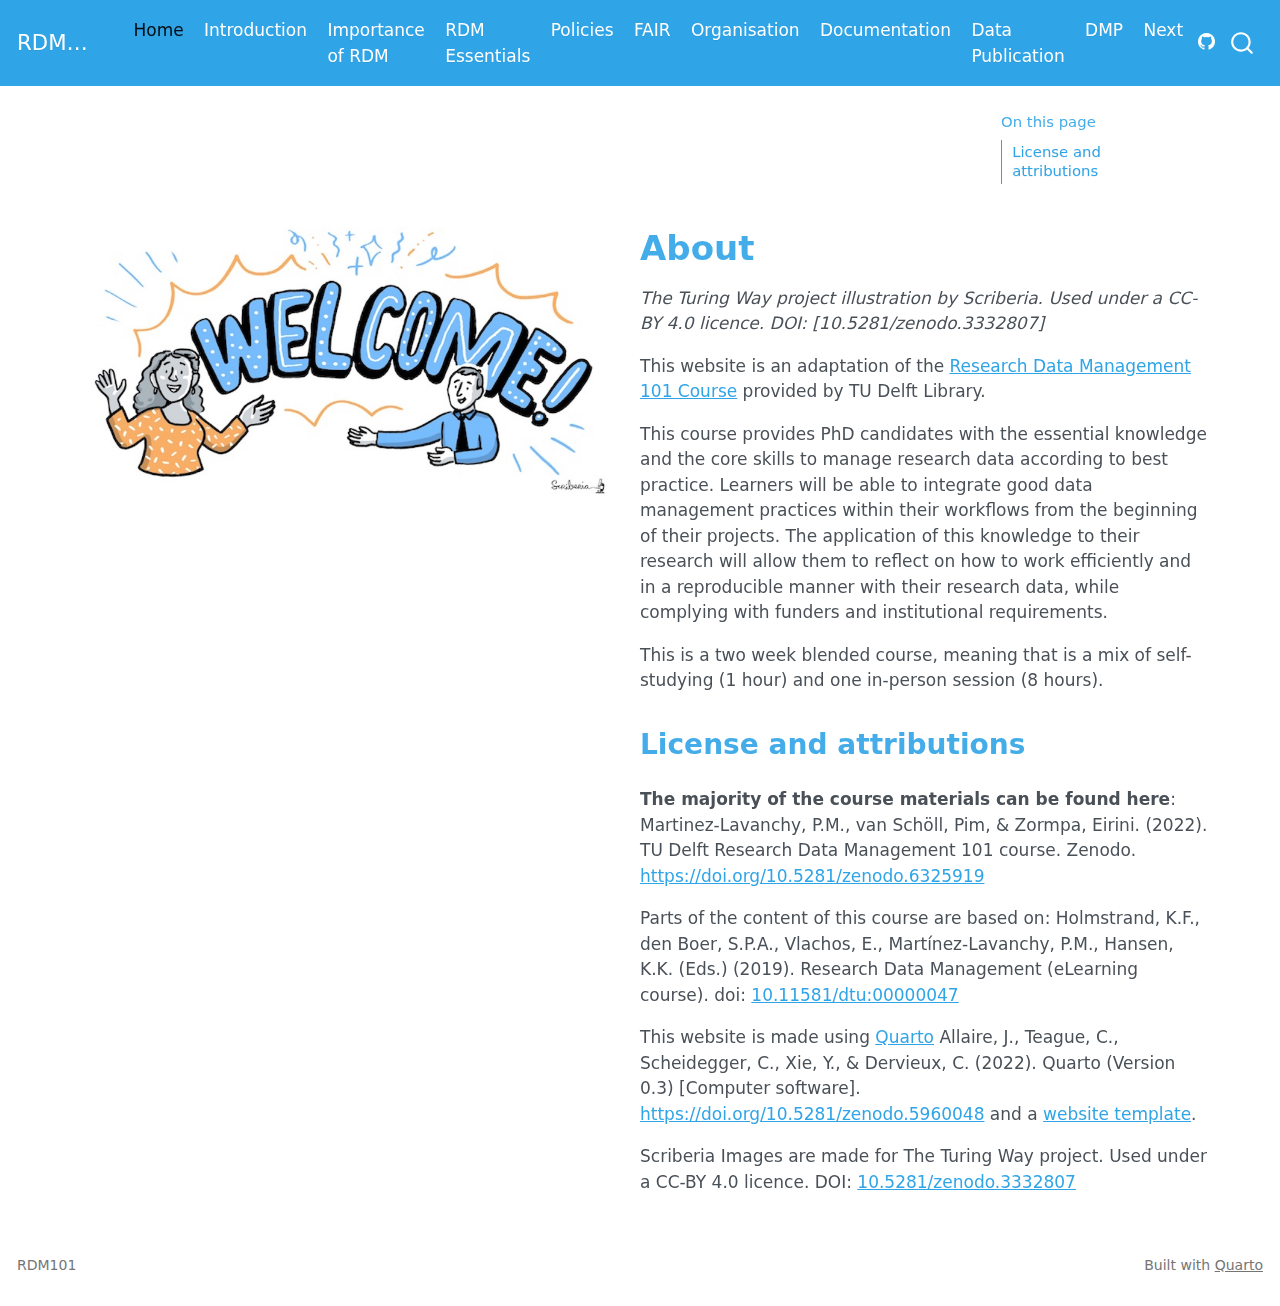
<file: docs/index.html>
<!DOCTYPE html>
<html xmlns="http://www.w3.org/1999/xhtml" lang="en" xml:lang="en"><head>

<meta charset="utf-8">
<meta name="generator" content="quarto-1.3.450">

<meta name="viewport" content="width=device-width, initial-scale=1.0, user-scalable=yes">


<title>RDM 101 - About</title>
<style>
code{white-space: pre-wrap;}
span.smallcaps{font-variant: small-caps;}
div.columns{display: flex; gap: min(4vw, 1.5em);}
div.column{flex: auto; overflow-x: auto;}
div.hanging-indent{margin-left: 1.5em; text-indent: -1.5em;}
ul.task-list{list-style: none;}
ul.task-list li input[type="checkbox"] {
  width: 0.8em;
  margin: 0 0.8em 0.2em -1em; /* quarto-specific, see https://github.com/quarto-dev/quarto-cli/issues/4556 */ 
  vertical-align: middle;
}
</style>


<script src="site_libs/quarto-nav/quarto-nav.js"></script>
<script src="site_libs/quarto-nav/headroom.min.js"></script>
<script src="site_libs/clipboard/clipboard.min.js"></script>
<script src="site_libs/quarto-search/autocomplete.umd.js"></script>
<script src="site_libs/quarto-search/fuse.min.js"></script>
<script src="site_libs/quarto-search/quarto-search.js"></script>
<meta name="quarto:offset" content="./">
<script src="site_libs/quarto-html/quarto.js"></script>
<script src="site_libs/quarto-html/popper.min.js"></script>
<script src="site_libs/quarto-html/tippy.umd.min.js"></script>
<link href="site_libs/quarto-html/tippy.css" rel="stylesheet">
<link href="site_libs/quarto-html/quarto-syntax-highlighting.css" rel="stylesheet" id="quarto-text-highlighting-styles">
<script src="site_libs/bootstrap/bootstrap.min.js"></script>
<link href="site_libs/bootstrap/bootstrap-icons.css" rel="stylesheet">
<link href="site_libs/bootstrap/bootstrap.min.css" rel="stylesheet" id="quarto-bootstrap" data-mode="light">
<script id="quarto-search-options" type="application/json">{
  "location": "navbar",
  "copy-button": false,
  "collapse-after": 3,
  "panel-placement": "end",
  "type": "overlay",
  "limit": 20,
  "language": {
    "search-no-results-text": "No results",
    "search-matching-documents-text": "matching documents",
    "search-copy-link-title": "Copy link to search",
    "search-hide-matches-text": "Hide additional matches",
    "search-more-match-text": "more match in this document",
    "search-more-matches-text": "more matches in this document",
    "search-clear-button-title": "Clear",
    "search-detached-cancel-button-title": "Cancel",
    "search-submit-button-title": "Submit",
    "search-label": "Search"
  }
}</script>


</head>

<body class="nav-fixed">

<div id="quarto-search-results"></div>
  <header id="quarto-header" class="headroom fixed-top">
    <nav class="navbar navbar-expand-lg navbar-dark ">
      <div class="navbar-container container-fluid">
      <div class="navbar-brand-container">
    <a class="navbar-brand" href="./index.html">
    <span class="navbar-title">RDM 101</span>
    </a>
  </div>
            <div id="quarto-search" class="" title="Search"></div>
          <button class="navbar-toggler" type="button" data-bs-toggle="collapse" data-bs-target="#navbarCollapse" aria-controls="navbarCollapse" aria-expanded="false" aria-label="Toggle navigation" onclick="if (window.quartoToggleHeadroom) { window.quartoToggleHeadroom(); }">
  <span class="navbar-toggler-icon"></span>
</button>
          <div class="collapse navbar-collapse" id="navbarCollapse">
            <ul class="navbar-nav navbar-nav-scroll me-auto">
  <li class="nav-item">
    <a class="nav-link active" href="./index.html" rel="" target="" aria-current="page">
 <span class="menu-text">Home</span></a>
  </li>  
  <li class="nav-item">
    <a class="nav-link" href="./01-introduction.html" rel="" target="">
 <span class="menu-text">Introduction</span></a>
  </li>  
  <li class="nav-item">
    <a class="nav-link" href="./02-Importance-RDM.html" rel="" target="">
 <span class="menu-text">Importance of RDM</span></a>
  </li>  
  <li class="nav-item">
    <a class="nav-link" href="./03-Essentials-RDM.html" rel="" target="">
 <span class="menu-text">RDM Essentials</span></a>
  </li>  
  <li class="nav-item">
    <a class="nav-link" href="./04-Policies-RDM.html" rel="" target="">
 <span class="menu-text">Policies</span></a>
  </li>  
  <li class="nav-item">
    <a class="nav-link" href="./05-FAIR.html" rel="" target="">
 <span class="menu-text">FAIR</span></a>
  </li>  
  <li class="nav-item">
    <a class="nav-link" href="./06-Organisation.html" rel="" target="">
 <span class="menu-text">Organisation</span></a>
  </li>  
  <li class="nav-item">
    <a class="nav-link" href="./07-Documentation.html" rel="" target="">
 <span class="menu-text">Documentation</span></a>
  </li>  
  <li class="nav-item">
    <a class="nav-link" href="./08-Publication.html" rel="" target="">
 <span class="menu-text">Data Publication</span></a>
  </li>  
  <li class="nav-item">
    <a class="nav-link" href="./09-DMP.html" rel="" target="">
 <span class="menu-text">DMP</span></a>
  </li>  
  <li class="nav-item">
    <a class="nav-link" href="./10-Next.html" rel="" target="">
 <span class="menu-text">Next</span></a>
  </li>  
</ul>
            <div class="quarto-navbar-tools ms-auto">
    <a href="https://github.com/EstherPlomp/DRA-RDM-1" rel="" title="" class="quarto-navigation-tool px-1" aria-label=""><i class="bi bi-github"></i></a>
</div>
          </div> <!-- /navcollapse -->
      </div> <!-- /container-fluid -->
    </nav>
</header>
<!-- content -->
<div id="quarto-content" class="quarto-container page-columns page-rows-contents page-layout-article page-navbar">
<!-- sidebar -->
<!-- margin-sidebar -->
    <div id="quarto-margin-sidebar" class="sidebar margin-sidebar">
        <nav id="TOC" role="doc-toc" class="toc-active">
    <h2 id="toc-title">On this page</h2>
  <ul>
  <li><a href="#license-and-attributions" id="toc-license-and-attributions" class="nav-link active" data-scroll-target="#license-and-attributions">License and attributions</a></li>
  </ul>
</nav>
    </div>
<!-- main -->
<div class="quarto-about-broadside column-page">
  <div class="about-main">
    <div class="about-entity" style="background-image: url('img/welcome.jpg')"></div>
    <div class="about-contents"><header id="title-block-header" class="quarto-title-block default">
<div class="quarto-title">
<h1 class="title">About</h1>
</div>
<div class="quarto-title-meta">
  </div>
</header><main class="content" id="quarto-document-content">

<p><em>The Turing Way project illustration by Scriberia. Used under a CC-BY 4.0 licence. DOI: [10.5281/zenodo.3332807]</em></p>
<p>This website is an adaptation of the <a href="https://www.tudelft.nl/en/library/research-data-management/r/training-events/training-for-researchers/research-data-management-101">Research Data Management 101 Course</a> provided by TU Delft Library.</p>
<p>This course provides PhD candidates with the essential knowledge and the core skills to manage research data according to best practice. Learners will be able to integrate good data management practices within their workflows from the beginning of their projects. The application of this knowledge to their research will allow them to reflect on how to work efficiently and in a reproducible manner with their research data, while complying with funders and institutional requirements.</p>
<p>This is a two week blended course, meaning that is a mix of self-studying (1 hour) and one in-person session (8 hours).</p>
<section id="license-and-attributions" class="level2">
<h2 data-anchor-id="license-and-attributions">License and attributions</h2>
<p><strong>The majority of the course materials can be found here</strong>: Martinez-Lavanchy, P.M., van Schöll, Pim, &amp; Zormpa, Eirini. (2022). TU Delft Research Data Management 101 course. Zenodo. <a href="https://doi.org/10.5281/zenodo.6325919" class="uri">https://doi.org/10.5281/zenodo.6325919</a></p>
<p>Parts of the content of this course are based on: Holmstrand, K.F., den Boer, S.P.A., Vlachos, E., Martínez-Lavanchy, P.M., Hansen, K.K. (Eds.) (2019). Research Data Management (eLearning course). doi: <a href="https://doi.org/10.11581/dtu:00000047">10.11581/dtu:00000047</a></p>
<p>This website is made using <a href="https://quarto.org/">Quarto</a> Allaire, J., Teague, C., Scheidegger, C., Xie, Y., &amp; Dervieux, C. (2022). Quarto (Version 0.3) [Computer software]. <a href="https://doi.org/10.5281/zenodo.5960048" class="uri">https://doi.org/10.5281/zenodo.5960048</a> and a <a href="https://github.com/jtr13/website-template">website template</a>.</p>
<p>Scriberia Images are made for The Turing Way project. Used under a CC-BY 4.0 licence. DOI: <a href="https://doi.org/10.5281/zenodo.3332807">10.5281/zenodo.3332807</a></p>


</section>
</main></div>
  </div>
</div>
 <!-- /main -->
<script id="quarto-html-after-body" type="application/javascript">
window.document.addEventListener("DOMContentLoaded", function (event) {
  const toggleBodyColorMode = (bsSheetEl) => {
    const mode = bsSheetEl.getAttribute("data-mode");
    const bodyEl = window.document.querySelector("body");
    if (mode === "dark") {
      bodyEl.classList.add("quarto-dark");
      bodyEl.classList.remove("quarto-light");
    } else {
      bodyEl.classList.add("quarto-light");
      bodyEl.classList.remove("quarto-dark");
    }
  }
  const toggleBodyColorPrimary = () => {
    const bsSheetEl = window.document.querySelector("link#quarto-bootstrap");
    if (bsSheetEl) {
      toggleBodyColorMode(bsSheetEl);
    }
  }
  toggleBodyColorPrimary();  
  const isCodeAnnotation = (el) => {
    for (const clz of el.classList) {
      if (clz.startsWith('code-annotation-')) {                     
        return true;
      }
    }
    return false;
  }
  const clipboard = new window.ClipboardJS('.code-copy-button', {
    text: function(trigger) {
      const codeEl = trigger.previousElementSibling.cloneNode(true);
      for (const childEl of codeEl.children) {
        if (isCodeAnnotation(childEl)) {
          childEl.remove();
        }
      }
      return codeEl.innerText;
    }
  });
  clipboard.on('success', function(e) {
    // button target
    const button = e.trigger;
    // don't keep focus
    button.blur();
    // flash "checked"
    button.classList.add('code-copy-button-checked');
    var currentTitle = button.getAttribute("title");
    button.setAttribute("title", "Copied!");
    let tooltip;
    if (window.bootstrap) {
      button.setAttribute("data-bs-toggle", "tooltip");
      button.setAttribute("data-bs-placement", "left");
      button.setAttribute("data-bs-title", "Copied!");
      tooltip = new bootstrap.Tooltip(button, 
        { trigger: "manual", 
          customClass: "code-copy-button-tooltip",
          offset: [0, -8]});
      tooltip.show();    
    }
    setTimeout(function() {
      if (tooltip) {
        tooltip.hide();
        button.removeAttribute("data-bs-title");
        button.removeAttribute("data-bs-toggle");
        button.removeAttribute("data-bs-placement");
      }
      button.setAttribute("title", currentTitle);
      button.classList.remove('code-copy-button-checked');
    }, 1000);
    // clear code selection
    e.clearSelection();
  });
  function tippyHover(el, contentFn) {
    const config = {
      allowHTML: true,
      content: contentFn,
      maxWidth: 500,
      delay: 100,
      arrow: false,
      appendTo: function(el) {
          return el.parentElement;
      },
      interactive: true,
      interactiveBorder: 10,
      theme: 'quarto',
      placement: 'bottom-start'
    };
    window.tippy(el, config); 
  }
  const noterefs = window.document.querySelectorAll('a[role="doc-noteref"]');
  for (var i=0; i<noterefs.length; i++) {
    const ref = noterefs[i];
    tippyHover(ref, function() {
      // use id or data attribute instead here
      let href = ref.getAttribute('data-footnote-href') || ref.getAttribute('href');
      try { href = new URL(href).hash; } catch {}
      const id = href.replace(/^#\/?/, "");
      const note = window.document.getElementById(id);
      return note.innerHTML;
    });
  }
      let selectedAnnoteEl;
      const selectorForAnnotation = ( cell, annotation) => {
        let cellAttr = 'data-code-cell="' + cell + '"';
        let lineAttr = 'data-code-annotation="' +  annotation + '"';
        const selector = 'span[' + cellAttr + '][' + lineAttr + ']';
        return selector;
      }
      const selectCodeLines = (annoteEl) => {
        const doc = window.document;
        const targetCell = annoteEl.getAttribute("data-target-cell");
        const targetAnnotation = annoteEl.getAttribute("data-target-annotation");
        const annoteSpan = window.document.querySelector(selectorForAnnotation(targetCell, targetAnnotation));
        const lines = annoteSpan.getAttribute("data-code-lines").split(",");
        const lineIds = lines.map((line) => {
          return targetCell + "-" + line;
        })
        let top = null;
        let height = null;
        let parent = null;
        if (lineIds.length > 0) {
            //compute the position of the single el (top and bottom and make a div)
            const el = window.document.getElementById(lineIds[0]);
            top = el.offsetTop;
            height = el.offsetHeight;
            parent = el.parentElement.parentElement;
          if (lineIds.length > 1) {
            const lastEl = window.document.getElementById(lineIds[lineIds.length - 1]);
            const bottom = lastEl.offsetTop + lastEl.offsetHeight;
            height = bottom - top;
          }
          if (top !== null && height !== null && parent !== null) {
            // cook up a div (if necessary) and position it 
            let div = window.document.getElementById("code-annotation-line-highlight");
            if (div === null) {
              div = window.document.createElement("div");
              div.setAttribute("id", "code-annotation-line-highlight");
              div.style.position = 'absolute';
              parent.appendChild(div);
            }
            div.style.top = top - 2 + "px";
            div.style.height = height + 4 + "px";
            let gutterDiv = window.document.getElementById("code-annotation-line-highlight-gutter");
            if (gutterDiv === null) {
              gutterDiv = window.document.createElement("div");
              gutterDiv.setAttribute("id", "code-annotation-line-highlight-gutter");
              gutterDiv.style.position = 'absolute';
              const codeCell = window.document.getElementById(targetCell);
              const gutter = codeCell.querySelector('.code-annotation-gutter');
              gutter.appendChild(gutterDiv);
            }
            gutterDiv.style.top = top - 2 + "px";
            gutterDiv.style.height = height + 4 + "px";
          }
          selectedAnnoteEl = annoteEl;
        }
      };
      const unselectCodeLines = () => {
        const elementsIds = ["code-annotation-line-highlight", "code-annotation-line-highlight-gutter"];
        elementsIds.forEach((elId) => {
          const div = window.document.getElementById(elId);
          if (div) {
            div.remove();
          }
        });
        selectedAnnoteEl = undefined;
      };
      // Attach click handler to the DT
      const annoteDls = window.document.querySelectorAll('dt[data-target-cell]');
      for (const annoteDlNode of annoteDls) {
        annoteDlNode.addEventListener('click', (event) => {
          const clickedEl = event.target;
          if (clickedEl !== selectedAnnoteEl) {
            unselectCodeLines();
            const activeEl = window.document.querySelector('dt[data-target-cell].code-annotation-active');
            if (activeEl) {
              activeEl.classList.remove('code-annotation-active');
            }
            selectCodeLines(clickedEl);
            clickedEl.classList.add('code-annotation-active');
          } else {
            // Unselect the line
            unselectCodeLines();
            clickedEl.classList.remove('code-annotation-active');
          }
        });
      }
  const findCites = (el) => {
    const parentEl = el.parentElement;
    if (parentEl) {
      const cites = parentEl.dataset.cites;
      if (cites) {
        return {
          el,
          cites: cites.split(' ')
        };
      } else {
        return findCites(el.parentElement)
      }
    } else {
      return undefined;
    }
  };
  var bibliorefs = window.document.querySelectorAll('a[role="doc-biblioref"]');
  for (var i=0; i<bibliorefs.length; i++) {
    const ref = bibliorefs[i];
    const citeInfo = findCites(ref);
    if (citeInfo) {
      tippyHover(citeInfo.el, function() {
        var popup = window.document.createElement('div');
        citeInfo.cites.forEach(function(cite) {
          var citeDiv = window.document.createElement('div');
          citeDiv.classList.add('hanging-indent');
          citeDiv.classList.add('csl-entry');
          var biblioDiv = window.document.getElementById('ref-' + cite);
          if (biblioDiv) {
            citeDiv.innerHTML = biblioDiv.innerHTML;
          }
          popup.appendChild(citeDiv);
        });
        return popup.innerHTML;
      });
    }
  }
});
</script>
</div> <!-- /content -->
<footer class="footer">
  <div class="nav-footer">
    <div class="nav-footer-left">RDM101</div>   
    <div class="nav-footer-center">
      &nbsp;
    </div>
    <div class="nav-footer-right">Built with <a href="https://quarto.org/">Quarto</a></div>
  </div>
</footer>



</body></html>
</file>
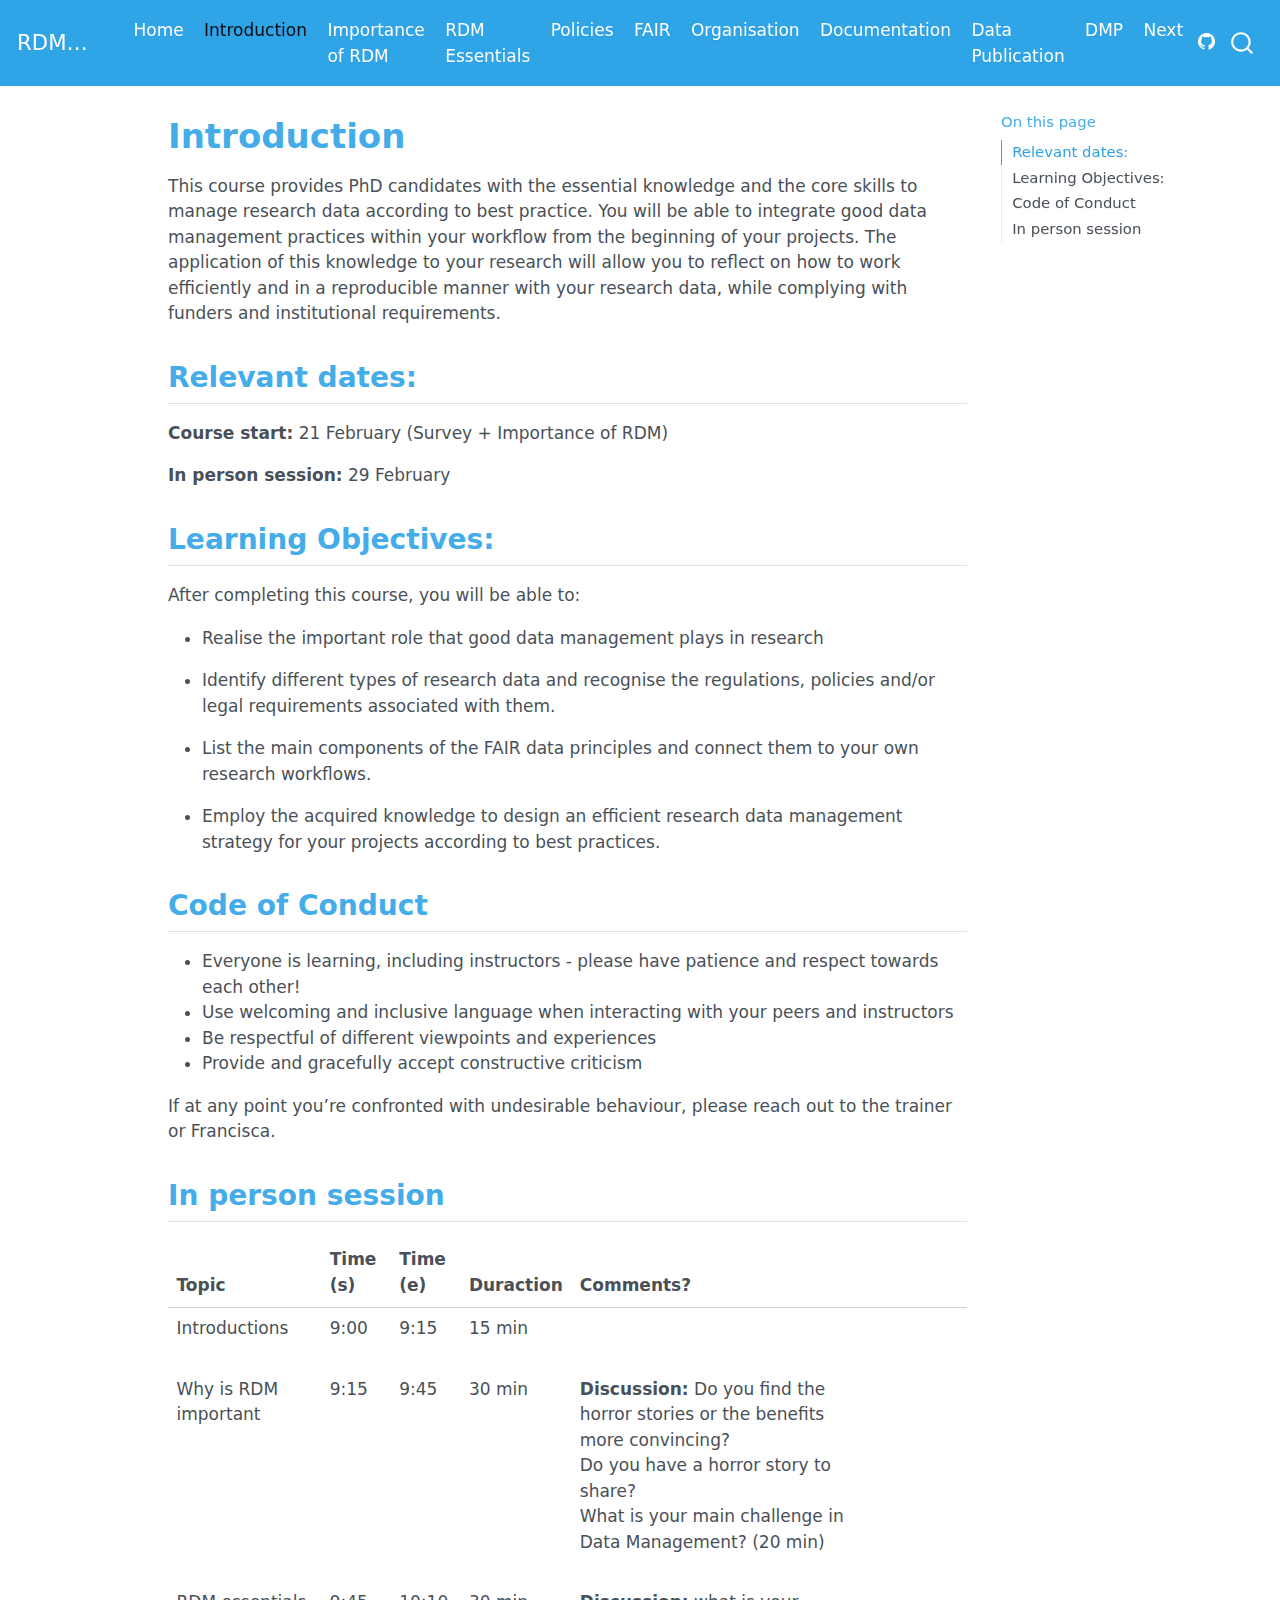
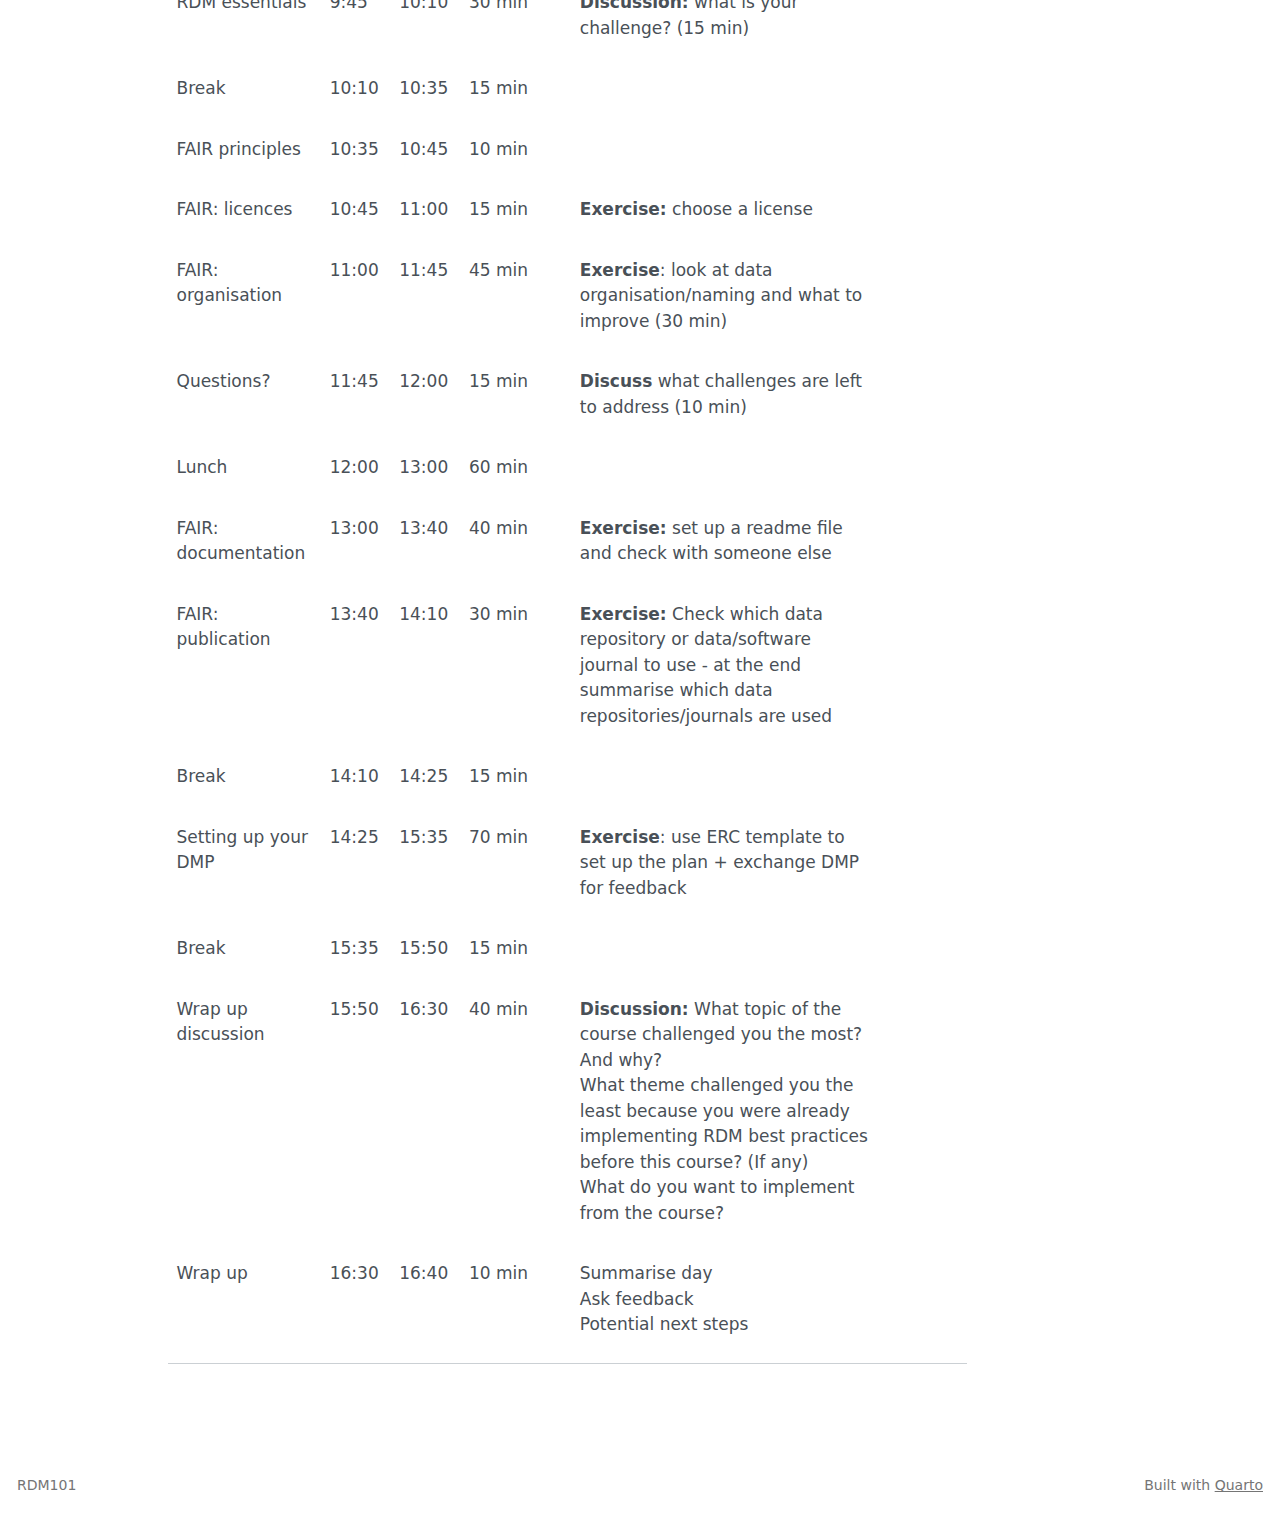
<file: docs/01-introduction.html>
<!DOCTYPE html>
<html xmlns="http://www.w3.org/1999/xhtml" lang="en" xml:lang="en"><head>

<meta charset="utf-8">
<meta name="generator" content="quarto-1.3.450">

<meta name="viewport" content="width=device-width, initial-scale=1.0, user-scalable=yes">


<title>RDM 101 - Introduction</title>
<style>
code{white-space: pre-wrap;}
span.smallcaps{font-variant: small-caps;}
div.columns{display: flex; gap: min(4vw, 1.5em);}
div.column{flex: auto; overflow-x: auto;}
div.hanging-indent{margin-left: 1.5em; text-indent: -1.5em;}
ul.task-list{list-style: none;}
ul.task-list li input[type="checkbox"] {
  width: 0.8em;
  margin: 0 0.8em 0.2em -1em; /* quarto-specific, see https://github.com/quarto-dev/quarto-cli/issues/4556 */ 
  vertical-align: middle;
}
</style>


<script src="site_libs/quarto-nav/quarto-nav.js"></script>
<script src="site_libs/quarto-nav/headroom.min.js"></script>
<script src="site_libs/clipboard/clipboard.min.js"></script>
<script src="site_libs/quarto-search/autocomplete.umd.js"></script>
<script src="site_libs/quarto-search/fuse.min.js"></script>
<script src="site_libs/quarto-search/quarto-search.js"></script>
<meta name="quarto:offset" content="./">
<script src="site_libs/quarto-html/quarto.js"></script>
<script src="site_libs/quarto-html/popper.min.js"></script>
<script src="site_libs/quarto-html/tippy.umd.min.js"></script>
<script src="site_libs/quarto-html/anchor.min.js"></script>
<link href="site_libs/quarto-html/tippy.css" rel="stylesheet">
<link href="site_libs/quarto-html/quarto-syntax-highlighting.css" rel="stylesheet" id="quarto-text-highlighting-styles">
<script src="site_libs/bootstrap/bootstrap.min.js"></script>
<link href="site_libs/bootstrap/bootstrap-icons.css" rel="stylesheet">
<link href="site_libs/bootstrap/bootstrap.min.css" rel="stylesheet" id="quarto-bootstrap" data-mode="light">
<script id="quarto-search-options" type="application/json">{
  "location": "navbar",
  "copy-button": false,
  "collapse-after": 3,
  "panel-placement": "end",
  "type": "overlay",
  "limit": 20,
  "language": {
    "search-no-results-text": "No results",
    "search-matching-documents-text": "matching documents",
    "search-copy-link-title": "Copy link to search",
    "search-hide-matches-text": "Hide additional matches",
    "search-more-match-text": "more match in this document",
    "search-more-matches-text": "more matches in this document",
    "search-clear-button-title": "Clear",
    "search-detached-cancel-button-title": "Cancel",
    "search-submit-button-title": "Submit",
    "search-label": "Search"
  }
}</script>


</head>

<body class="nav-fixed">

<div id="quarto-search-results"></div>
  <header id="quarto-header" class="headroom fixed-top">
    <nav class="navbar navbar-expand-lg navbar-dark ">
      <div class="navbar-container container-fluid">
      <div class="navbar-brand-container">
    <a class="navbar-brand" href="./index.html">
    <span class="navbar-title">RDM 101</span>
    </a>
  </div>
            <div id="quarto-search" class="" title="Search"></div>
          <button class="navbar-toggler" type="button" data-bs-toggle="collapse" data-bs-target="#navbarCollapse" aria-controls="navbarCollapse" aria-expanded="false" aria-label="Toggle navigation" onclick="if (window.quartoToggleHeadroom) { window.quartoToggleHeadroom(); }">
  <span class="navbar-toggler-icon"></span>
</button>
          <div class="collapse navbar-collapse" id="navbarCollapse">
            <ul class="navbar-nav navbar-nav-scroll me-auto">
  <li class="nav-item">
    <a class="nav-link" href="./index.html" rel="" target="">
 <span class="menu-text">Home</span></a>
  </li>  
  <li class="nav-item">
    <a class="nav-link active" href="./01-introduction.html" rel="" target="" aria-current="page">
 <span class="menu-text">Introduction</span></a>
  </li>  
  <li class="nav-item">
    <a class="nav-link" href="./02-Importance-RDM.html" rel="" target="">
 <span class="menu-text">Importance of RDM</span></a>
  </li>  
  <li class="nav-item">
    <a class="nav-link" href="./03-Essentials-RDM.html" rel="" target="">
 <span class="menu-text">RDM Essentials</span></a>
  </li>  
  <li class="nav-item">
    <a class="nav-link" href="./04-Policies-RDM.html" rel="" target="">
 <span class="menu-text">Policies</span></a>
  </li>  
  <li class="nav-item">
    <a class="nav-link" href="./05-FAIR.html" rel="" target="">
 <span class="menu-text">FAIR</span></a>
  </li>  
  <li class="nav-item">
    <a class="nav-link" href="./06-Organisation.html" rel="" target="">
 <span class="menu-text">Organisation</span></a>
  </li>  
  <li class="nav-item">
    <a class="nav-link" href="./07-Documentation.html" rel="" target="">
 <span class="menu-text">Documentation</span></a>
  </li>  
  <li class="nav-item">
    <a class="nav-link" href="./08-Publication.html" rel="" target="">
 <span class="menu-text">Data Publication</span></a>
  </li>  
  <li class="nav-item">
    <a class="nav-link" href="./09-DMP.html" rel="" target="">
 <span class="menu-text">DMP</span></a>
  </li>  
  <li class="nav-item">
    <a class="nav-link" href="./10-Next.html" rel="" target="">
 <span class="menu-text">Next</span></a>
  </li>  
</ul>
            <div class="quarto-navbar-tools ms-auto">
    <a href="https://github.com/EstherPlomp/DRA-RDM-1" rel="" title="" class="quarto-navigation-tool px-1" aria-label=""><i class="bi bi-github"></i></a>
</div>
          </div> <!-- /navcollapse -->
      </div> <!-- /container-fluid -->
    </nav>
</header>
<!-- content -->
<div id="quarto-content" class="quarto-container page-columns page-rows-contents page-layout-article page-navbar">
<!-- sidebar -->
<!-- margin-sidebar -->
    <div id="quarto-margin-sidebar" class="sidebar margin-sidebar">
        <nav id="TOC" role="doc-toc" class="toc-active">
    <h2 id="toc-title">On this page</h2>
   
  <ul>
  <li><a href="#relevant-dates" id="toc-relevant-dates" class="nav-link active" data-scroll-target="#relevant-dates">Relevant dates:</a></li>
  <li><a href="#learning-objectives" id="toc-learning-objectives" class="nav-link" data-scroll-target="#learning-objectives">Learning Objectives:</a></li>
  <li><a href="#code-of-conduct" id="toc-code-of-conduct" class="nav-link" data-scroll-target="#code-of-conduct">Code of Conduct</a></li>
  <li><a href="#in-person-session" id="toc-in-person-session" class="nav-link" data-scroll-target="#in-person-session">In person session</a></li>
  </ul>
</nav>
    </div>
<!-- main -->
<main class="content" id="quarto-document-content">

<header id="title-block-header" class="quarto-title-block default">
<div class="quarto-title">
<h1 class="title">Introduction</h1>
</div>



<div class="quarto-title-meta">

    
  
    
  </div>
  

</header>

<p>This course provides PhD candidates with the essential knowledge and the core skills to manage research data according to best practice. You will be able to integrate good data management practices within your workflow from the beginning of your projects. The application of this knowledge to your research will allow you to reflect on how to work efficiently and in a reproducible manner with your research data, while complying with funders and institutional requirements.</p>
<section id="relevant-dates" class="level2">
<h2 class="anchored" data-anchor-id="relevant-dates">Relevant dates:</h2>
<p><strong>Course start:</strong> 21 February (Survey + Importance of RDM)</p>
<p><strong>In person session:</strong> 29 February</p>
</section>
<section id="learning-objectives" class="level2">
<h2 class="anchored" data-anchor-id="learning-objectives">Learning Objectives:</h2>
<p>After completing this course, you will be able to:</p>
<ul>
<li><p>Realise the important role that good data management plays in research</p></li>
<li><p>Identify different types of research data and recognise the regulations, policies and/or legal requirements associated with them.</p></li>
<li><p>List the main components of the FAIR data principles and connect them to your own research workflows.</p></li>
<li><p>Employ the acquired knowledge to design an efficient research data management strategy for your projects according to best practices.</p></li>
</ul>
</section>
<section id="code-of-conduct" class="level2">
<h2 class="anchored" data-anchor-id="code-of-conduct">Code of Conduct</h2>
<ul>
<li>Everyone is learning, including instructors - please have patience and respect towards each other!</li>
<li>Use welcoming and inclusive language when interacting with your peers and instructors</li>
<li>Be respectful of different viewpoints and experiences</li>
<li>Provide and gracefully accept constructive criticism</li>
</ul>
<p>If at any point you’re confronted with undesirable behaviour, please reach out to the trainer or Francisca.</p>
</section>
<section id="in-person-session" class="level2">
<h2 class="anchored" data-anchor-id="in-person-session">In person session</h2>

<table class="table">
<thead>
<tr class="header">
<th>
<p>
Topic
</p>
</th>
<th>
<p>
Time (s)
</p>
</th>
<th>
<p>
Time (e)
</p>
</th>
<th>
<p>
Duraction
</p>
</th>
<th>
<p>
Comments?
</p>
</th>
<th>
<p>
</p>
</th>
<th>
<p>
</p>
</th>
<th>
<p>
</p>
</th>
<th>
<p>
</p>
</th>
<th>
<p>
</p>
</th>
</tr>
</thead>
<tbody>
<tr class="odd">
<td>
<p>
Introductions
</p>
</td>
<td>
<p>
9:00
</p>
</td>
<td>
<p>
9:15
</p>
</td>
<td>
<p>
15 min
</p>
</td>
<td>
</td>
<td>
</td>
<td>
</td>
<td>
</td>
<td>
</td>
<td>
</td>
</tr>
<tr class="even">
<td>
<p>
Why is RDM important
</p>
</td>
<td>
<p>
9:15
</p>
</td>
<td>
<p>
9:45
</p>
</td>
<td>
<p>
30 min
</p>
</td>
<td>
<p>
<strong>Discussion:</strong> Do you find the horror stories or the benefits more convincing? <br> Do you have a horror story to share?<br> What is your main challenge in Data Management? (20 min)
</p>
</td>
<td>
</td>
<td>
</td>
<td>
</td>
<td>
</td>
<td>
</td>
</tr>
<tr class="odd">
<td>
<p>
RDM essentials
</p>
</td>
<td>
<p>
9:45
</p>
</td>
<td>
<p>
10:10
</p>
</td>
<td>
<p>
30 min
</p>
</td>
<td>
<p>
<strong>Discussion:</strong> what is your challenge? (15 min)
</p>
</td>
<td>
</td>
<td>
</td>
<td>
</td>
<td>
</td>
<td>
</td>
</tr>
<tr class="even">
<td>
<p>
Break
</p>
</td>
<td>
<p>
10:10
</p>
</td>
<td>
<p>
10:35
</p>
</td>
<td>
<p>
15 min
</p>
</td>
<td>
</td>
<td>
</td>
<td>
</td>
<td>
</td>
<td>
</td>
<td>
</td>
</tr>
<tr class="odd">
<td>
<p>
FAIR principles
</p>
</td>
<td>
<p>
10:35
</p>
</td>
<td>
<p>
10:45
</p>
</td>
<td>
<p>
10 min
</p>
</td>
<td>
</td>
<td>
</td>
<td>
</td>
<td>
</td>
<td>
</td>
<td>
</td>
</tr>
<tr class="even">
<td>
<p>
FAIR: licences
</p>
</td>
<td>
<p>
10:45
</p>
</td>
<td>
<p>
11:00
</p>
</td>
<td>
<p>
15 min
</p>
</td>
<td>
<p>
<strong>Exercise:</strong> choose a license
</p>
</td>
<td>
</td>
<td>
</td>
<td>
</td>
<td>
</td>
<td>
</td>
</tr>
<tr class="odd">
<td>
<p>
FAIR: organisation
</p>
</td>
<td>
<p>
11:00
</p>
</td>
<td>
<p>
11:45
</p>
</td>
<td>
<p>
45 min
</p>
</td>
<td>
<p>
<strong>Exercise</strong>: look at data organisation/naming and what to improve (30 min)
</p>
</td>
<td>
</td>
<td>
</td>
<td>
</td>
<td>
</td>
<td>
</td>
</tr>
<tr class="even">
<td>
<p>
Questions?
</p>
</td>
<td>
<p>
11:45
</p>
</td>
<td>
<p>
12:00
</p>
</td>
<td>
<p>
15 min
</p>
</td>
<td>
<p>
<strong>Discuss</strong> what challenges are left to address (10 min)
</p>
</td>
<td>
</td>
<td>
</td>
<td>
</td>
<td>
</td>
<td>
</td>
</tr>
<tr class="odd">
<td>
<p>
Lunch
</p>
</td>
<td>
<p>
12:00
</p>
</td>
<td>
<p>
13:00
</p>
</td>
<td>
<p>
60 min
</p>
</td>
<td>
</td>
<td>
</td>
<td>
</td>
<td>
</td>
<td>
</td>
<td>
</td>
</tr>
<tr class="even">
<td>
<p>
FAIR: documentation
</p>
</td>
<td>
<p>
13:00
</p>
</td>
<td>
<p>
13:40
</p>
</td>
<td>
<p>
40 min
</p>
</td>
<td>
<p>
<strong>Exercise:</strong> set up a readme file and check with someone else
</p>
</td>
<td>
</td>
<td>
</td>
<td>
</td>
<td>
</td>
<td>
</td>
</tr>
<tr class="odd">
<td>
<p>
FAIR: publication
</p>
</td>
<td>
<p>
13:40
</p>
</td>
<td>
<p>
14:10
</p>
</td>
<td>
<p>
30 min
</p>
</td>
<td>
<p>
<strong>Exercise:</strong> Check which data repository or data/software journal to use - at the end summarise which data repositories/journals are used
</p>
</td>
<td>
</td>
<td>
</td>
<td>
</td>
<td>
</td>
<td>
</td>
</tr>
<tr class="even">
<td>
<p>
Break
</p>
</td>
<td>
<p>
14:10
</p>
</td>
<td>
<p>
14:25
</p>
</td>
<td>
<p>
15 min
</p>
</td>
<td>
</td>
<td>
</td>
<td>
</td>
<td>
</td>
<td>
</td>
<td>
</td>
</tr>
<tr class="odd">
<td>
<p>
Setting up your DMP
</p>
</td>
<td>
<p>
14:25
</p>
</td>
<td>
<p>
15:35
</p>
</td>
<td>
<p>
70 min
</p>
</td>
<td>
<p>
<strong>Exercise</strong>: use ERC template to set up the plan + exchange DMP for feedback
</p>
</td>
<td>
</td>
<td>
</td>
<td>
</td>
<td>
</td>
<td>
</td>
</tr>
<tr class="even">
<td>
<p>
Break
</p>
</td>
<td>
<p>
15:35
</p>
</td>
<td>
<p>
15:50
</p>
</td>
<td>
<p>
15 min
</p>
</td>
<td>
</td>
<td>
</td>
<td>
</td>
<td>
</td>
<td>
</td>
<td>
</td>
</tr>
<tr class="odd">
<td>
<p>
Wrap up discussion
</p>
</td>
<td>
<p>
15:50
</p>
</td>
<td>
<p>
16:30
</p>
</td>
<td>
<p>
40 min
</p>
</td>
<td>
<p>
<strong>Discussion:</strong> What topic of the course challenged you the most? And why?<br> What theme challenged you the least because you were already implementing RDM best practices before this course? (If any)<br> What do you want to implement from the course?
</p>
</td>
<td>
</td>
<td>
</td>
<td>
</td>
<td>
</td>
<td>
</td>
</tr>
<tr class="even">
<td>
<p>
Wrap up
</p>
</td>
<td>
<p>
16:30
</p>
</td>
<td>
<p>
16:40
</p>
</td>
<td>
<p>
10 min
</p>
</td>
<td>
<p>
Summarise day<br> Ask feedback<br> Potential next steps
</p>
</td>
<td>
</td>
<td>
</td>
<td>
</td>
<td>
</td>
<td>
</td>
</tr>
</tbody>

</table>


</section>

</main> <!-- /main -->
<script id="quarto-html-after-body" type="application/javascript">
window.document.addEventListener("DOMContentLoaded", function (event) {
  const toggleBodyColorMode = (bsSheetEl) => {
    const mode = bsSheetEl.getAttribute("data-mode");
    const bodyEl = window.document.querySelector("body");
    if (mode === "dark") {
      bodyEl.classList.add("quarto-dark");
      bodyEl.classList.remove("quarto-light");
    } else {
      bodyEl.classList.add("quarto-light");
      bodyEl.classList.remove("quarto-dark");
    }
  }
  const toggleBodyColorPrimary = () => {
    const bsSheetEl = window.document.querySelector("link#quarto-bootstrap");
    if (bsSheetEl) {
      toggleBodyColorMode(bsSheetEl);
    }
  }
  toggleBodyColorPrimary();  
  const icon = "";
  const anchorJS = new window.AnchorJS();
  anchorJS.options = {
    placement: 'right',
    icon: icon
  };
  anchorJS.add('.anchored');
  const isCodeAnnotation = (el) => {
    for (const clz of el.classList) {
      if (clz.startsWith('code-annotation-')) {                     
        return true;
      }
    }
    return false;
  }
  const clipboard = new window.ClipboardJS('.code-copy-button', {
    text: function(trigger) {
      const codeEl = trigger.previousElementSibling.cloneNode(true);
      for (const childEl of codeEl.children) {
        if (isCodeAnnotation(childEl)) {
          childEl.remove();
        }
      }
      return codeEl.innerText;
    }
  });
  clipboard.on('success', function(e) {
    // button target
    const button = e.trigger;
    // don't keep focus
    button.blur();
    // flash "checked"
    button.classList.add('code-copy-button-checked');
    var currentTitle = button.getAttribute("title");
    button.setAttribute("title", "Copied!");
    let tooltip;
    if (window.bootstrap) {
      button.setAttribute("data-bs-toggle", "tooltip");
      button.setAttribute("data-bs-placement", "left");
      button.setAttribute("data-bs-title", "Copied!");
      tooltip = new bootstrap.Tooltip(button, 
        { trigger: "manual", 
          customClass: "code-copy-button-tooltip",
          offset: [0, -8]});
      tooltip.show();    
    }
    setTimeout(function() {
      if (tooltip) {
        tooltip.hide();
        button.removeAttribute("data-bs-title");
        button.removeAttribute("data-bs-toggle");
        button.removeAttribute("data-bs-placement");
      }
      button.setAttribute("title", currentTitle);
      button.classList.remove('code-copy-button-checked');
    }, 1000);
    // clear code selection
    e.clearSelection();
  });
  function tippyHover(el, contentFn) {
    const config = {
      allowHTML: true,
      content: contentFn,
      maxWidth: 500,
      delay: 100,
      arrow: false,
      appendTo: function(el) {
          return el.parentElement;
      },
      interactive: true,
      interactiveBorder: 10,
      theme: 'quarto',
      placement: 'bottom-start'
    };
    window.tippy(el, config); 
  }
  const noterefs = window.document.querySelectorAll('a[role="doc-noteref"]');
  for (var i=0; i<noterefs.length; i++) {
    const ref = noterefs[i];
    tippyHover(ref, function() {
      // use id or data attribute instead here
      let href = ref.getAttribute('data-footnote-href') || ref.getAttribute('href');
      try { href = new URL(href).hash; } catch {}
      const id = href.replace(/^#\/?/, "");
      const note = window.document.getElementById(id);
      return note.innerHTML;
    });
  }
      let selectedAnnoteEl;
      const selectorForAnnotation = ( cell, annotation) => {
        let cellAttr = 'data-code-cell="' + cell + '"';
        let lineAttr = 'data-code-annotation="' +  annotation + '"';
        const selector = 'span[' + cellAttr + '][' + lineAttr + ']';
        return selector;
      }
      const selectCodeLines = (annoteEl) => {
        const doc = window.document;
        const targetCell = annoteEl.getAttribute("data-target-cell");
        const targetAnnotation = annoteEl.getAttribute("data-target-annotation");
        const annoteSpan = window.document.querySelector(selectorForAnnotation(targetCell, targetAnnotation));
        const lines = annoteSpan.getAttribute("data-code-lines").split(",");
        const lineIds = lines.map((line) => {
          return targetCell + "-" + line;
        })
        let top = null;
        let height = null;
        let parent = null;
        if (lineIds.length > 0) {
            //compute the position of the single el (top and bottom and make a div)
            const el = window.document.getElementById(lineIds[0]);
            top = el.offsetTop;
            height = el.offsetHeight;
            parent = el.parentElement.parentElement;
          if (lineIds.length > 1) {
            const lastEl = window.document.getElementById(lineIds[lineIds.length - 1]);
            const bottom = lastEl.offsetTop + lastEl.offsetHeight;
            height = bottom - top;
          }
          if (top !== null && height !== null && parent !== null) {
            // cook up a div (if necessary) and position it 
            let div = window.document.getElementById("code-annotation-line-highlight");
            if (div === null) {
              div = window.document.createElement("div");
              div.setAttribute("id", "code-annotation-line-highlight");
              div.style.position = 'absolute';
              parent.appendChild(div);
            }
            div.style.top = top - 2 + "px";
            div.style.height = height + 4 + "px";
            let gutterDiv = window.document.getElementById("code-annotation-line-highlight-gutter");
            if (gutterDiv === null) {
              gutterDiv = window.document.createElement("div");
              gutterDiv.setAttribute("id", "code-annotation-line-highlight-gutter");
              gutterDiv.style.position = 'absolute';
              const codeCell = window.document.getElementById(targetCell);
              const gutter = codeCell.querySelector('.code-annotation-gutter');
              gutter.appendChild(gutterDiv);
            }
            gutterDiv.style.top = top - 2 + "px";
            gutterDiv.style.height = height + 4 + "px";
          }
          selectedAnnoteEl = annoteEl;
        }
      };
      const unselectCodeLines = () => {
        const elementsIds = ["code-annotation-line-highlight", "code-annotation-line-highlight-gutter"];
        elementsIds.forEach((elId) => {
          const div = window.document.getElementById(elId);
          if (div) {
            div.remove();
          }
        });
        selectedAnnoteEl = undefined;
      };
      // Attach click handler to the DT
      const annoteDls = window.document.querySelectorAll('dt[data-target-cell]');
      for (const annoteDlNode of annoteDls) {
        annoteDlNode.addEventListener('click', (event) => {
          const clickedEl = event.target;
          if (clickedEl !== selectedAnnoteEl) {
            unselectCodeLines();
            const activeEl = window.document.querySelector('dt[data-target-cell].code-annotation-active');
            if (activeEl) {
              activeEl.classList.remove('code-annotation-active');
            }
            selectCodeLines(clickedEl);
            clickedEl.classList.add('code-annotation-active');
          } else {
            // Unselect the line
            unselectCodeLines();
            clickedEl.classList.remove('code-annotation-active');
          }
        });
      }
  const findCites = (el) => {
    const parentEl = el.parentElement;
    if (parentEl) {
      const cites = parentEl.dataset.cites;
      if (cites) {
        return {
          el,
          cites: cites.split(' ')
        };
      } else {
        return findCites(el.parentElement)
      }
    } else {
      return undefined;
    }
  };
  var bibliorefs = window.document.querySelectorAll('a[role="doc-biblioref"]');
  for (var i=0; i<bibliorefs.length; i++) {
    const ref = bibliorefs[i];
    const citeInfo = findCites(ref);
    if (citeInfo) {
      tippyHover(citeInfo.el, function() {
        var popup = window.document.createElement('div');
        citeInfo.cites.forEach(function(cite) {
          var citeDiv = window.document.createElement('div');
          citeDiv.classList.add('hanging-indent');
          citeDiv.classList.add('csl-entry');
          var biblioDiv = window.document.getElementById('ref-' + cite);
          if (biblioDiv) {
            citeDiv.innerHTML = biblioDiv.innerHTML;
          }
          popup.appendChild(citeDiv);
        });
        return popup.innerHTML;
      });
    }
  }
});
</script>
</div> <!-- /content -->
<footer class="footer">
  <div class="nav-footer">
    <div class="nav-footer-left">RDM101</div>   
    <div class="nav-footer-center">
      &nbsp;
    </div>
    <div class="nav-footer-right">Built with <a href="https://quarto.org/">Quarto</a></div>
  </div>
</footer>



</body></html>
</file>
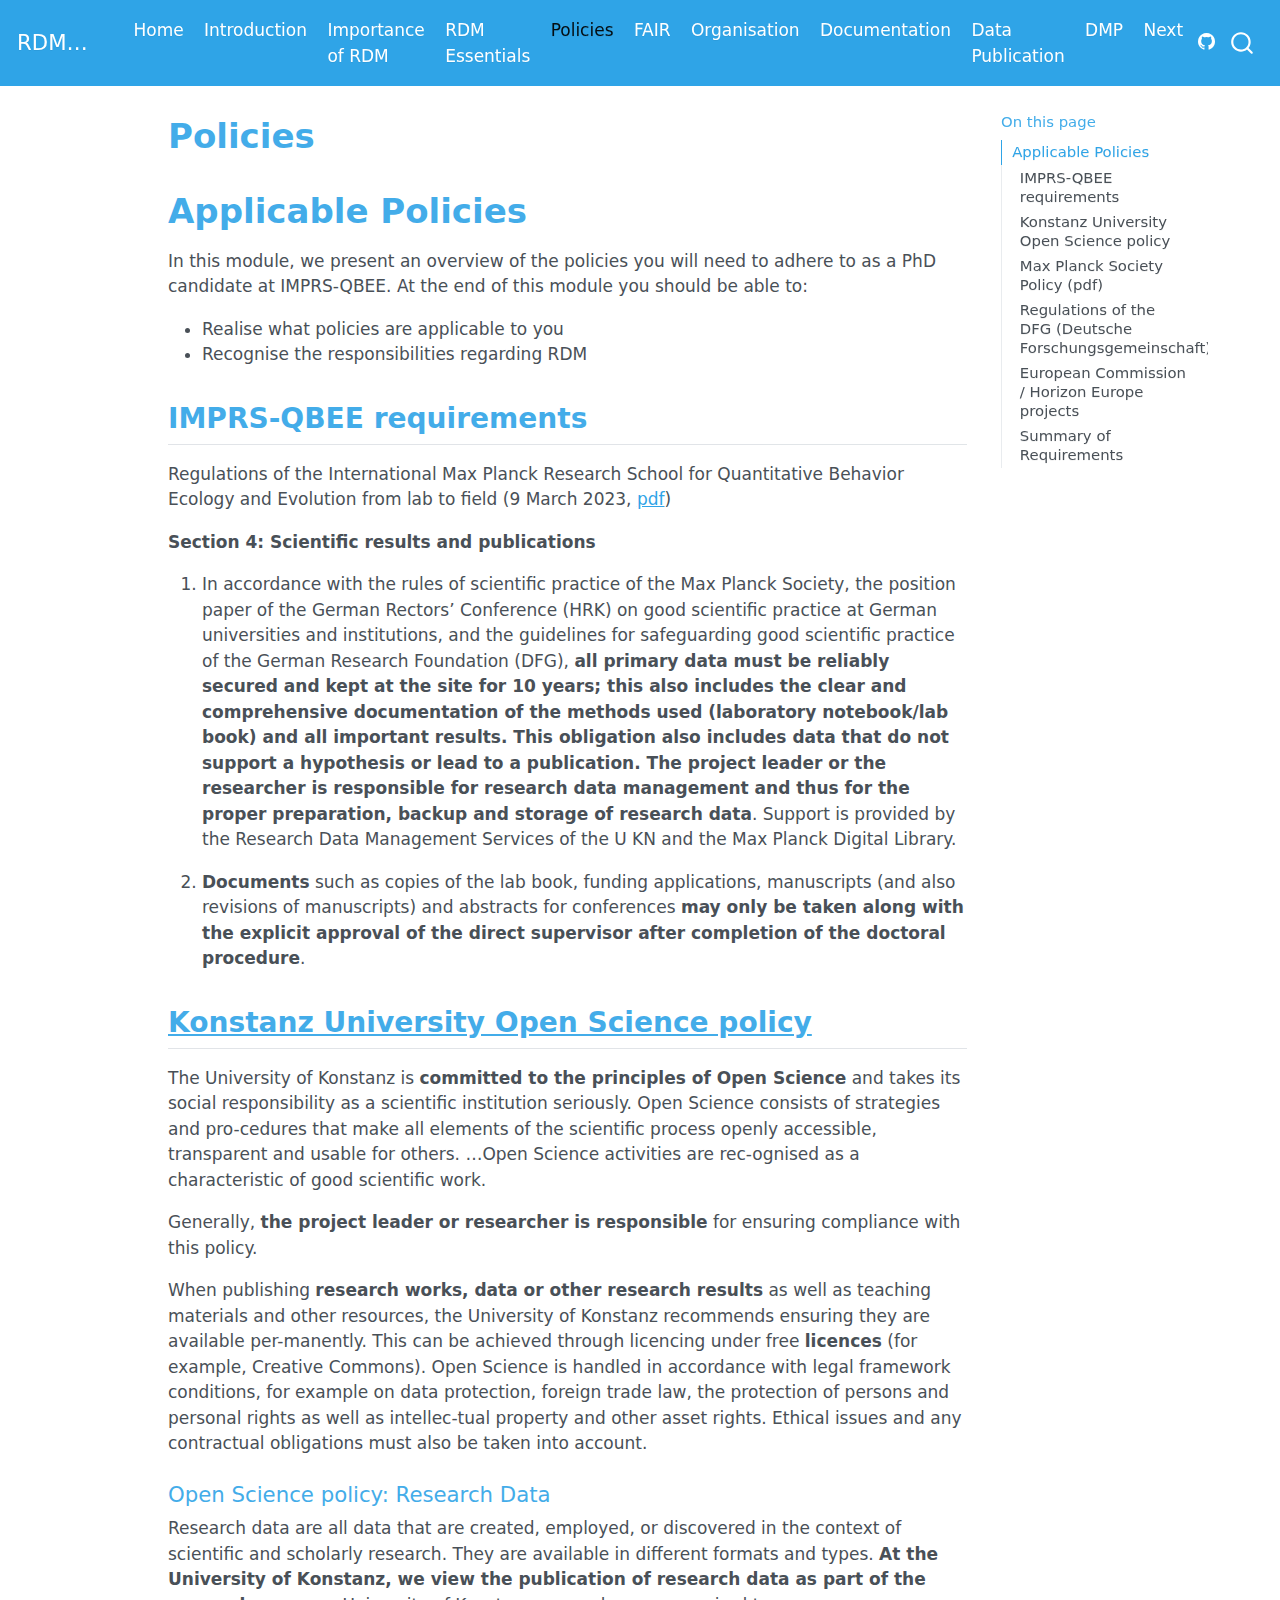
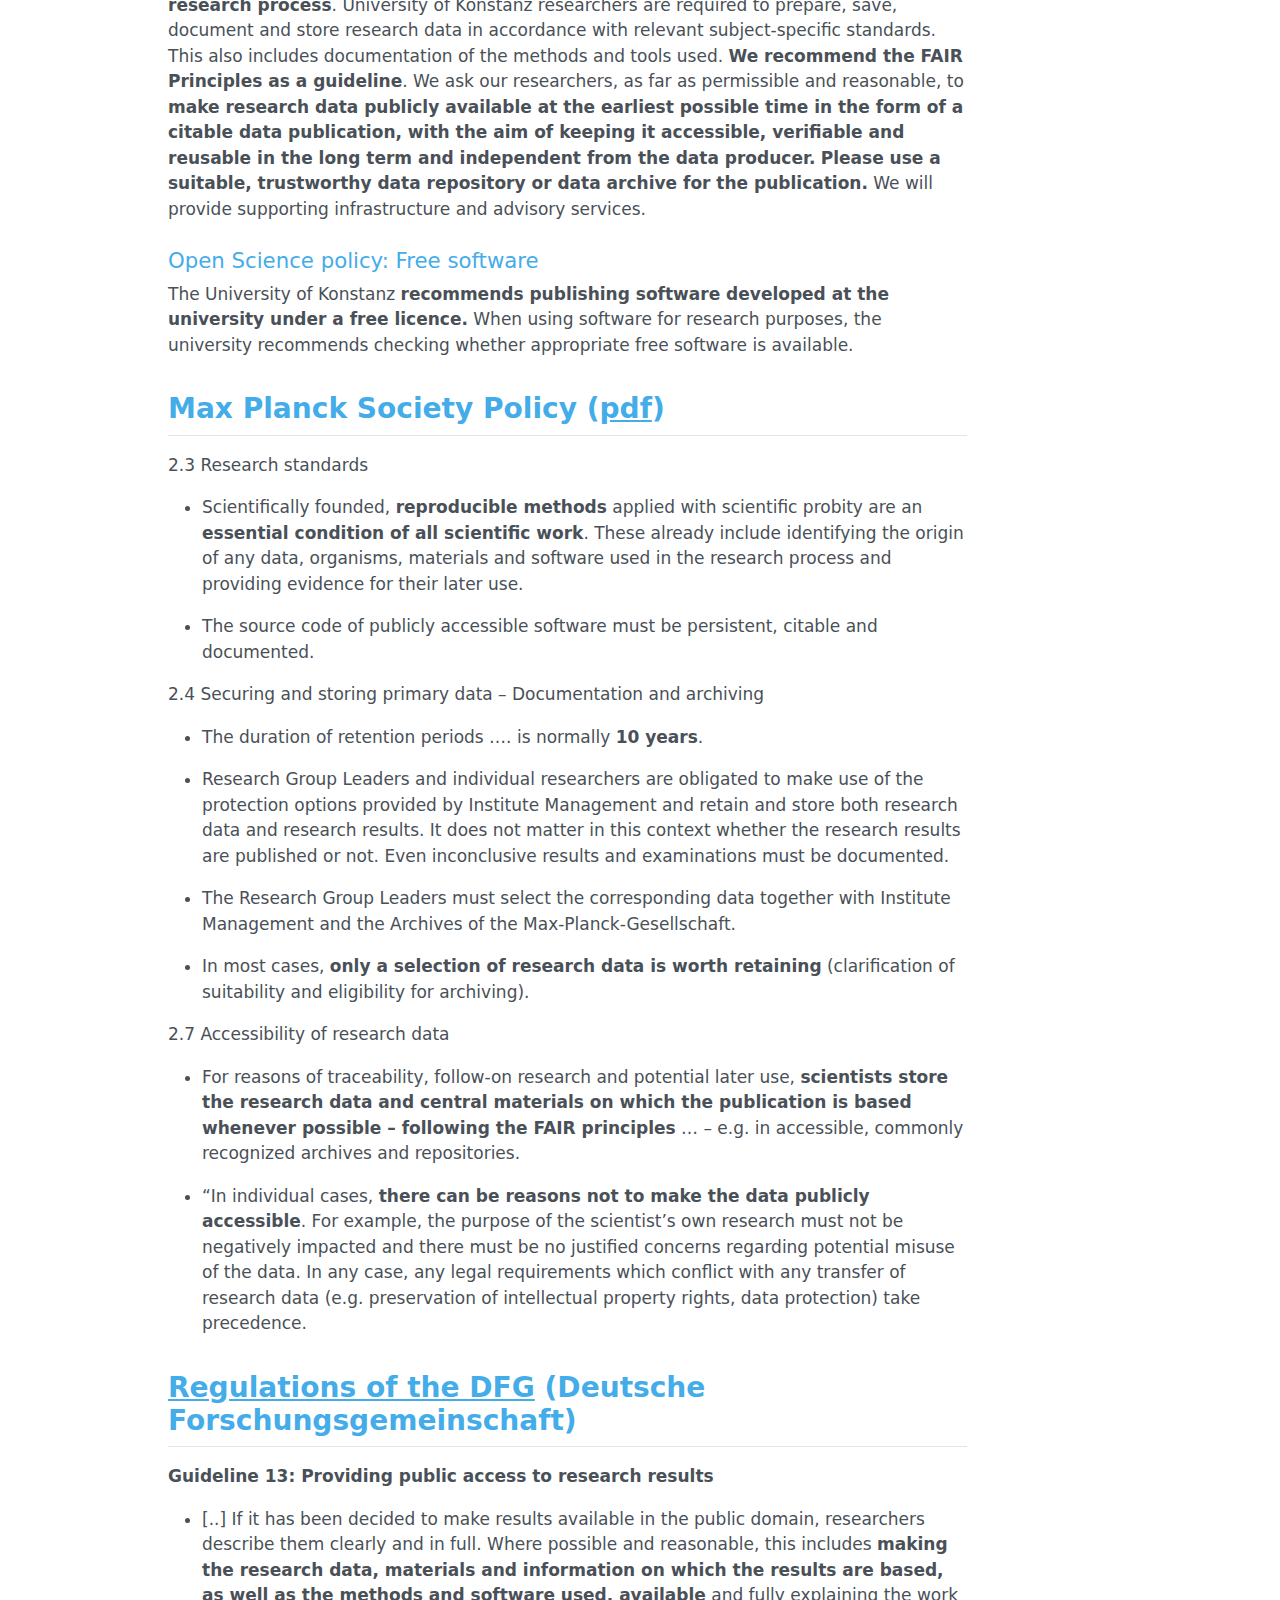
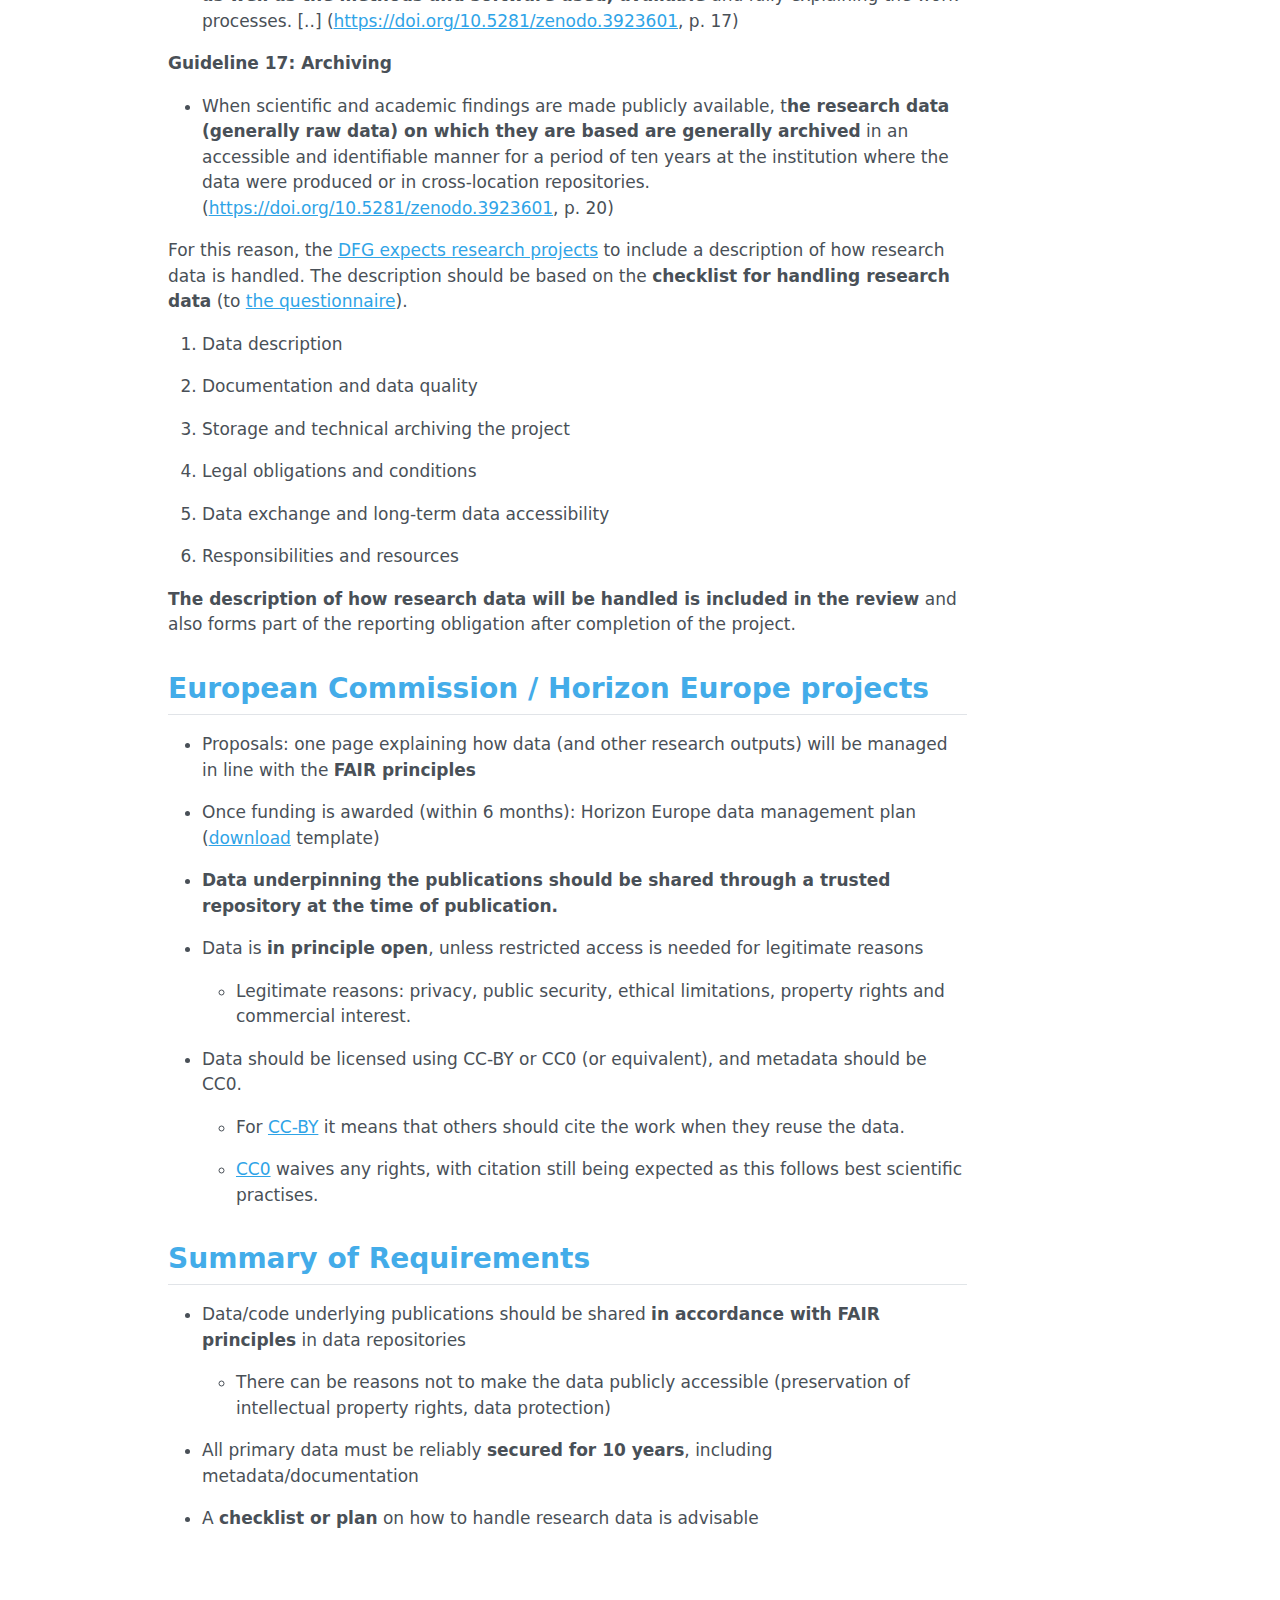
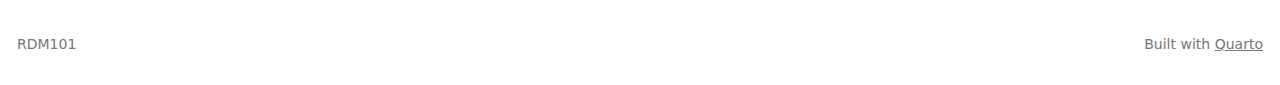
<file: docs/04-Policies-RDM.html>
<!DOCTYPE html>
<html xmlns="http://www.w3.org/1999/xhtml" lang="en" xml:lang="en"><head>

<meta charset="utf-8">
<meta name="generator" content="quarto-1.3.450">

<meta name="viewport" content="width=device-width, initial-scale=1.0, user-scalable=yes">


<title>RDM 101 - Policies</title>
<style>
code{white-space: pre-wrap;}
span.smallcaps{font-variant: small-caps;}
div.columns{display: flex; gap: min(4vw, 1.5em);}
div.column{flex: auto; overflow-x: auto;}
div.hanging-indent{margin-left: 1.5em; text-indent: -1.5em;}
ul.task-list{list-style: none;}
ul.task-list li input[type="checkbox"] {
  width: 0.8em;
  margin: 0 0.8em 0.2em -1em; /* quarto-specific, see https://github.com/quarto-dev/quarto-cli/issues/4556 */ 
  vertical-align: middle;
}
</style>


<script src="site_libs/quarto-nav/quarto-nav.js"></script>
<script src="site_libs/quarto-nav/headroom.min.js"></script>
<script src="site_libs/clipboard/clipboard.min.js"></script>
<script src="site_libs/quarto-search/autocomplete.umd.js"></script>
<script src="site_libs/quarto-search/fuse.min.js"></script>
<script src="site_libs/quarto-search/quarto-search.js"></script>
<meta name="quarto:offset" content="./">
<script src="site_libs/quarto-html/quarto.js"></script>
<script src="site_libs/quarto-html/popper.min.js"></script>
<script src="site_libs/quarto-html/tippy.umd.min.js"></script>
<script src="site_libs/quarto-html/anchor.min.js"></script>
<link href="site_libs/quarto-html/tippy.css" rel="stylesheet">
<link href="site_libs/quarto-html/quarto-syntax-highlighting.css" rel="stylesheet" id="quarto-text-highlighting-styles">
<script src="site_libs/bootstrap/bootstrap.min.js"></script>
<link href="site_libs/bootstrap/bootstrap-icons.css" rel="stylesheet">
<link href="site_libs/bootstrap/bootstrap.min.css" rel="stylesheet" id="quarto-bootstrap" data-mode="light">
<script id="quarto-search-options" type="application/json">{
  "location": "navbar",
  "copy-button": false,
  "collapse-after": 3,
  "panel-placement": "end",
  "type": "overlay",
  "limit": 20,
  "language": {
    "search-no-results-text": "No results",
    "search-matching-documents-text": "matching documents",
    "search-copy-link-title": "Copy link to search",
    "search-hide-matches-text": "Hide additional matches",
    "search-more-match-text": "more match in this document",
    "search-more-matches-text": "more matches in this document",
    "search-clear-button-title": "Clear",
    "search-detached-cancel-button-title": "Cancel",
    "search-submit-button-title": "Submit",
    "search-label": "Search"
  }
}</script>


</head>

<body class="nav-fixed">

<div id="quarto-search-results"></div>
  <header id="quarto-header" class="headroom fixed-top">
    <nav class="navbar navbar-expand-lg navbar-dark ">
      <div class="navbar-container container-fluid">
      <div class="navbar-brand-container">
    <a class="navbar-brand" href="./index.html">
    <span class="navbar-title">RDM 101</span>
    </a>
  </div>
            <div id="quarto-search" class="" title="Search"></div>
          <button class="navbar-toggler" type="button" data-bs-toggle="collapse" data-bs-target="#navbarCollapse" aria-controls="navbarCollapse" aria-expanded="false" aria-label="Toggle navigation" onclick="if (window.quartoToggleHeadroom) { window.quartoToggleHeadroom(); }">
  <span class="navbar-toggler-icon"></span>
</button>
          <div class="collapse navbar-collapse" id="navbarCollapse">
            <ul class="navbar-nav navbar-nav-scroll me-auto">
  <li class="nav-item">
    <a class="nav-link" href="./index.html" rel="" target="">
 <span class="menu-text">Home</span></a>
  </li>  
  <li class="nav-item">
    <a class="nav-link" href="./01-introduction.html" rel="" target="">
 <span class="menu-text">Introduction</span></a>
  </li>  
  <li class="nav-item">
    <a class="nav-link" href="./02-Importance-RDM.html" rel="" target="">
 <span class="menu-text">Importance of RDM</span></a>
  </li>  
  <li class="nav-item">
    <a class="nav-link" href="./03-Essentials-RDM.html" rel="" target="">
 <span class="menu-text">RDM Essentials</span></a>
  </li>  
  <li class="nav-item">
    <a class="nav-link active" href="./04-Policies-RDM.html" rel="" target="" aria-current="page">
 <span class="menu-text">Policies</span></a>
  </li>  
  <li class="nav-item">
    <a class="nav-link" href="./05-FAIR.html" rel="" target="">
 <span class="menu-text">FAIR</span></a>
  </li>  
  <li class="nav-item">
    <a class="nav-link" href="./06-Organisation.html" rel="" target="">
 <span class="menu-text">Organisation</span></a>
  </li>  
  <li class="nav-item">
    <a class="nav-link" href="./07-Documentation.html" rel="" target="">
 <span class="menu-text">Documentation</span></a>
  </li>  
  <li class="nav-item">
    <a class="nav-link" href="./08-Publication.html" rel="" target="">
 <span class="menu-text">Data Publication</span></a>
  </li>  
  <li class="nav-item">
    <a class="nav-link" href="./09-DMP.html" rel="" target="">
 <span class="menu-text">DMP</span></a>
  </li>  
  <li class="nav-item">
    <a class="nav-link" href="./10-Next.html" rel="" target="">
 <span class="menu-text">Next</span></a>
  </li>  
</ul>
            <div class="quarto-navbar-tools ms-auto">
    <a href="https://github.com/EstherPlomp/DRA-RDM-1" rel="" title="" class="quarto-navigation-tool px-1" aria-label=""><i class="bi bi-github"></i></a>
</div>
          </div> <!-- /navcollapse -->
      </div> <!-- /container-fluid -->
    </nav>
</header>
<!-- content -->
<div id="quarto-content" class="quarto-container page-columns page-rows-contents page-layout-article page-navbar">
<!-- sidebar -->
<!-- margin-sidebar -->
    <div id="quarto-margin-sidebar" class="sidebar margin-sidebar">
        <nav id="TOC" role="doc-toc" class="toc-active">
    <h2 id="toc-title">On this page</h2>
   
  <ul>
  <li><a href="#applicable-policies" id="toc-applicable-policies" class="nav-link active" data-scroll-target="#applicable-policies">Applicable Policies</a>
  <ul class="collapse">
  <li><a href="#imprs-qbee-requirements" id="toc-imprs-qbee-requirements" class="nav-link" data-scroll-target="#imprs-qbee-requirements">IMPRS-QBEE requirements</a></li>
  <li><a href="#konstanz-university-open-science-policy" id="toc-konstanz-university-open-science-policy" class="nav-link" data-scroll-target="#konstanz-university-open-science-policy">Konstanz University Open Science policy</a></li>
  <li><a href="#max-planck-society-policy-pdf" id="toc-max-planck-society-policy-pdf" class="nav-link" data-scroll-target="#max-planck-society-policy-pdf">Max Planck Society Policy (<strong>pdf</strong><strong>)</strong></a></li>
  <li><a href="#regulations-of-the-dfg-deutsche-forschungsgemeinschaft" id="toc-regulations-of-the-dfg-deutsche-forschungsgemeinschaft" class="nav-link" data-scroll-target="#regulations-of-the-dfg-deutsche-forschungsgemeinschaft">Regulations of the DFG (Deutsche Forschungsgemeinschaft)</a></li>
  <li><a href="#european-commission-horizon-europe-projects" id="toc-european-commission-horizon-europe-projects" class="nav-link" data-scroll-target="#european-commission-horizon-europe-projects">European Commission / Horizon Europe projects</a></li>
  <li><a href="#summary-of-requirements" id="toc-summary-of-requirements" class="nav-link" data-scroll-target="#summary-of-requirements">Summary of Requirements</a></li>
  </ul></li>
  </ul>
</nav>
    </div>
<!-- main -->
<main class="content" id="quarto-document-content">

<header id="title-block-header" class="quarto-title-block default">
<div class="quarto-title">
<h1 class="title">Policies</h1>
</div>



<div class="quarto-title-meta">

    
  
    
  </div>
  

</header>

<section id="applicable-policies" class="level1">
<h1>Applicable Policies</h1>
<p>In this module, we present an overview of the policies you will need to adhere to as a PhD candidate at IMPRS-QBEE. At the end of this module you should be able to:</p>
<ul>
<li>Realise what policies are applicable to you</li>
<li>Recognise the responsibilities regarding RDM</li>
</ul>
<section id="imprs-qbee-requirements" class="level2">
<h2 class="anchored" data-anchor-id="imprs-qbee-requirements">IMPRS-QBEE requirements</h2>
<p>Regulations of the International Max Planck Research School for Quantitative Behavior Ecology and Evolution from lab to field (9 March 2023, <a href="https://imprs-qbee.mpg.de/65696/EN_Regulations_IMPRS-QBEE.pdf">pdf</a>)</p>
<p><strong>Section 4: Scientific results and publications</strong></p>
<ol type="1">
<li><p>In accordance with the rules of scientific practice of the Max Planck Society, the position paper of the German Rectors’ Conference (HRK) on good scientific practice at German universities and institutions, and the guidelines for safeguarding good scientific practice of the German Research Foundation (DFG), <strong>all primary data must be reliably secured and kept at the site for 10 years; this also includes the clear and comprehensive documentation of the methods used (laboratory notebook/lab book) and all important results. This obligation also includes data that do not support a hypothesis or lead to a publication. The project leader or the researcher is responsible for research data management and thus for the proper preparation, backup and storage of research data</strong>. Support is provided by the Research Data Management Services of the U KN and the Max Planck Digital Library.</p></li>
<li><p><strong>Documents</strong> such as copies of the lab book, funding applications, manuscripts (and also revisions of manuscripts) and abstracts for conferences <strong>may only be taken along with the explicit approval of the direct supervisor after completion of the doctoral procedure</strong>.</p></li>
</ol>
</section>
<section id="konstanz-university-open-science-policy" class="level2">
<h2 class="anchored" data-anchor-id="konstanz-university-open-science-policy"><a href="https://www.kim.uni-konstanz.de/en/openscience/open-science-policy/">Konstanz University Open Science policy</a></h2>
<p>The University of Konstanz is <strong>committed to the principles of Open Science</strong> and takes its social responsibility as a scientific institution seriously. Open Science consists of strategies and pro-cedures that make all elements of the scientific process openly accessible, transparent and usable for others. …Open Science activities are rec-ognised as a characteristic of good scientific work.</p>
<p>Generally, <strong>the project leader or researcher is responsible</strong> for ensuring compliance with this policy.</p>
<p>When publishing <strong>research works, data or other research results</strong> as well as teaching materials and other resources, the University of Konstanz recommends ensuring they are available per-manently. This can be achieved through licencing under free <strong>licences</strong> (for example, Creative Commons). Open Science is handled in accordance with legal framework conditions, for example on data protection, foreign trade law, the protection of persons and personal rights as well as intellec-tual property and other asset rights. Ethical issues and any contractual obligations must also be taken into account.</p>
<section id="open-science-policy-research-data" class="level4">
<h4 class="anchored" data-anchor-id="open-science-policy-research-data">Open Science policy: Research Data</h4>
<p>Research data are all data that are created, employed, or discovered in the context of scientific and scholarly research. They are available in different formats and types. <strong>At the University of Konstanz, we view the publication of research data as part of the research process</strong>. University of Konstanz researchers are required to prepare, save, document and store research data in accordance with relevant subject-specific standards. This also includes documentation of the methods and tools used. <strong>We recommend the FAIR Principles as a guideline</strong>. We ask our researchers, as far as permissible and reasonable, to <strong>make research data publicly available at the earliest possible time in the form of a citable data publication, with the aim of keeping it accessible, verifiable and reusable in the long term and independent from the data producer.</strong> <strong>Please use a suitable, trustworthy data repository or data archive for the publication.</strong> We will provide supporting infrastructure and advisory services.</p>
</section>
<section id="open-science-policy-free-software" class="level4">
<h4 class="anchored" data-anchor-id="open-science-policy-free-software">Open Science policy: Free software</h4>
<p>The University of Konstanz <strong>recommends publishing software developed at the university under a free licence.</strong> When using software for research purposes, the university recommends checking whether appropriate free software is available.</p>
</section>
</section>
<section id="max-planck-society-policy-pdf" class="level2">
<h2 class="anchored" data-anchor-id="max-planck-society-policy-pdf">Max Planck Society Policy (<a href="https://urldefense.com/v3/__https://www.mpg.de/197494/rulesScientificPractice.pdf__;!!PAKc-5URQlI!4R3UgXaRpqFOu5I-_TtX5LxphA1Hg3LMDPxzqh84lc-KDU_bM11zZTF1mhBVj07d7XkyA3ZiwhVrndW4usJ5JFoQ$"><strong>pdf</strong></a><strong>)</strong></h2>
<p>2.3 Research standards</p>
<ul>
<li><p>Scientifically founded, <strong>reproducible methods</strong> applied with scientific probity are an <strong>essential condition of all scientific work</strong>. These already include identifying the origin of any data, organisms, materials and software used in the research process and providing evidence for their later use.</p></li>
<li><p>The source code of publicly accessible software must be persistent, citable and documented.</p></li>
</ul>
<p>2.4 Securing and storing primary data – Documentation and archiving</p>
<ul>
<li><p>The duration of retention periods …. is normally <strong>10 years</strong>.</p></li>
<li><p>Research Group Leaders and individual researchers are obligated to make use of the protection options provided by Institute Management and retain and store both research data and research results. It does not matter in this context whether the research results are published or not. Even inconclusive results and examinations must be documented.</p></li>
<li><p>The Research Group Leaders must select the corresponding data together with Institute Management and the Archives of the Max-Planck-Gesellschaft.</p></li>
<li><p>In most cases, <strong>only a selection of research data is worth retaining</strong> (clarification of suitability and eligibility for archiving).</p></li>
</ul>
<p>2.7 Accessibility of research data</p>
<ul>
<li><p>For reasons of traceability, follow-on research and potential later use, <strong>scientists store the research data and central materials on which the publication is based whenever possible – following the FAIR principles</strong> … – e.g.&nbsp;in accessible, commonly recognized archives and repositories.</p></li>
<li><p>“In individual cases, <strong>there can be reasons not to make the data publicly accessible</strong>. For example, the purpose of the scientist’s own research must not be negatively impacted and there must be no justified concerns regarding potential misuse of the data. In any case, any legal requirements which conflict with any transfer of research data (e.g.&nbsp;preservation of intellectual property rights, data protection) take precedence.</p></li>
</ul>
</section>
<section id="regulations-of-the-dfg-deutsche-forschungsgemeinschaft" class="level2">
<h2 class="anchored" data-anchor-id="regulations-of-the-dfg-deutsche-forschungsgemeinschaft"><a href="https://wissenschaftliche-integritaet.de/en/code-of-conduct/">Regulations of the DFG</a> (Deutsche Forschungsgemeinschaft)</h2>
<p><strong>Guideline 13: Providing public access to research results</strong></p>
<ul>
<li>[..] If it has been decided to make results available in the public domain, researchers describe them clearly and in full. Where possible and reasonable, this includes <strong>making the research data, materials and information on which the results are based, as well as the methods and software used, available</strong> and fully explaining the work processes. [..] (<a href="https://doi.org/10.5281/zenodo.3923601" class="uri">https://doi.org/10.5281/zenodo.3923601</a>, p.&nbsp;17)</li>
</ul>
<p><strong>Guideline 17: Archiving</strong></p>
<ul>
<li>When scientific and academic findings are made publicly available, t<strong>he research data (generally raw data) on which they are based are generally archived</strong> in an accessible and identifiable manner for a period of ten years at the institution where the data were produced or in cross-location repositories. (<a href="https://doi.org/10.5281/zenodo.3923601" class="uri">https://doi.org/10.5281/zenodo.3923601</a>, p.&nbsp;20)</li>
</ul>
<p>For this reason, the <a href="www.dfg.de/proposal_process/research_data">DFG expects research projects</a> to include a description of how research data is handled. The description should be based on the <strong>checklist for handling research data</strong> (to <a href="https://www.dfg.de/download/pdf/foerderung/grundlagen_dfg_foerderung/forschungsdaten/forschungsdaten_checkliste_en.pdf">the questionnaire</a>).</p>
<ol type="1">
<li><p>Data description</p></li>
<li><p>Documentation and data quality</p></li>
<li><p>Storage and technical archiving the project</p></li>
<li><p>Legal obligations and conditions</p></li>
<li><p>Data exchange and long-term data accessibility</p></li>
<li><p>Responsibilities and resources</p></li>
</ol>
<p><strong>The description of how research data will be handled is included in the review</strong> and also forms part of the reporting obligation after completion of the project.</p>
</section>
<section id="european-commission-horizon-europe-projects" class="level2">
<h2 class="anchored" data-anchor-id="european-commission-horizon-europe-projects">European Commission / Horizon Europe projects</h2>
<ul>
<li><p>Proposals: one page explaining how data (and other research outputs) will be managed in line with the <strong>FAIR principles</strong></p></li>
<li><p>Once funding is awarded (within 6 months): Horizon Europe data management plan (<a href="https://enspire.science/wp-content/uploads/2021/09/Horizon-Europe-Data-Management-Plan-Template.pdf">download</a> template)</p></li>
<li><p><strong>Data underpinning the publications should be shared through a trusted repository at the time of publication.</strong></p></li>
<li><p>Data is <strong>in principle open</strong>, unless restricted access is needed for legitimate reasons&nbsp;</p>
<ul>
<li>Legitimate reasons: privacy, public security, ethical limitations, property rights and commercial interest.</li>
</ul></li>
<li><p>Data should be licensed using CC-BY or CC0 (or equivalent), and metadata should be CC0.&nbsp;</p>
<ul>
<li><p>For <a href="https://creativecommons.org/licenses/by/4.0/">CC-BY</a> it means that others should cite the work when they reuse the data.&nbsp;</p></li>
<li><p><a href="https://creativecommons.org/publicdomain/zero/1.0/">CC0</a> waives any rights, with citation still being expected as this follows best scientific practises.</p></li>
</ul></li>
</ul>
</section>
<section id="summary-of-requirements" class="level2">
<h2 class="anchored" data-anchor-id="summary-of-requirements">Summary of Requirements</h2>
<ul>
<li><p>Data/code underlying publications should be shared <strong>in accordance with FAIR principles</strong> in data repositories</p>
<ul>
<li>There can be reasons not to make the data publicly accessible (preservation of intellectual property rights, data protection)</li>
</ul></li>
<li><p>All primary data must be reliably <strong>secured for 10 years</strong>, including metadata/documentation</p></li>
<li><p>A <strong>checklist or plan</strong> on how to handle research data is advisable</p></li>
</ul>


</section>
</section>

</main> <!-- /main -->
<script id="quarto-html-after-body" type="application/javascript">
window.document.addEventListener("DOMContentLoaded", function (event) {
  const toggleBodyColorMode = (bsSheetEl) => {
    const mode = bsSheetEl.getAttribute("data-mode");
    const bodyEl = window.document.querySelector("body");
    if (mode === "dark") {
      bodyEl.classList.add("quarto-dark");
      bodyEl.classList.remove("quarto-light");
    } else {
      bodyEl.classList.add("quarto-light");
      bodyEl.classList.remove("quarto-dark");
    }
  }
  const toggleBodyColorPrimary = () => {
    const bsSheetEl = window.document.querySelector("link#quarto-bootstrap");
    if (bsSheetEl) {
      toggleBodyColorMode(bsSheetEl);
    }
  }
  toggleBodyColorPrimary();  
  const icon = "";
  const anchorJS = new window.AnchorJS();
  anchorJS.options = {
    placement: 'right',
    icon: icon
  };
  anchorJS.add('.anchored');
  const isCodeAnnotation = (el) => {
    for (const clz of el.classList) {
      if (clz.startsWith('code-annotation-')) {                     
        return true;
      }
    }
    return false;
  }
  const clipboard = new window.ClipboardJS('.code-copy-button', {
    text: function(trigger) {
      const codeEl = trigger.previousElementSibling.cloneNode(true);
      for (const childEl of codeEl.children) {
        if (isCodeAnnotation(childEl)) {
          childEl.remove();
        }
      }
      return codeEl.innerText;
    }
  });
  clipboard.on('success', function(e) {
    // button target
    const button = e.trigger;
    // don't keep focus
    button.blur();
    // flash "checked"
    button.classList.add('code-copy-button-checked');
    var currentTitle = button.getAttribute("title");
    button.setAttribute("title", "Copied!");
    let tooltip;
    if (window.bootstrap) {
      button.setAttribute("data-bs-toggle", "tooltip");
      button.setAttribute("data-bs-placement", "left");
      button.setAttribute("data-bs-title", "Copied!");
      tooltip = new bootstrap.Tooltip(button, 
        { trigger: "manual", 
          customClass: "code-copy-button-tooltip",
          offset: [0, -8]});
      tooltip.show();    
    }
    setTimeout(function() {
      if (tooltip) {
        tooltip.hide();
        button.removeAttribute("data-bs-title");
        button.removeAttribute("data-bs-toggle");
        button.removeAttribute("data-bs-placement");
      }
      button.setAttribute("title", currentTitle);
      button.classList.remove('code-copy-button-checked');
    }, 1000);
    // clear code selection
    e.clearSelection();
  });
  function tippyHover(el, contentFn) {
    const config = {
      allowHTML: true,
      content: contentFn,
      maxWidth: 500,
      delay: 100,
      arrow: false,
      appendTo: function(el) {
          return el.parentElement;
      },
      interactive: true,
      interactiveBorder: 10,
      theme: 'quarto',
      placement: 'bottom-start'
    };
    window.tippy(el, config); 
  }
  const noterefs = window.document.querySelectorAll('a[role="doc-noteref"]');
  for (var i=0; i<noterefs.length; i++) {
    const ref = noterefs[i];
    tippyHover(ref, function() {
      // use id or data attribute instead here
      let href = ref.getAttribute('data-footnote-href') || ref.getAttribute('href');
      try { href = new URL(href).hash; } catch {}
      const id = href.replace(/^#\/?/, "");
      const note = window.document.getElementById(id);
      return note.innerHTML;
    });
  }
      let selectedAnnoteEl;
      const selectorForAnnotation = ( cell, annotation) => {
        let cellAttr = 'data-code-cell="' + cell + '"';
        let lineAttr = 'data-code-annotation="' +  annotation + '"';
        const selector = 'span[' + cellAttr + '][' + lineAttr + ']';
        return selector;
      }
      const selectCodeLines = (annoteEl) => {
        const doc = window.document;
        const targetCell = annoteEl.getAttribute("data-target-cell");
        const targetAnnotation = annoteEl.getAttribute("data-target-annotation");
        const annoteSpan = window.document.querySelector(selectorForAnnotation(targetCell, targetAnnotation));
        const lines = annoteSpan.getAttribute("data-code-lines").split(",");
        const lineIds = lines.map((line) => {
          return targetCell + "-" + line;
        })
        let top = null;
        let height = null;
        let parent = null;
        if (lineIds.length > 0) {
            //compute the position of the single el (top and bottom and make a div)
            const el = window.document.getElementById(lineIds[0]);
            top = el.offsetTop;
            height = el.offsetHeight;
            parent = el.parentElement.parentElement;
          if (lineIds.length > 1) {
            const lastEl = window.document.getElementById(lineIds[lineIds.length - 1]);
            const bottom = lastEl.offsetTop + lastEl.offsetHeight;
            height = bottom - top;
          }
          if (top !== null && height !== null && parent !== null) {
            // cook up a div (if necessary) and position it 
            let div = window.document.getElementById("code-annotation-line-highlight");
            if (div === null) {
              div = window.document.createElement("div");
              div.setAttribute("id", "code-annotation-line-highlight");
              div.style.position = 'absolute';
              parent.appendChild(div);
            }
            div.style.top = top - 2 + "px";
            div.style.height = height + 4 + "px";
            let gutterDiv = window.document.getElementById("code-annotation-line-highlight-gutter");
            if (gutterDiv === null) {
              gutterDiv = window.document.createElement("div");
              gutterDiv.setAttribute("id", "code-annotation-line-highlight-gutter");
              gutterDiv.style.position = 'absolute';
              const codeCell = window.document.getElementById(targetCell);
              const gutter = codeCell.querySelector('.code-annotation-gutter');
              gutter.appendChild(gutterDiv);
            }
            gutterDiv.style.top = top - 2 + "px";
            gutterDiv.style.height = height + 4 + "px";
          }
          selectedAnnoteEl = annoteEl;
        }
      };
      const unselectCodeLines = () => {
        const elementsIds = ["code-annotation-line-highlight", "code-annotation-line-highlight-gutter"];
        elementsIds.forEach((elId) => {
          const div = window.document.getElementById(elId);
          if (div) {
            div.remove();
          }
        });
        selectedAnnoteEl = undefined;
      };
      // Attach click handler to the DT
      const annoteDls = window.document.querySelectorAll('dt[data-target-cell]');
      for (const annoteDlNode of annoteDls) {
        annoteDlNode.addEventListener('click', (event) => {
          const clickedEl = event.target;
          if (clickedEl !== selectedAnnoteEl) {
            unselectCodeLines();
            const activeEl = window.document.querySelector('dt[data-target-cell].code-annotation-active');
            if (activeEl) {
              activeEl.classList.remove('code-annotation-active');
            }
            selectCodeLines(clickedEl);
            clickedEl.classList.add('code-annotation-active');
          } else {
            // Unselect the line
            unselectCodeLines();
            clickedEl.classList.remove('code-annotation-active');
          }
        });
      }
  const findCites = (el) => {
    const parentEl = el.parentElement;
    if (parentEl) {
      const cites = parentEl.dataset.cites;
      if (cites) {
        return {
          el,
          cites: cites.split(' ')
        };
      } else {
        return findCites(el.parentElement)
      }
    } else {
      return undefined;
    }
  };
  var bibliorefs = window.document.querySelectorAll('a[role="doc-biblioref"]');
  for (var i=0; i<bibliorefs.length; i++) {
    const ref = bibliorefs[i];
    const citeInfo = findCites(ref);
    if (citeInfo) {
      tippyHover(citeInfo.el, function() {
        var popup = window.document.createElement('div');
        citeInfo.cites.forEach(function(cite) {
          var citeDiv = window.document.createElement('div');
          citeDiv.classList.add('hanging-indent');
          citeDiv.classList.add('csl-entry');
          var biblioDiv = window.document.getElementById('ref-' + cite);
          if (biblioDiv) {
            citeDiv.innerHTML = biblioDiv.innerHTML;
          }
          popup.appendChild(citeDiv);
        });
        return popup.innerHTML;
      });
    }
  }
});
</script>
</div> <!-- /content -->
<footer class="footer">
  <div class="nav-footer">
    <div class="nav-footer-left">RDM101</div>   
    <div class="nav-footer-center">
      &nbsp;
    </div>
    <div class="nav-footer-right">Built with <a href="https://quarto.org/">Quarto</a></div>
  </div>
</footer>



</body></html>
</file>
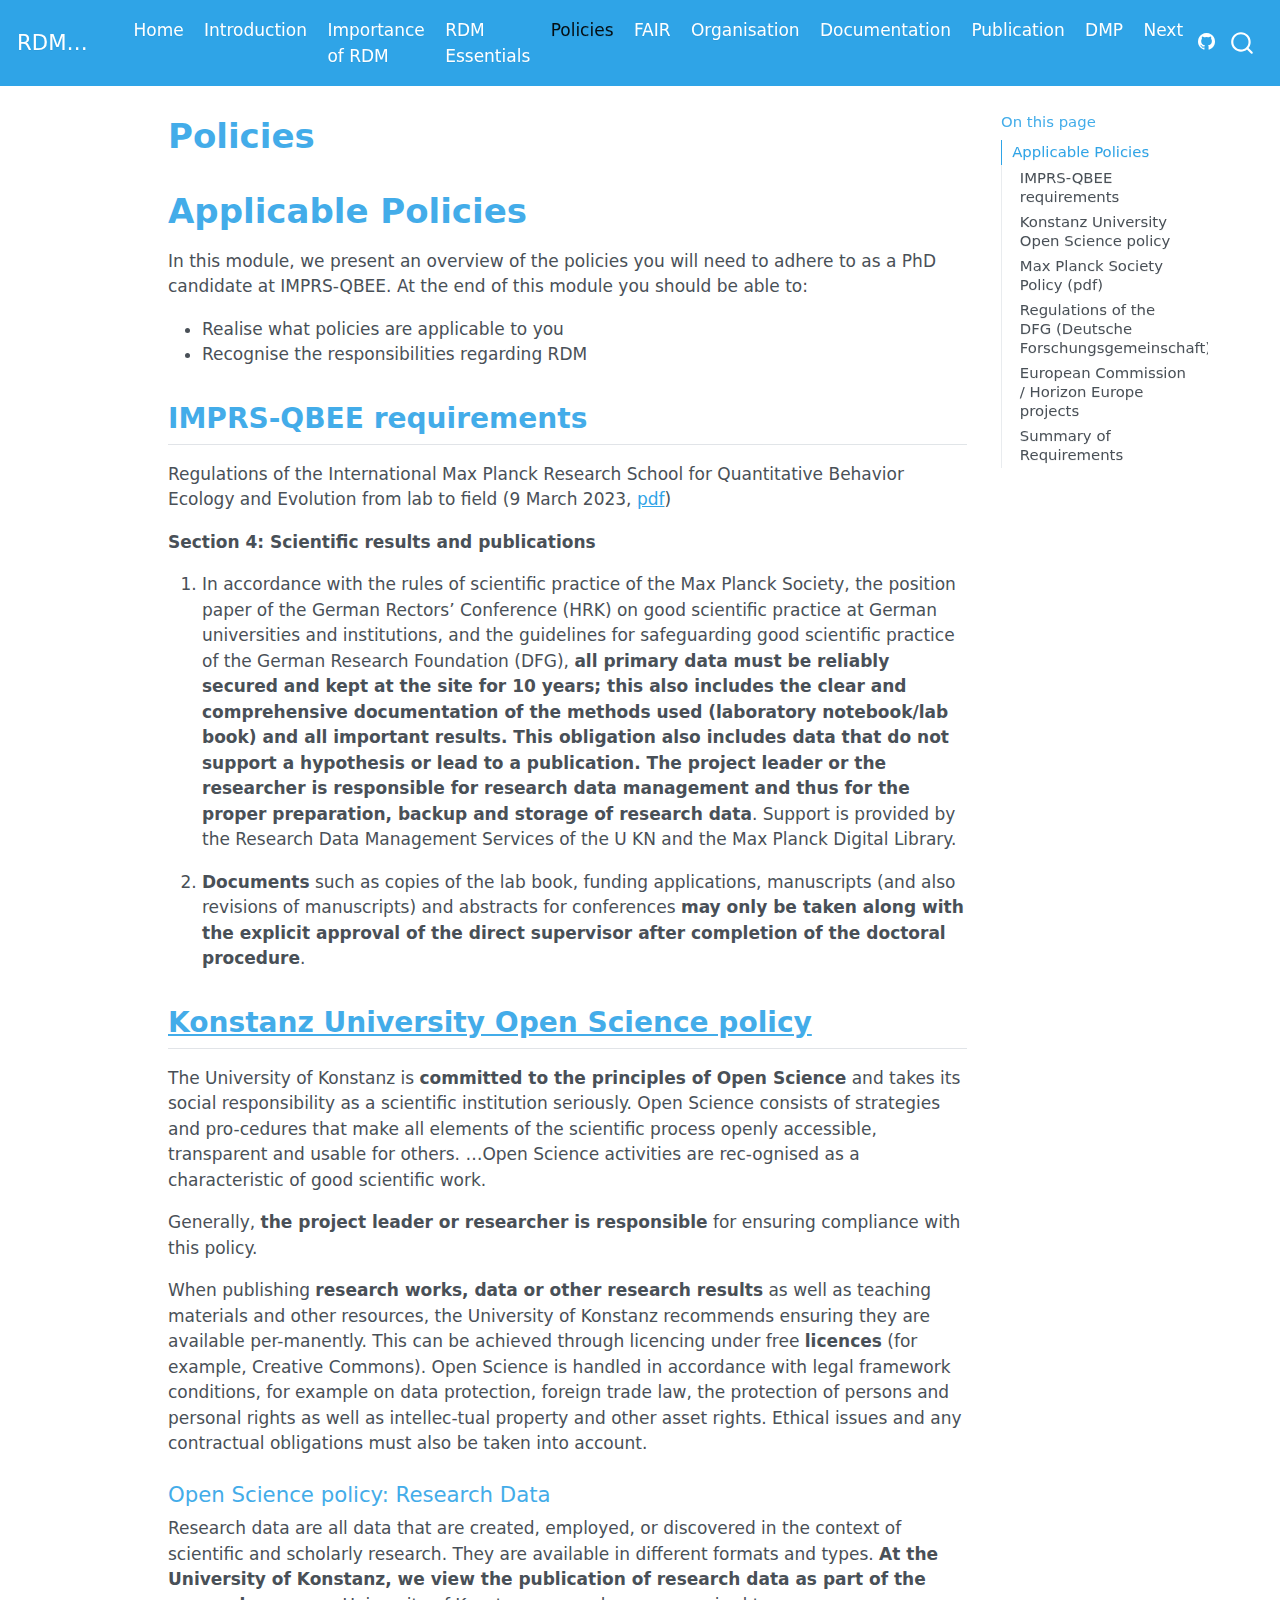
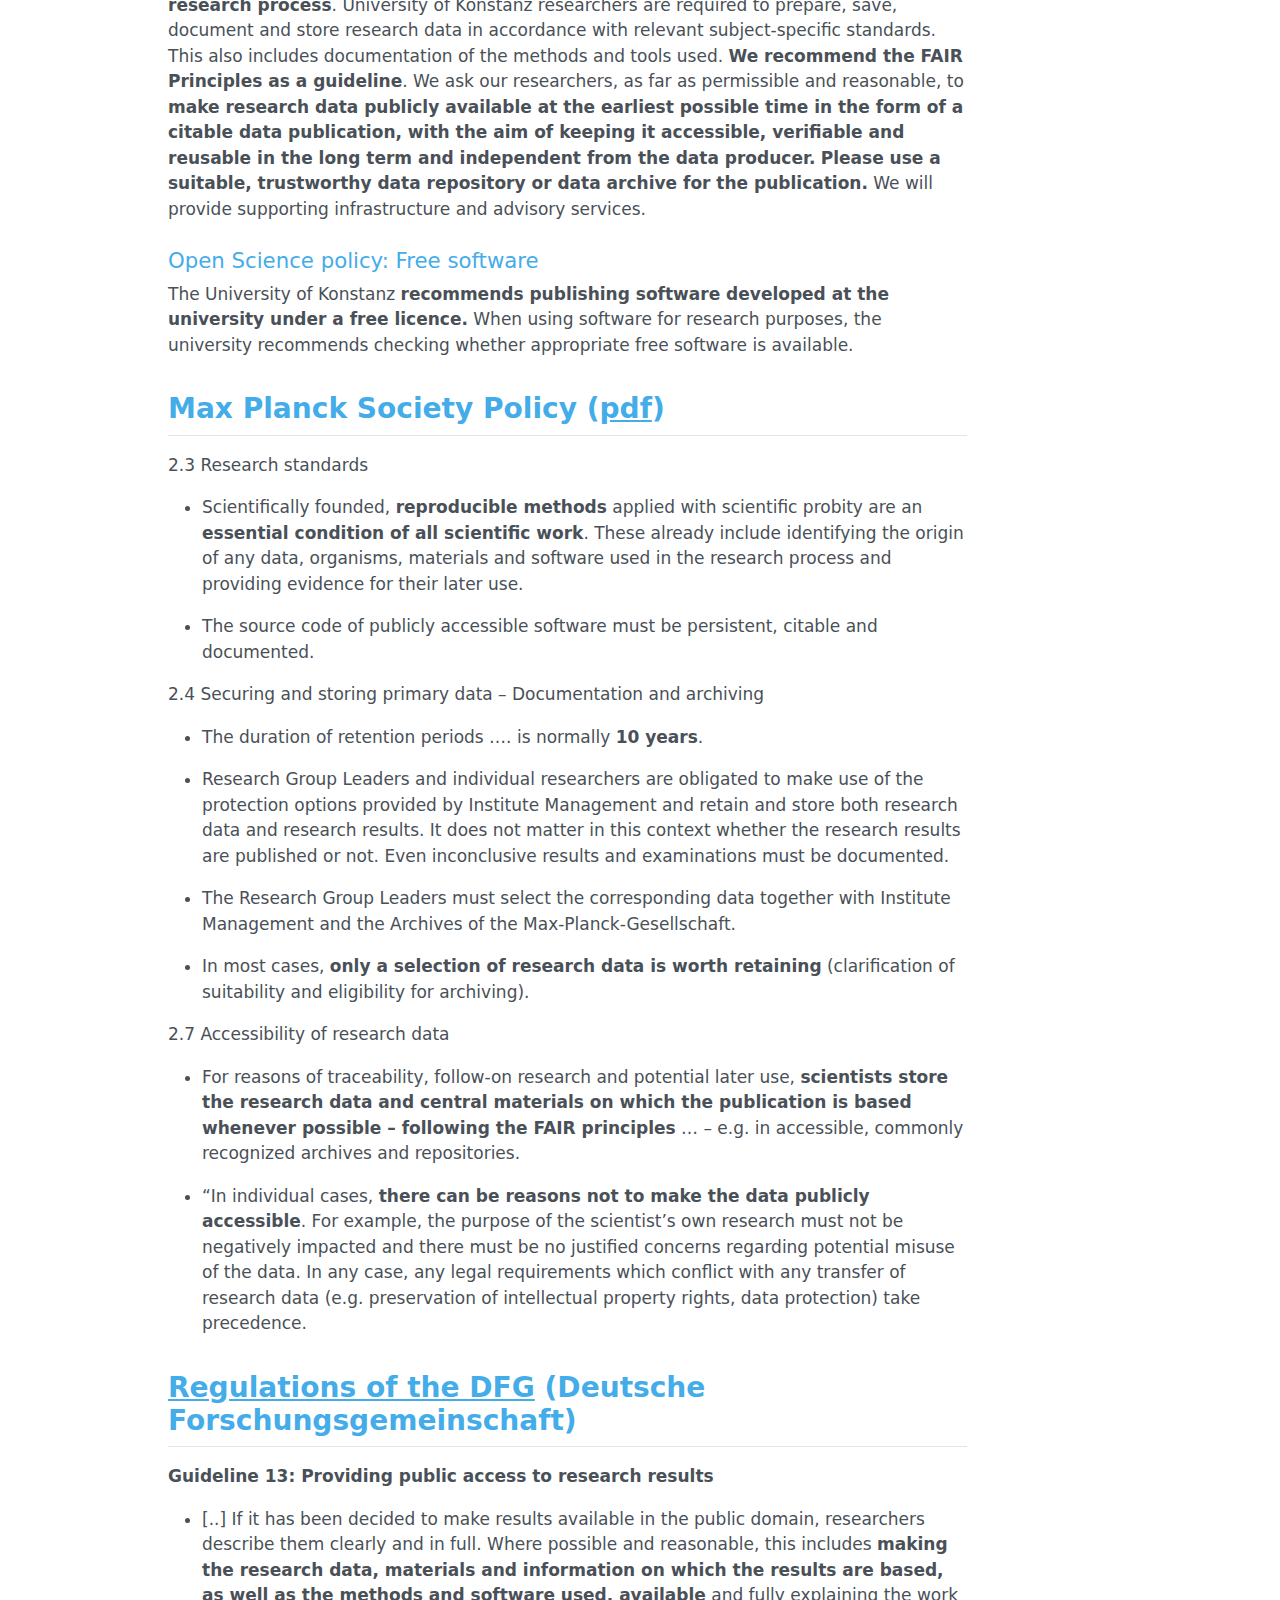
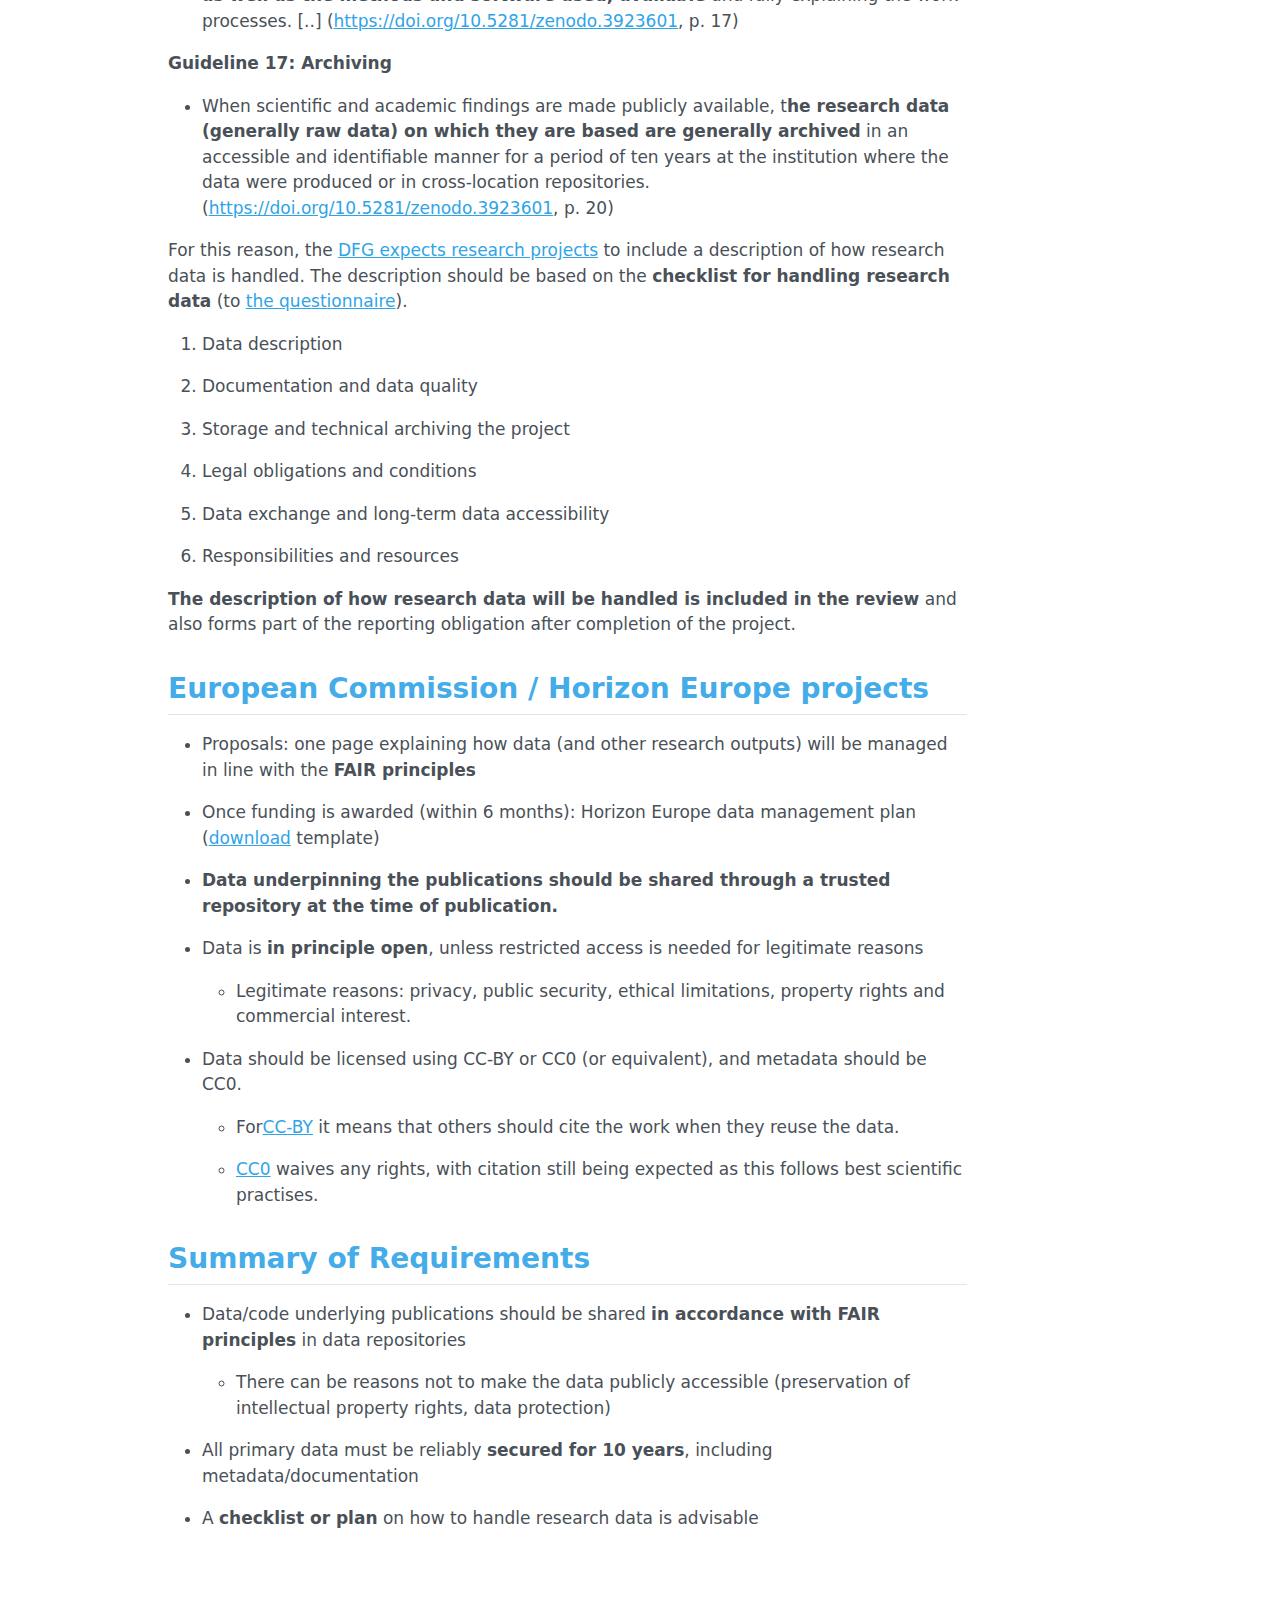
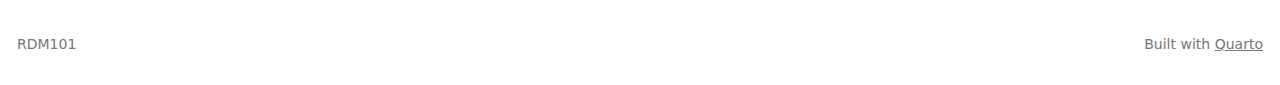
<file: docs/04-policies.html>
<!DOCTYPE html>
<html xmlns="http://www.w3.org/1999/xhtml" lang="en" xml:lang="en"><head>

<meta charset="utf-8">
<meta name="generator" content="quarto-1.3.450">

<meta name="viewport" content="width=device-width, initial-scale=1.0, user-scalable=yes">


<title>RDM 101 - Policies</title>
<style>
code{white-space: pre-wrap;}
span.smallcaps{font-variant: small-caps;}
div.columns{display: flex; gap: min(4vw, 1.5em);}
div.column{flex: auto; overflow-x: auto;}
div.hanging-indent{margin-left: 1.5em; text-indent: -1.5em;}
ul.task-list{list-style: none;}
ul.task-list li input[type="checkbox"] {
  width: 0.8em;
  margin: 0 0.8em 0.2em -1em; /* quarto-specific, see https://github.com/quarto-dev/quarto-cli/issues/4556 */ 
  vertical-align: middle;
}
</style>


<script src="site_libs/quarto-nav/quarto-nav.js"></script>
<script src="site_libs/quarto-nav/headroom.min.js"></script>
<script src="site_libs/clipboard/clipboard.min.js"></script>
<script src="site_libs/quarto-search/autocomplete.umd.js"></script>
<script src="site_libs/quarto-search/fuse.min.js"></script>
<script src="site_libs/quarto-search/quarto-search.js"></script>
<meta name="quarto:offset" content="./">
<script src="site_libs/quarto-html/quarto.js"></script>
<script src="site_libs/quarto-html/popper.min.js"></script>
<script src="site_libs/quarto-html/tippy.umd.min.js"></script>
<script src="site_libs/quarto-html/anchor.min.js"></script>
<link href="site_libs/quarto-html/tippy.css" rel="stylesheet">
<link href="site_libs/quarto-html/quarto-syntax-highlighting.css" rel="stylesheet" id="quarto-text-highlighting-styles">
<script src="site_libs/bootstrap/bootstrap.min.js"></script>
<link href="site_libs/bootstrap/bootstrap-icons.css" rel="stylesheet">
<link href="site_libs/bootstrap/bootstrap.min.css" rel="stylesheet" id="quarto-bootstrap" data-mode="light">
<script id="quarto-search-options" type="application/json">{
  "location": "navbar",
  "copy-button": false,
  "collapse-after": 3,
  "panel-placement": "end",
  "type": "overlay",
  "limit": 20,
  "language": {
    "search-no-results-text": "No results",
    "search-matching-documents-text": "matching documents",
    "search-copy-link-title": "Copy link to search",
    "search-hide-matches-text": "Hide additional matches",
    "search-more-match-text": "more match in this document",
    "search-more-matches-text": "more matches in this document",
    "search-clear-button-title": "Clear",
    "search-detached-cancel-button-title": "Cancel",
    "search-submit-button-title": "Submit",
    "search-label": "Search"
  }
}</script>


</head>

<body class="nav-fixed">

<div id="quarto-search-results"></div>
  <header id="quarto-header" class="headroom fixed-top">
    <nav class="navbar navbar-expand-lg navbar-dark ">
      <div class="navbar-container container-fluid">
      <div class="navbar-brand-container">
    <a class="navbar-brand" href="./index.html">
    <span class="navbar-title">RDM 101</span>
    </a>
  </div>
            <div id="quarto-search" class="" title="Search"></div>
          <button class="navbar-toggler" type="button" data-bs-toggle="collapse" data-bs-target="#navbarCollapse" aria-controls="navbarCollapse" aria-expanded="false" aria-label="Toggle navigation" onclick="if (window.quartoToggleHeadroom) { window.quartoToggleHeadroom(); }">
  <span class="navbar-toggler-icon"></span>
</button>
          <div class="collapse navbar-collapse" id="navbarCollapse">
            <ul class="navbar-nav navbar-nav-scroll me-auto">
  <li class="nav-item">
    <a class="nav-link" href="./index.html" rel="" target="">
 <span class="menu-text">Home</span></a>
  </li>  
  <li class="nav-item">
    <a class="nav-link" href="./01-Introduction.html" rel="" target="">
 <span class="menu-text">Introduction</span></a>
  </li>  
  <li class="nav-item">
    <a class="nav-link" href="./02-Importance-RDM.html" rel="" target="">
 <span class="menu-text">Importance of RDM</span></a>
  </li>  
  <li class="nav-item">
    <a class="nav-link" href="./03-Essentials-RDM.html" rel="" target="">
 <span class="menu-text">RDM Essentials</span></a>
  </li>  
  <li class="nav-item">
    <a class="nav-link active" href="./04-Policies.html" rel="" target="" aria-current="page">
 <span class="menu-text">Policies</span></a>
  </li>  
  <li class="nav-item">
    <a class="nav-link" href="./05-FAIR.html" rel="" target="">
 <span class="menu-text">FAIR</span></a>
  </li>  
  <li class="nav-item">
    <a class="nav-link" href="./06-Organisation.html" rel="" target="">
 <span class="menu-text">Organisation</span></a>
  </li>  
  <li class="nav-item">
    <a class="nav-link" href="./07-Documentation.html" rel="" target="">
 <span class="menu-text">Documentation</span></a>
  </li>  
  <li class="nav-item">
    <a class="nav-link" href="./08-Publication.html" rel="" target="">
 <span class="menu-text">Publication</span></a>
  </li>  
  <li class="nav-item">
    <a class="nav-link" href="./09-DMP.html" rel="" target="">
 <span class="menu-text">DMP</span></a>
  </li>  
  <li class="nav-item">
    <a class="nav-link" href="./10-Next.html" rel="" target="">
 <span class="menu-text">Next</span></a>
  </li>  
</ul>
            <div class="quarto-navbar-tools ms-auto">
    <a href="https://github.com/EstherPlomp/DRA-RDM-1" rel="" title="" class="quarto-navigation-tool px-1" aria-label=""><i class="bi bi-github"></i></a>
</div>
          </div> <!-- /navcollapse -->
      </div> <!-- /container-fluid -->
    </nav>
</header>
<!-- content -->
<div id="quarto-content" class="quarto-container page-columns page-rows-contents page-layout-article page-navbar">
<!-- sidebar -->
<!-- margin-sidebar -->
    <div id="quarto-margin-sidebar" class="sidebar margin-sidebar">
        <nav id="TOC" role="doc-toc" class="toc-active">
    <h2 id="toc-title">On this page</h2>
   
  <ul>
  <li><a href="#essentials" id="toc-essentials" class="nav-link active" data-scroll-target="#essentials">Applicable Policies</a>
  <ul class="collapse">
  <li><a href="#imprs-qbee-requirements" id="toc-imprs-qbee-requirements" class="nav-link" data-scroll-target="#imprs-qbee-requirements">IMPRS-QBEE requirements</a></li>
  <li><a href="#konstanz-university-open-science-policy" id="toc-konstanz-university-open-science-policy" class="nav-link" data-scroll-target="#konstanz-university-open-science-policy">Konstanz University Open Science policy</a></li>
  <li><a href="#max-planck-society-policy-pdf" id="toc-max-planck-society-policy-pdf" class="nav-link" data-scroll-target="#max-planck-society-policy-pdf">Max Planck Society Policy (<strong>pdf</strong><strong>)</strong></a></li>
  <li><a href="#regulations-of-the-dfg-deutsche-forschungsgemeinschaft" id="toc-regulations-of-the-dfg-deutsche-forschungsgemeinschaft" class="nav-link" data-scroll-target="#regulations-of-the-dfg-deutsche-forschungsgemeinschaft">Regulations of the DFG (Deutsche Forschungsgemeinschaft)</a></li>
  <li><a href="#european-commission-horizon-europe-projects" id="toc-european-commission-horizon-europe-projects" class="nav-link" data-scroll-target="#european-commission-horizon-europe-projects">European Commission / Horizon Europe projects</a></li>
  <li><a href="#summary-of-requirements" id="toc-summary-of-requirements" class="nav-link" data-scroll-target="#summary-of-requirements">Summary of Requirements</a></li>
  </ul></li>
  </ul>
</nav>
    </div>
<!-- main -->
<main class="content" id="quarto-document-content">

<header id="title-block-header" class="quarto-title-block default">
<div class="quarto-title">
<h1 class="title">Policies</h1>
</div>



<div class="quarto-title-meta">

    
  
    
  </div>
  

</header>

<section id="essentials" class="level1">
<h1>Applicable Policies</h1>
<p>In this module, we present an overview of the policies you will need to adhere to as a PhD candidate at IMPRS-QBEE. At the end of this module you should be able to:</p>
<ul>
<li>Realise what policies are applicable to you</li>
<li>Recognise the responsibilities regarding RDM</li>
</ul>
<section id="imprs-qbee-requirements" class="level2">
<h2 class="anchored" data-anchor-id="imprs-qbee-requirements">IMPRS-QBEE requirements</h2>
<p>Regulations of the International Max Planck Research School for Quantitative Behavior Ecology and Evolution from lab to field (9 March 2023, <a href="https://imprs-qbee.mpg.de/65696/EN_Regulations_IMPRS-QBEE.pdf">pdf</a>)</p>
<p><strong>Section 4: Scientific results and publications</strong></p>
<ol type="1">
<li><p>In accordance with the rules of scientific practice of the Max Planck Society, the position paper of the German Rectors’ Conference (HRK) on good scientific practice at German universities and institutions, and the guidelines for safeguarding good scientific practice of the German Research Foundation (DFG), <strong>all primary data must be reliably secured and kept at the site for 10 years; this also includes the clear and comprehensive documentation of the methods used (laboratory notebook/lab book) and all important results. This obligation also includes data that do not support a hypothesis or lead to a publication. The project leader or the researcher is responsible for research data management and thus for the proper preparation, backup and storage of research data</strong>. Support is provided by the Research Data Management Services of the U KN and the Max Planck Digital Library.</p></li>
<li><p><strong>Documents</strong> such as copies of the lab book, funding applications, manuscripts (and also revisions of manuscripts) and abstracts for conferences <strong>may only be taken along with the explicit approval of the direct supervisor after completion of the doctoral procedure</strong>.</p></li>
</ol>
</section>
<section id="konstanz-university-open-science-policy" class="level2">
<h2 class="anchored" data-anchor-id="konstanz-university-open-science-policy"><a href="https://www.kim.uni-konstanz.de/en/openscience/open-science-policy/">Konstanz University Open Science policy</a></h2>
<p>The University of Konstanz is <strong>committed to the principles of Open Science</strong> and takes its social responsibility as a scientific institution seriously. Open Science consists of strategies and pro-cedures that make all elements of the scientific process openly accessible, transparent and usable for others. …Open Science activities are rec-ognised as a characteristic of good scientific work.</p>
<p>Generally, <strong>the project leader or researcher is responsible</strong> for ensuring compliance with this policy.</p>
<p>When publishing <strong>research works, data or other research results</strong> as well as teaching materials and other resources, the University of Konstanz recommends ensuring they are available per-manently. This can be achieved through licencing under free <strong>licences</strong> (for example, Creative Commons). Open Science is handled in accordance with legal framework conditions, for example on data protection, foreign trade law, the protection of persons and personal rights as well as intellec-tual property and other asset rights. Ethical issues and any contractual obligations must also be taken into account.</p>
<section id="open-science-policy-research-data" class="level4">
<h4 class="anchored" data-anchor-id="open-science-policy-research-data">Open Science policy: Research Data</h4>
<p>Research data are all data that are created, employed, or discovered in the context of scientific and scholarly research. They are available in different formats and types. <strong>At the University of Konstanz, we view the publication of research data as part of the research process</strong>. University of Konstanz researchers are required to prepare, save, document and store research data in accordance with relevant subject-specific standards. This also includes documentation of the methods and tools used. <strong>We recommend the FAIR Principles as a guideline</strong>. We ask our researchers, as far as permissible and reasonable, to <strong>make research data publicly available at the earliest possible time in the form of a citable data publication, with the aim of keeping it accessible, verifiable and reusable in the long term and independent from the data producer.</strong> <strong>Please use a suitable, trustworthy data repository or data archive for the publication.</strong> We will provide supporting infrastructure and advisory services.</p>
</section>
<section id="open-science-policy-free-software" class="level4">
<h4 class="anchored" data-anchor-id="open-science-policy-free-software">Open Science policy: Free software</h4>
<p>The University of Konstanz <strong>recommends publishing software developed at the university under a free licence.</strong> When using software for research purposes, the university recommends checking whether appropriate free software is available.</p>
</section>
</section>
<section id="max-planck-society-policy-pdf" class="level2">
<h2 class="anchored" data-anchor-id="max-planck-society-policy-pdf">Max Planck Society Policy (<a href="https://urldefense.com/v3/__https://www.mpg.de/197494/rulesScientificPractice.pdf__;!!PAKc-5URQlI!4R3UgXaRpqFOu5I-_TtX5LxphA1Hg3LMDPxzqh84lc-KDU_bM11zZTF1mhBVj07d7XkyA3ZiwhVrndW4usJ5JFoQ$"><strong>pdf</strong></a><strong>)</strong></h2>
<p>2.3 Research standards</p>
<ul>
<li><p>Scientifically founded, <strong>reproducible methods</strong> applied with scientific probity are an <strong>essential condition of all scientific work</strong>. These already include identifying the origin of any data, organisms, materials and software used in the research process and providing evidence for their later use.</p></li>
<li><p>The source code of publicly accessible software must be persistent, citable and documented.</p></li>
</ul>
<p>2.4 Securing and storing primary data – Documentation and archiving</p>
<ul>
<li><p>The duration of retention periods …. is normally <strong>10 years</strong>.</p></li>
<li><p>Research Group Leaders and individual researchers are obligated to make use of the protection options provided by Institute Management and retain and store both research data and research results. It does not matter in this context whether the research results are published or not. Even inconclusive results and examinations must be documented.</p></li>
<li><p>The Research Group Leaders must select the corresponding data together with Institute Management and the Archives of the Max-Planck-Gesellschaft.</p></li>
<li><p>In most cases, <strong>only a selection of research data is worth retaining</strong> (clarification of suitability and eligibility for archiving).</p></li>
</ul>
<p>2.7 Accessibility of research data</p>
<ul>
<li><p>For reasons of traceability, follow-on research and potential later use, <strong>scientists store the research data and central materials on which the publication is based whenever possible – following the FAIR principles</strong> … – e.g.&nbsp;in accessible, commonly recognized archives and repositories.</p></li>
<li><p>“In individual cases, <strong>there can be reasons not to make the data publicly accessible</strong>. For example, the purpose of the scientist’s own research must not be negatively impacted and there must be no justified concerns regarding potential misuse of the data. In any case, any legal requirements which conflict with any transfer of research data (e.g.&nbsp;preservation of intellectual property rights, data protection) take precedence.</p></li>
</ul>
</section>
<section id="regulations-of-the-dfg-deutsche-forschungsgemeinschaft" class="level2">
<h2 class="anchored" data-anchor-id="regulations-of-the-dfg-deutsche-forschungsgemeinschaft"><a href="https://wissenschaftliche-integritaet.de/en/code-of-conduct/">Regulations of the DFG</a> (Deutsche Forschungsgemeinschaft)</h2>
<p><strong>Guideline 13: Providing public access to research results</strong></p>
<ul>
<li>[..] If it has been decided to make results available in the public domain, researchers describe them clearly and in full. Where possible and reasonable, this includes <strong>making the research data, materials and information on which the results are based, as well as the methods and software used, available</strong> and fully explaining the work processes. [..] (<a href="https://doi.org/10.5281/zenodo.3923601" class="uri">https://doi.org/10.5281/zenodo.3923601</a>, p.&nbsp;17)</li>
</ul>
<p><strong>Guideline 17: Archiving</strong></p>
<ul>
<li>When scientific and academic findings are made publicly available, t<strong>he research data (generally raw data) on which they are based are generally archived</strong> in an accessible and identifiable manner for a period of ten years at the institution where the data were produced or in cross-location repositories. (<a href="https://doi.org/10.5281/zenodo.3923601" class="uri">https://doi.org/10.5281/zenodo.3923601</a>, p.&nbsp;20)</li>
</ul>
<p>For this reason, the <a href="www.dfg.de/proposal_process/research_data">DFG expects research projects</a> to include a description of how research data is handled. The description should be based on the <strong>checklist for handling research data</strong> (to <a href="https://www.dfg.de/download/pdf/foerderung/grundlagen_dfg_foerderung/forschungsdaten/forschungsdaten_checkliste_en.pdf">the questionnaire</a>).</p>
<ol type="1">
<li><p>Data description</p></li>
<li><p>Documentation and data quality</p></li>
<li><p>Storage and technical archiving the project</p></li>
<li><p>Legal obligations and conditions</p></li>
<li><p>Data exchange and long-term data accessibility</p></li>
<li><p>Responsibilities and resources</p></li>
</ol>
<p><strong>The description of how research data will be handled is included in the review</strong> and also forms part of the reporting obligation after completion of the project.</p>
</section>
<section id="european-commission-horizon-europe-projects" class="level2">
<h2 class="anchored" data-anchor-id="european-commission-horizon-europe-projects">European Commission / Horizon Europe projects</h2>
<ul>
<li><p>Proposals: one page explaining how data (and other research outputs) will be managed in line with the <strong>FAIR principles</strong></p></li>
<li><p>Once funding is awarded (within 6 months): Horizon Europe data management plan (<a href="https://enspire.science/wp-content/uploads/2021/09/Horizon-Europe-Data-Management-Plan-Template.pdf">download</a> template)</p></li>
<li><p><strong>Data underpinning the publications should be shared through a trusted repository at the time of publication.</strong></p></li>
</ul>
<!-- -->
<ul>
<li><p>Data is <strong>in principle open</strong>, unless restricted access is needed for legitimate reasons&nbsp;</p>
<ul>
<li>Legitimate reasons: privacy, public security, ethical limitations, property rights and commercial interest.</li>
</ul></li>
<li><p>Data should be licensed using CC-BY or CC0 (or equivalent), and metadata should be CC0.&nbsp;</p>
<ul>
<li><p>For<a href="https://creativecommons.org/licenses/by/4.0/">CC-BY</a> it means that others should cite the work when they reuse the data.&nbsp;</p></li>
<li><p><a href="https://creativecommons.org/publicdomain/zero/1.0/">CC0</a> waives any rights, with citation still being expected as this follows best scientific practises.</p></li>
</ul></li>
</ul>
</section>
<section id="summary-of-requirements" class="level2">
<h2 class="anchored" data-anchor-id="summary-of-requirements">Summary of Requirements</h2>
<ul>
<li><p>Data/code underlying publications should be shared <strong>in accordance with FAIR principles</strong> in data repositories</p>
<ul>
<li>There can be reasons not to make the data publicly accessible (preservation of intellectual property rights, data protection)</li>
</ul></li>
<li><p>All primary data must be reliably <strong>secured for 10 years</strong>, including metadata/documentation</p></li>
<li><p>A <strong>checklist or plan</strong> on how to handle research data is advisable</p></li>
</ul>


</section>
</section>

</main> <!-- /main -->
<script id="quarto-html-after-body" type="application/javascript">
window.document.addEventListener("DOMContentLoaded", function (event) {
  const toggleBodyColorMode = (bsSheetEl) => {
    const mode = bsSheetEl.getAttribute("data-mode");
    const bodyEl = window.document.querySelector("body");
    if (mode === "dark") {
      bodyEl.classList.add("quarto-dark");
      bodyEl.classList.remove("quarto-light");
    } else {
      bodyEl.classList.add("quarto-light");
      bodyEl.classList.remove("quarto-dark");
    }
  }
  const toggleBodyColorPrimary = () => {
    const bsSheetEl = window.document.querySelector("link#quarto-bootstrap");
    if (bsSheetEl) {
      toggleBodyColorMode(bsSheetEl);
    }
  }
  toggleBodyColorPrimary();  
  const icon = "";
  const anchorJS = new window.AnchorJS();
  anchorJS.options = {
    placement: 'right',
    icon: icon
  };
  anchorJS.add('.anchored');
  const isCodeAnnotation = (el) => {
    for (const clz of el.classList) {
      if (clz.startsWith('code-annotation-')) {                     
        return true;
      }
    }
    return false;
  }
  const clipboard = new window.ClipboardJS('.code-copy-button', {
    text: function(trigger) {
      const codeEl = trigger.previousElementSibling.cloneNode(true);
      for (const childEl of codeEl.children) {
        if (isCodeAnnotation(childEl)) {
          childEl.remove();
        }
      }
      return codeEl.innerText;
    }
  });
  clipboard.on('success', function(e) {
    // button target
    const button = e.trigger;
    // don't keep focus
    button.blur();
    // flash "checked"
    button.classList.add('code-copy-button-checked');
    var currentTitle = button.getAttribute("title");
    button.setAttribute("title", "Copied!");
    let tooltip;
    if (window.bootstrap) {
      button.setAttribute("data-bs-toggle", "tooltip");
      button.setAttribute("data-bs-placement", "left");
      button.setAttribute("data-bs-title", "Copied!");
      tooltip = new bootstrap.Tooltip(button, 
        { trigger: "manual", 
          customClass: "code-copy-button-tooltip",
          offset: [0, -8]});
      tooltip.show();    
    }
    setTimeout(function() {
      if (tooltip) {
        tooltip.hide();
        button.removeAttribute("data-bs-title");
        button.removeAttribute("data-bs-toggle");
        button.removeAttribute("data-bs-placement");
      }
      button.setAttribute("title", currentTitle);
      button.classList.remove('code-copy-button-checked');
    }, 1000);
    // clear code selection
    e.clearSelection();
  });
  function tippyHover(el, contentFn) {
    const config = {
      allowHTML: true,
      content: contentFn,
      maxWidth: 500,
      delay: 100,
      arrow: false,
      appendTo: function(el) {
          return el.parentElement;
      },
      interactive: true,
      interactiveBorder: 10,
      theme: 'quarto',
      placement: 'bottom-start'
    };
    window.tippy(el, config); 
  }
  const noterefs = window.document.querySelectorAll('a[role="doc-noteref"]');
  for (var i=0; i<noterefs.length; i++) {
    const ref = noterefs[i];
    tippyHover(ref, function() {
      // use id or data attribute instead here
      let href = ref.getAttribute('data-footnote-href') || ref.getAttribute('href');
      try { href = new URL(href).hash; } catch {}
      const id = href.replace(/^#\/?/, "");
      const note = window.document.getElementById(id);
      return note.innerHTML;
    });
  }
      let selectedAnnoteEl;
      const selectorForAnnotation = ( cell, annotation) => {
        let cellAttr = 'data-code-cell="' + cell + '"';
        let lineAttr = 'data-code-annotation="' +  annotation + '"';
        const selector = 'span[' + cellAttr + '][' + lineAttr + ']';
        return selector;
      }
      const selectCodeLines = (annoteEl) => {
        const doc = window.document;
        const targetCell = annoteEl.getAttribute("data-target-cell");
        const targetAnnotation = annoteEl.getAttribute("data-target-annotation");
        const annoteSpan = window.document.querySelector(selectorForAnnotation(targetCell, targetAnnotation));
        const lines = annoteSpan.getAttribute("data-code-lines").split(",");
        const lineIds = lines.map((line) => {
          return targetCell + "-" + line;
        })
        let top = null;
        let height = null;
        let parent = null;
        if (lineIds.length > 0) {
            //compute the position of the single el (top and bottom and make a div)
            const el = window.document.getElementById(lineIds[0]);
            top = el.offsetTop;
            height = el.offsetHeight;
            parent = el.parentElement.parentElement;
          if (lineIds.length > 1) {
            const lastEl = window.document.getElementById(lineIds[lineIds.length - 1]);
            const bottom = lastEl.offsetTop + lastEl.offsetHeight;
            height = bottom - top;
          }
          if (top !== null && height !== null && parent !== null) {
            // cook up a div (if necessary) and position it 
            let div = window.document.getElementById("code-annotation-line-highlight");
            if (div === null) {
              div = window.document.createElement("div");
              div.setAttribute("id", "code-annotation-line-highlight");
              div.style.position = 'absolute';
              parent.appendChild(div);
            }
            div.style.top = top - 2 + "px";
            div.style.height = height + 4 + "px";
            let gutterDiv = window.document.getElementById("code-annotation-line-highlight-gutter");
            if (gutterDiv === null) {
              gutterDiv = window.document.createElement("div");
              gutterDiv.setAttribute("id", "code-annotation-line-highlight-gutter");
              gutterDiv.style.position = 'absolute';
              const codeCell = window.document.getElementById(targetCell);
              const gutter = codeCell.querySelector('.code-annotation-gutter');
              gutter.appendChild(gutterDiv);
            }
            gutterDiv.style.top = top - 2 + "px";
            gutterDiv.style.height = height + 4 + "px";
          }
          selectedAnnoteEl = annoteEl;
        }
      };
      const unselectCodeLines = () => {
        const elementsIds = ["code-annotation-line-highlight", "code-annotation-line-highlight-gutter"];
        elementsIds.forEach((elId) => {
          const div = window.document.getElementById(elId);
          if (div) {
            div.remove();
          }
        });
        selectedAnnoteEl = undefined;
      };
      // Attach click handler to the DT
      const annoteDls = window.document.querySelectorAll('dt[data-target-cell]');
      for (const annoteDlNode of annoteDls) {
        annoteDlNode.addEventListener('click', (event) => {
          const clickedEl = event.target;
          if (clickedEl !== selectedAnnoteEl) {
            unselectCodeLines();
            const activeEl = window.document.querySelector('dt[data-target-cell].code-annotation-active');
            if (activeEl) {
              activeEl.classList.remove('code-annotation-active');
            }
            selectCodeLines(clickedEl);
            clickedEl.classList.add('code-annotation-active');
          } else {
            // Unselect the line
            unselectCodeLines();
            clickedEl.classList.remove('code-annotation-active');
          }
        });
      }
  const findCites = (el) => {
    const parentEl = el.parentElement;
    if (parentEl) {
      const cites = parentEl.dataset.cites;
      if (cites) {
        return {
          el,
          cites: cites.split(' ')
        };
      } else {
        return findCites(el.parentElement)
      }
    } else {
      return undefined;
    }
  };
  var bibliorefs = window.document.querySelectorAll('a[role="doc-biblioref"]');
  for (var i=0; i<bibliorefs.length; i++) {
    const ref = bibliorefs[i];
    const citeInfo = findCites(ref);
    if (citeInfo) {
      tippyHover(citeInfo.el, function() {
        var popup = window.document.createElement('div');
        citeInfo.cites.forEach(function(cite) {
          var citeDiv = window.document.createElement('div');
          citeDiv.classList.add('hanging-indent');
          citeDiv.classList.add('csl-entry');
          var biblioDiv = window.document.getElementById('ref-' + cite);
          if (biblioDiv) {
            citeDiv.innerHTML = biblioDiv.innerHTML;
          }
          popup.appendChild(citeDiv);
        });
        return popup.innerHTML;
      });
    }
  }
});
</script>
</div> <!-- /content -->
<footer class="footer">
  <div class="nav-footer">
    <div class="nav-footer-left">RDM101</div>   
    <div class="nav-footer-center">
      &nbsp;
    </div>
    <div class="nav-footer-right">Built with <a href="https://quarto.org/">Quarto</a></div>
  </div>
</footer>



</body></html>
</file>
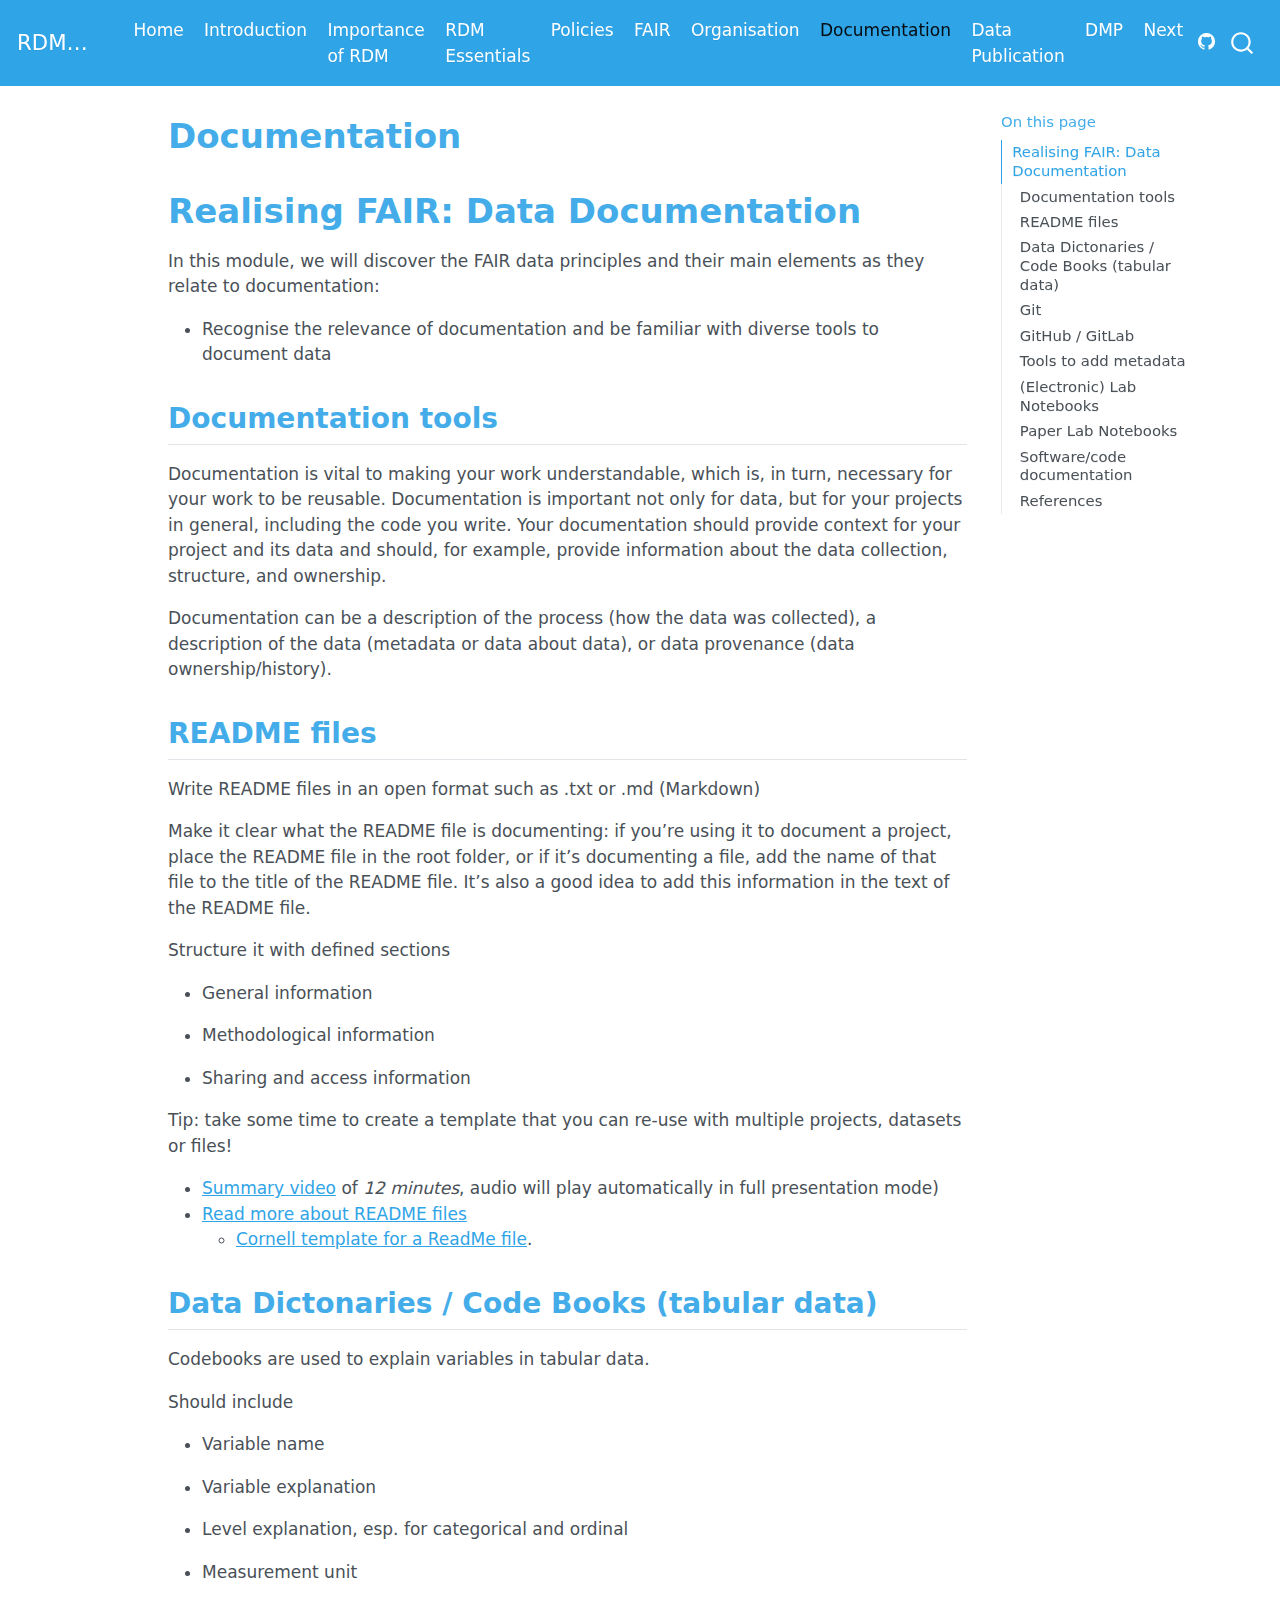
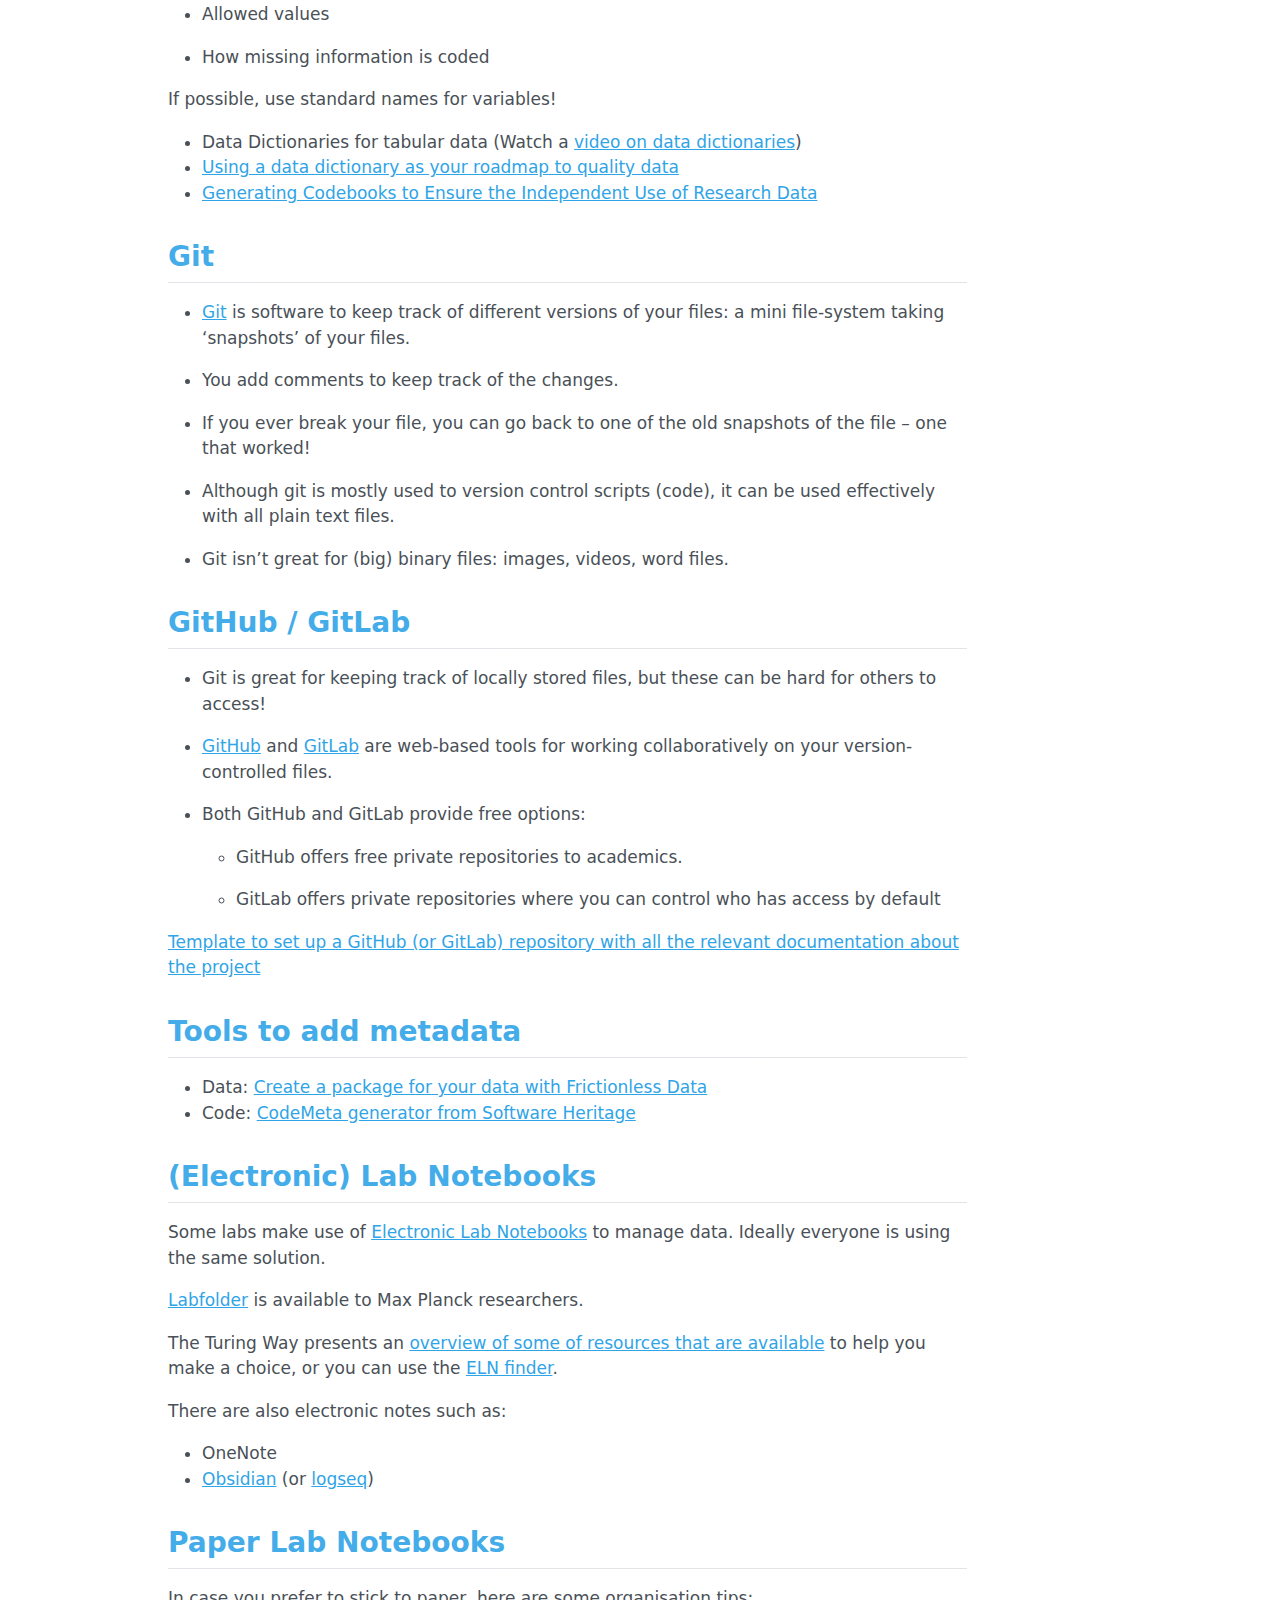
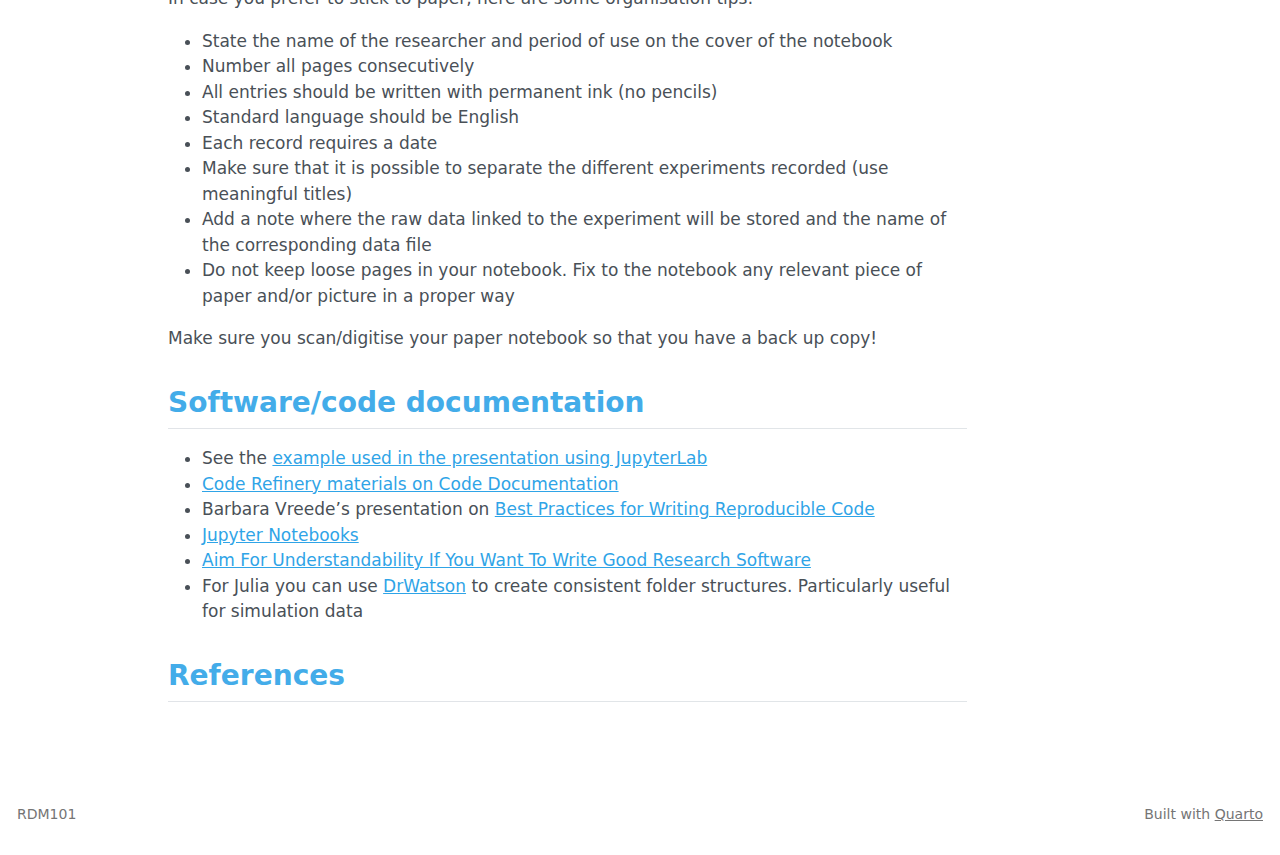
<file: docs/07-Documentation.html>
<!DOCTYPE html>
<html xmlns="http://www.w3.org/1999/xhtml" lang="en" xml:lang="en"><head>

<meta charset="utf-8">
<meta name="generator" content="quarto-1.3.450">

<meta name="viewport" content="width=device-width, initial-scale=1.0, user-scalable=yes">


<title>RDM 101 - Documentation</title>
<style>
code{white-space: pre-wrap;}
span.smallcaps{font-variant: small-caps;}
div.columns{display: flex; gap: min(4vw, 1.5em);}
div.column{flex: auto; overflow-x: auto;}
div.hanging-indent{margin-left: 1.5em; text-indent: -1.5em;}
ul.task-list{list-style: none;}
ul.task-list li input[type="checkbox"] {
  width: 0.8em;
  margin: 0 0.8em 0.2em -1em; /* quarto-specific, see https://github.com/quarto-dev/quarto-cli/issues/4556 */ 
  vertical-align: middle;
}
</style>


<script src="site_libs/quarto-nav/quarto-nav.js"></script>
<script src="site_libs/quarto-nav/headroom.min.js"></script>
<script src="site_libs/clipboard/clipboard.min.js"></script>
<script src="site_libs/quarto-search/autocomplete.umd.js"></script>
<script src="site_libs/quarto-search/fuse.min.js"></script>
<script src="site_libs/quarto-search/quarto-search.js"></script>
<meta name="quarto:offset" content="./">
<script src="site_libs/quarto-html/quarto.js"></script>
<script src="site_libs/quarto-html/popper.min.js"></script>
<script src="site_libs/quarto-html/tippy.umd.min.js"></script>
<script src="site_libs/quarto-html/anchor.min.js"></script>
<link href="site_libs/quarto-html/tippy.css" rel="stylesheet">
<link href="site_libs/quarto-html/quarto-syntax-highlighting.css" rel="stylesheet" id="quarto-text-highlighting-styles">
<script src="site_libs/bootstrap/bootstrap.min.js"></script>
<link href="site_libs/bootstrap/bootstrap-icons.css" rel="stylesheet">
<link href="site_libs/bootstrap/bootstrap.min.css" rel="stylesheet" id="quarto-bootstrap" data-mode="light">
<script id="quarto-search-options" type="application/json">{
  "location": "navbar",
  "copy-button": false,
  "collapse-after": 3,
  "panel-placement": "end",
  "type": "overlay",
  "limit": 20,
  "language": {
    "search-no-results-text": "No results",
    "search-matching-documents-text": "matching documents",
    "search-copy-link-title": "Copy link to search",
    "search-hide-matches-text": "Hide additional matches",
    "search-more-match-text": "more match in this document",
    "search-more-matches-text": "more matches in this document",
    "search-clear-button-title": "Clear",
    "search-detached-cancel-button-title": "Cancel",
    "search-submit-button-title": "Submit",
    "search-label": "Search"
  }
}</script>


</head>

<body class="nav-fixed">

<div id="quarto-search-results"></div>
  <header id="quarto-header" class="headroom fixed-top">
    <nav class="navbar navbar-expand-lg navbar-dark ">
      <div class="navbar-container container-fluid">
      <div class="navbar-brand-container">
    <a class="navbar-brand" href="./index.html">
    <span class="navbar-title">RDM 101</span>
    </a>
  </div>
            <div id="quarto-search" class="" title="Search"></div>
          <button class="navbar-toggler" type="button" data-bs-toggle="collapse" data-bs-target="#navbarCollapse" aria-controls="navbarCollapse" aria-expanded="false" aria-label="Toggle navigation" onclick="if (window.quartoToggleHeadroom) { window.quartoToggleHeadroom(); }">
  <span class="navbar-toggler-icon"></span>
</button>
          <div class="collapse navbar-collapse" id="navbarCollapse">
            <ul class="navbar-nav navbar-nav-scroll me-auto">
  <li class="nav-item">
    <a class="nav-link" href="./index.html" rel="" target="">
 <span class="menu-text">Home</span></a>
  </li>  
  <li class="nav-item">
    <a class="nav-link" href="./01-introduction.html" rel="" target="">
 <span class="menu-text">Introduction</span></a>
  </li>  
  <li class="nav-item">
    <a class="nav-link" href="./02-Importance-RDM.html" rel="" target="">
 <span class="menu-text">Importance of RDM</span></a>
  </li>  
  <li class="nav-item">
    <a class="nav-link" href="./03-Essentials-RDM.html" rel="" target="">
 <span class="menu-text">RDM Essentials</span></a>
  </li>  
  <li class="nav-item">
    <a class="nav-link" href="./04-Policies-RDM.html" rel="" target="">
 <span class="menu-text">Policies</span></a>
  </li>  
  <li class="nav-item">
    <a class="nav-link" href="./05-FAIR.html" rel="" target="">
 <span class="menu-text">FAIR</span></a>
  </li>  
  <li class="nav-item">
    <a class="nav-link" href="./06-Organisation.html" rel="" target="">
 <span class="menu-text">Organisation</span></a>
  </li>  
  <li class="nav-item">
    <a class="nav-link active" href="./07-Documentation.html" rel="" target="" aria-current="page">
 <span class="menu-text">Documentation</span></a>
  </li>  
  <li class="nav-item">
    <a class="nav-link" href="./08-Publication.html" rel="" target="">
 <span class="menu-text">Data Publication</span></a>
  </li>  
  <li class="nav-item">
    <a class="nav-link" href="./09-DMP.html" rel="" target="">
 <span class="menu-text">DMP</span></a>
  </li>  
  <li class="nav-item">
    <a class="nav-link" href="./10-Next.html" rel="" target="">
 <span class="menu-text">Next</span></a>
  </li>  
</ul>
            <div class="quarto-navbar-tools ms-auto">
    <a href="https://github.com/EstherPlomp/DRA-RDM-1" rel="" title="" class="quarto-navigation-tool px-1" aria-label=""><i class="bi bi-github"></i></a>
</div>
          </div> <!-- /navcollapse -->
      </div> <!-- /container-fluid -->
    </nav>
</header>
<!-- content -->
<div id="quarto-content" class="quarto-container page-columns page-rows-contents page-layout-article page-navbar">
<!-- sidebar -->
<!-- margin-sidebar -->
    <div id="quarto-margin-sidebar" class="sidebar margin-sidebar">
        <nav id="TOC" role="doc-toc" class="toc-active">
    <h2 id="toc-title">On this page</h2>
   
  <ul>
  <li><a href="#realising-fair-data-documentation" id="toc-realising-fair-data-documentation" class="nav-link active" data-scroll-target="#realising-fair-data-documentation">Realising FAIR: Data Documentation</a>
  <ul class="collapse">
  <li><a href="#documentation-tools" id="toc-documentation-tools" class="nav-link" data-scroll-target="#documentation-tools">Documentation tools</a></li>
  <li><a href="#readme-files" id="toc-readme-files" class="nav-link" data-scroll-target="#readme-files">README files</a></li>
  <li><a href="#data-dictonaries-code-books-tabular-data" id="toc-data-dictonaries-code-books-tabular-data" class="nav-link" data-scroll-target="#data-dictonaries-code-books-tabular-data">Data Dictonaries / Code Books (tabular data)</a></li>
  <li><a href="#git" id="toc-git" class="nav-link" data-scroll-target="#git">Git</a></li>
  <li><a href="#github-gitlab" id="toc-github-gitlab" class="nav-link" data-scroll-target="#github-gitlab">GitHub / GitLab</a></li>
  <li><a href="#tools-to-add-metadata" id="toc-tools-to-add-metadata" class="nav-link" data-scroll-target="#tools-to-add-metadata">Tools to add metadata</a></li>
  <li><a href="#electronic-lab-notebooks" id="toc-electronic-lab-notebooks" class="nav-link" data-scroll-target="#electronic-lab-notebooks">(Electronic) Lab Notebooks</a></li>
  <li><a href="#paper-lab-notebooks" id="toc-paper-lab-notebooks" class="nav-link" data-scroll-target="#paper-lab-notebooks">Paper Lab Notebooks</a></li>
  <li><a href="#softwarecode-documentation" id="toc-softwarecode-documentation" class="nav-link" data-scroll-target="#softwarecode-documentation">Software/code documentation</a></li>
  <li><a href="#references" id="toc-references" class="nav-link" data-scroll-target="#references">References</a></li>
  </ul></li>
  </ul>
</nav>
    </div>
<!-- main -->
<main class="content" id="quarto-document-content">

<header id="title-block-header" class="quarto-title-block default">
<div class="quarto-title">
<h1 class="title">Documentation</h1>
</div>



<div class="quarto-title-meta">

    
  
    
  </div>
  

</header>

<section id="realising-fair-data-documentation" class="level1">
<h1>Realising FAIR: Data Documentation</h1>
<p>In this module, we will discover the FAIR data principles and their main elements as they relate to documentation:</p>
<ul>
<li>Recognise the relevance of documentation and be familiar with diverse tools to document data</li>
</ul>
<section id="documentation-tools" class="level2">
<h2 class="anchored" data-anchor-id="documentation-tools">Documentation tools</h2>
<p>Documentation is vital to making your work understandable, which is, in turn, necessary for your work to be reusable. Documentation is important not only for data, but for your projects in general, including the code you write. Your documentation should provide context for your project and its data and should, for example, provide information about the data collection, structure, and ownership.</p>
<p>Documentation can be a description of the process (how the data was collected), a description of the data (metadata or data about data), or data provenance (data ownership/history).</p>
</section>
<section id="readme-files" class="level2">
<h2 class="anchored" data-anchor-id="readme-files">README files</h2>
<p>Write README files in an open format such as .txt or .md (Markdown)</p>
<p>Make it clear what the README file is documenting: if you’re using it to document a project, place the README file in the root folder, or if it’s documenting a file, add the name of that file to the title of the README file. It’s also a good idea to add this information in the text of the README file.</p>
<p>Structure it with defined sections</p>
<ul>
<li><p>General information</p></li>
<li><p>Methodological information</p></li>
<li><p>Sharing and access information</p></li>
</ul>
<p>Tip: take some time to create a template that you can re-use with multiple projects, datasets or files!</p>
<ul>
<li><a href="https://surfdrive.surf.nl/files/index.php/s/Y1ylaZYL1R3VPbR">Summary video</a> of <em>12 minutes</em>, audio will play automatically in full presentation mode)</li>
<li><a href="https://estherplomp.github.io/TNW-OS-support/posts/readme/">Read more about README files</a>
<ul>
<li><a href="https://cornell.app.box.com/v/ReadmeTemplate">Cornell template for a ReadMe file</a>.</li>
</ul></li>
</ul>
</section>
<section id="data-dictonaries-code-books-tabular-data" class="level2">
<h2 class="anchored" data-anchor-id="data-dictonaries-code-books-tabular-data">Data Dictonaries / Code Books (tabular data)</h2>
<p>Codebooks are used to explain variables in tabular data.</p>
<p>Should include</p>
<ul>
<li><p>Variable name</p></li>
<li><p>Variable explanation</p></li>
<li><p>Level explanation, esp.&nbsp;for categorical and ordinal</p></li>
<li><p>Measurement unit</p></li>
<li><p>Allowed values</p></li>
<li><p>How missing information is coded</p></li>
</ul>
<p>If possible, use standard names for variables!</p>
<ul>
<li>Data Dictionaries for tabular data (Watch a <a href="https://www.youtube.com/watch?v=Fe3i9qyqPjo">video on data dictionaries</a>)</li>
<li><a href="https://cghlewis.com/blog/data_dictionary/">Using a data dictionary as your roadmap to quality data</a></li>
<li><a href="https://doi.org/10.1027/1015-5759/a000620">Generating Codebooks to Ensure the Independent Use of Research Data</a></li>
</ul>
</section>
<section id="git" class="level2">
<h2 class="anchored" data-anchor-id="git">Git</h2>
<ul>
<li><p><a href="https://git-scm.com/">Git</a> is software to keep track of different versions of your files: a mini file-system taking ‘snapshots’ of your files.</p></li>
<li><p>You add comments to keep track of the changes.</p></li>
<li><p>If you ever break your file, you can go back to one of the old snapshots of the file – one that worked!</p></li>
<li><p>Although git is mostly used to version control scripts (code), it can be used effectively with all plain text files.</p></li>
<li><p>Git isn’t great for (big) binary files: images, videos, word files.</p></li>
</ul>
</section>
<section id="github-gitlab" class="level2">
<h2 class="anchored" data-anchor-id="github-gitlab">GitHub / GitLab</h2>
<ul>
<li><p>Git is great for keeping track of locally stored files, but these can be hard for others to access!</p></li>
<li><p><a href="https://github.com/">GitHub</a> and <a href="https://about.gitlab.com/">GitLab</a> are web-based tools for working collaboratively on your version-controlled files.</p></li>
<li><p>Both GitHub and GitLab provide free options:</p>
<ul>
<li><p>GitHub offers free private repositories to academics.</p></li>
<li><p>GitLab offers private repositories where you can control who has access by default</p></li>
</ul></li>
</ul>
<p><a href="https://github.com/manuGil/fair-code">Template to set up a GitHub (or GitLab) repository with all the relevant documentation about the project</a></p>
</section>
<section id="tools-to-add-metadata" class="level2">
<h2 class="anchored" data-anchor-id="tools-to-add-metadata">Tools to add metadata</h2>
<ul>
<li>Data: <a href="https://create.frictionlessdata.io">Create a package for your data with Frictionless Data</a></li>
<li>Code: <a href="https://codemeta.github.io/codemeta-generator/">CodeMeta generator from Software Heritage</a></li>
</ul>
</section>
<section id="electronic-lab-notebooks" class="level2">
<h2 class="anchored" data-anchor-id="electronic-lab-notebooks">(Electronic) Lab Notebooks</h2>
<p>Some labs make use of <a href="https://the-turing-way.netlify.app/reproducible-research/rdm/rdm-elns">Electronic Lab Notebooks</a> to manage data. Ideally everyone is using the same solution.</p>
<p><a href="https://labfolder.mpdl.mpg.de/home/">Labfolder</a> is available to Max Planck researchers.</p>
<p>The Turing Way presents an <a href="https://the-turing-way.netlify.app/reproducible-research/rdm/rdm-elns#resources-for-choosing-elns">overview of some of resources that are available</a> to help you make a choice, or you can use the <a href="https://eln-finder.ulb.tu-darmstadt.de/home">ELN finder</a>.</p>
<p>There are also electronic notes such as:</p>
<ul>
<li>OneNote</li>
<li><a href="https://obsidian.md/">Obsidian</a> (or <a href="https://logseq.com/">logseq</a>)</li>
</ul>
</section>
<section id="paper-lab-notebooks" class="level2">
<h2 class="anchored" data-anchor-id="paper-lab-notebooks">Paper Lab Notebooks</h2>
<p>In case you prefer to stick to paper, here are some organisation tips:</p>
<ul>
<li>State the name of the researcher and period of use on the cover of the notebook</li>
<li>Number all pages consecutively</li>
<li>All entries should be written with permanent ink (no pencils)</li>
<li>Standard language should be English</li>
<li>Each record requires a date</li>
<li>Make sure that it is possible to separate the different experiments recorded (use meaningful titles)</li>
<li>Add a note where the raw data linked to the experiment will be stored and the name of the corresponding data file</li>
<li>Do not keep loose pages in your notebook. Fix to the notebook any relevant piece of paper and/or picture in a proper way</li>
</ul>
<p>Make sure you scan/digitise your paper notebook so that you have a back up copy!</p>
</section>
<section id="softwarecode-documentation" class="level2">
<h2 class="anchored" data-anchor-id="softwarecode-documentation">Software/code documentation</h2>
<ul>
<li>See the <a href="https://mybinder.org/v2/gh/jupyterlab/jupyterlab-demo/master?urlpath=lab/tree/demo">example used in the presentation using JupyterLab</a></li>
<li><a href="https://coderefinery.github.io/documentation/">Code Refinery materials on Code Documentation</a></li>
<li>Barbara Vreede’s presentation on <a href="https://bvreede.github.io/presentations/presentations/2020-09-17_BestPractices-lecture.html#1">Best Practices for Writing Reproducible Code</a></li>
<li><a href="https://github.com/jupyter/jupyter/wiki">Jupyter Notebooks</a></li>
<li><a href="https://www.software.ac.uk/blog/2022-07-04-aim-understandability-if-you-want-write-good-research-software">Aim For Understandability If You Want To Write Good Research Software</a></li>
<li>For Julia you can use <a href="https://juliadynamics.github.io/DrWatson.jl/dev/">DrWatson</a> to create consistent folder structures. Particularly useful for simulation data</li>
</ul>
</section>
<section id="references" class="level2">
<h2 class="anchored" data-anchor-id="references">References</h2>


</section>
</section>

</main> <!-- /main -->
<script id="quarto-html-after-body" type="application/javascript">
window.document.addEventListener("DOMContentLoaded", function (event) {
  const toggleBodyColorMode = (bsSheetEl) => {
    const mode = bsSheetEl.getAttribute("data-mode");
    const bodyEl = window.document.querySelector("body");
    if (mode === "dark") {
      bodyEl.classList.add("quarto-dark");
      bodyEl.classList.remove("quarto-light");
    } else {
      bodyEl.classList.add("quarto-light");
      bodyEl.classList.remove("quarto-dark");
    }
  }
  const toggleBodyColorPrimary = () => {
    const bsSheetEl = window.document.querySelector("link#quarto-bootstrap");
    if (bsSheetEl) {
      toggleBodyColorMode(bsSheetEl);
    }
  }
  toggleBodyColorPrimary();  
  const icon = "";
  const anchorJS = new window.AnchorJS();
  anchorJS.options = {
    placement: 'right',
    icon: icon
  };
  anchorJS.add('.anchored');
  const isCodeAnnotation = (el) => {
    for (const clz of el.classList) {
      if (clz.startsWith('code-annotation-')) {                     
        return true;
      }
    }
    return false;
  }
  const clipboard = new window.ClipboardJS('.code-copy-button', {
    text: function(trigger) {
      const codeEl = trigger.previousElementSibling.cloneNode(true);
      for (const childEl of codeEl.children) {
        if (isCodeAnnotation(childEl)) {
          childEl.remove();
        }
      }
      return codeEl.innerText;
    }
  });
  clipboard.on('success', function(e) {
    // button target
    const button = e.trigger;
    // don't keep focus
    button.blur();
    // flash "checked"
    button.classList.add('code-copy-button-checked');
    var currentTitle = button.getAttribute("title");
    button.setAttribute("title", "Copied!");
    let tooltip;
    if (window.bootstrap) {
      button.setAttribute("data-bs-toggle", "tooltip");
      button.setAttribute("data-bs-placement", "left");
      button.setAttribute("data-bs-title", "Copied!");
      tooltip = new bootstrap.Tooltip(button, 
        { trigger: "manual", 
          customClass: "code-copy-button-tooltip",
          offset: [0, -8]});
      tooltip.show();    
    }
    setTimeout(function() {
      if (tooltip) {
        tooltip.hide();
        button.removeAttribute("data-bs-title");
        button.removeAttribute("data-bs-toggle");
        button.removeAttribute("data-bs-placement");
      }
      button.setAttribute("title", currentTitle);
      button.classList.remove('code-copy-button-checked');
    }, 1000);
    // clear code selection
    e.clearSelection();
  });
  function tippyHover(el, contentFn) {
    const config = {
      allowHTML: true,
      content: contentFn,
      maxWidth: 500,
      delay: 100,
      arrow: false,
      appendTo: function(el) {
          return el.parentElement;
      },
      interactive: true,
      interactiveBorder: 10,
      theme: 'quarto',
      placement: 'bottom-start'
    };
    window.tippy(el, config); 
  }
  const noterefs = window.document.querySelectorAll('a[role="doc-noteref"]');
  for (var i=0; i<noterefs.length; i++) {
    const ref = noterefs[i];
    tippyHover(ref, function() {
      // use id or data attribute instead here
      let href = ref.getAttribute('data-footnote-href') || ref.getAttribute('href');
      try { href = new URL(href).hash; } catch {}
      const id = href.replace(/^#\/?/, "");
      const note = window.document.getElementById(id);
      return note.innerHTML;
    });
  }
      let selectedAnnoteEl;
      const selectorForAnnotation = ( cell, annotation) => {
        let cellAttr = 'data-code-cell="' + cell + '"';
        let lineAttr = 'data-code-annotation="' +  annotation + '"';
        const selector = 'span[' + cellAttr + '][' + lineAttr + ']';
        return selector;
      }
      const selectCodeLines = (annoteEl) => {
        const doc = window.document;
        const targetCell = annoteEl.getAttribute("data-target-cell");
        const targetAnnotation = annoteEl.getAttribute("data-target-annotation");
        const annoteSpan = window.document.querySelector(selectorForAnnotation(targetCell, targetAnnotation));
        const lines = annoteSpan.getAttribute("data-code-lines").split(",");
        const lineIds = lines.map((line) => {
          return targetCell + "-" + line;
        })
        let top = null;
        let height = null;
        let parent = null;
        if (lineIds.length > 0) {
            //compute the position of the single el (top and bottom and make a div)
            const el = window.document.getElementById(lineIds[0]);
            top = el.offsetTop;
            height = el.offsetHeight;
            parent = el.parentElement.parentElement;
          if (lineIds.length > 1) {
            const lastEl = window.document.getElementById(lineIds[lineIds.length - 1]);
            const bottom = lastEl.offsetTop + lastEl.offsetHeight;
            height = bottom - top;
          }
          if (top !== null && height !== null && parent !== null) {
            // cook up a div (if necessary) and position it 
            let div = window.document.getElementById("code-annotation-line-highlight");
            if (div === null) {
              div = window.document.createElement("div");
              div.setAttribute("id", "code-annotation-line-highlight");
              div.style.position = 'absolute';
              parent.appendChild(div);
            }
            div.style.top = top - 2 + "px";
            div.style.height = height + 4 + "px";
            let gutterDiv = window.document.getElementById("code-annotation-line-highlight-gutter");
            if (gutterDiv === null) {
              gutterDiv = window.document.createElement("div");
              gutterDiv.setAttribute("id", "code-annotation-line-highlight-gutter");
              gutterDiv.style.position = 'absolute';
              const codeCell = window.document.getElementById(targetCell);
              const gutter = codeCell.querySelector('.code-annotation-gutter');
              gutter.appendChild(gutterDiv);
            }
            gutterDiv.style.top = top - 2 + "px";
            gutterDiv.style.height = height + 4 + "px";
          }
          selectedAnnoteEl = annoteEl;
        }
      };
      const unselectCodeLines = () => {
        const elementsIds = ["code-annotation-line-highlight", "code-annotation-line-highlight-gutter"];
        elementsIds.forEach((elId) => {
          const div = window.document.getElementById(elId);
          if (div) {
            div.remove();
          }
        });
        selectedAnnoteEl = undefined;
      };
      // Attach click handler to the DT
      const annoteDls = window.document.querySelectorAll('dt[data-target-cell]');
      for (const annoteDlNode of annoteDls) {
        annoteDlNode.addEventListener('click', (event) => {
          const clickedEl = event.target;
          if (clickedEl !== selectedAnnoteEl) {
            unselectCodeLines();
            const activeEl = window.document.querySelector('dt[data-target-cell].code-annotation-active');
            if (activeEl) {
              activeEl.classList.remove('code-annotation-active');
            }
            selectCodeLines(clickedEl);
            clickedEl.classList.add('code-annotation-active');
          } else {
            // Unselect the line
            unselectCodeLines();
            clickedEl.classList.remove('code-annotation-active');
          }
        });
      }
  const findCites = (el) => {
    const parentEl = el.parentElement;
    if (parentEl) {
      const cites = parentEl.dataset.cites;
      if (cites) {
        return {
          el,
          cites: cites.split(' ')
        };
      } else {
        return findCites(el.parentElement)
      }
    } else {
      return undefined;
    }
  };
  var bibliorefs = window.document.querySelectorAll('a[role="doc-biblioref"]');
  for (var i=0; i<bibliorefs.length; i++) {
    const ref = bibliorefs[i];
    const citeInfo = findCites(ref);
    if (citeInfo) {
      tippyHover(citeInfo.el, function() {
        var popup = window.document.createElement('div');
        citeInfo.cites.forEach(function(cite) {
          var citeDiv = window.document.createElement('div');
          citeDiv.classList.add('hanging-indent');
          citeDiv.classList.add('csl-entry');
          var biblioDiv = window.document.getElementById('ref-' + cite);
          if (biblioDiv) {
            citeDiv.innerHTML = biblioDiv.innerHTML;
          }
          popup.appendChild(citeDiv);
        });
        return popup.innerHTML;
      });
    }
  }
});
</script>
</div> <!-- /content -->
<footer class="footer">
  <div class="nav-footer">
    <div class="nav-footer-left">RDM101</div>   
    <div class="nav-footer-center">
      &nbsp;
    </div>
    <div class="nav-footer-right">Built with <a href="https://quarto.org/">Quarto</a></div>
  </div>
</footer>



</body></html>
</file>
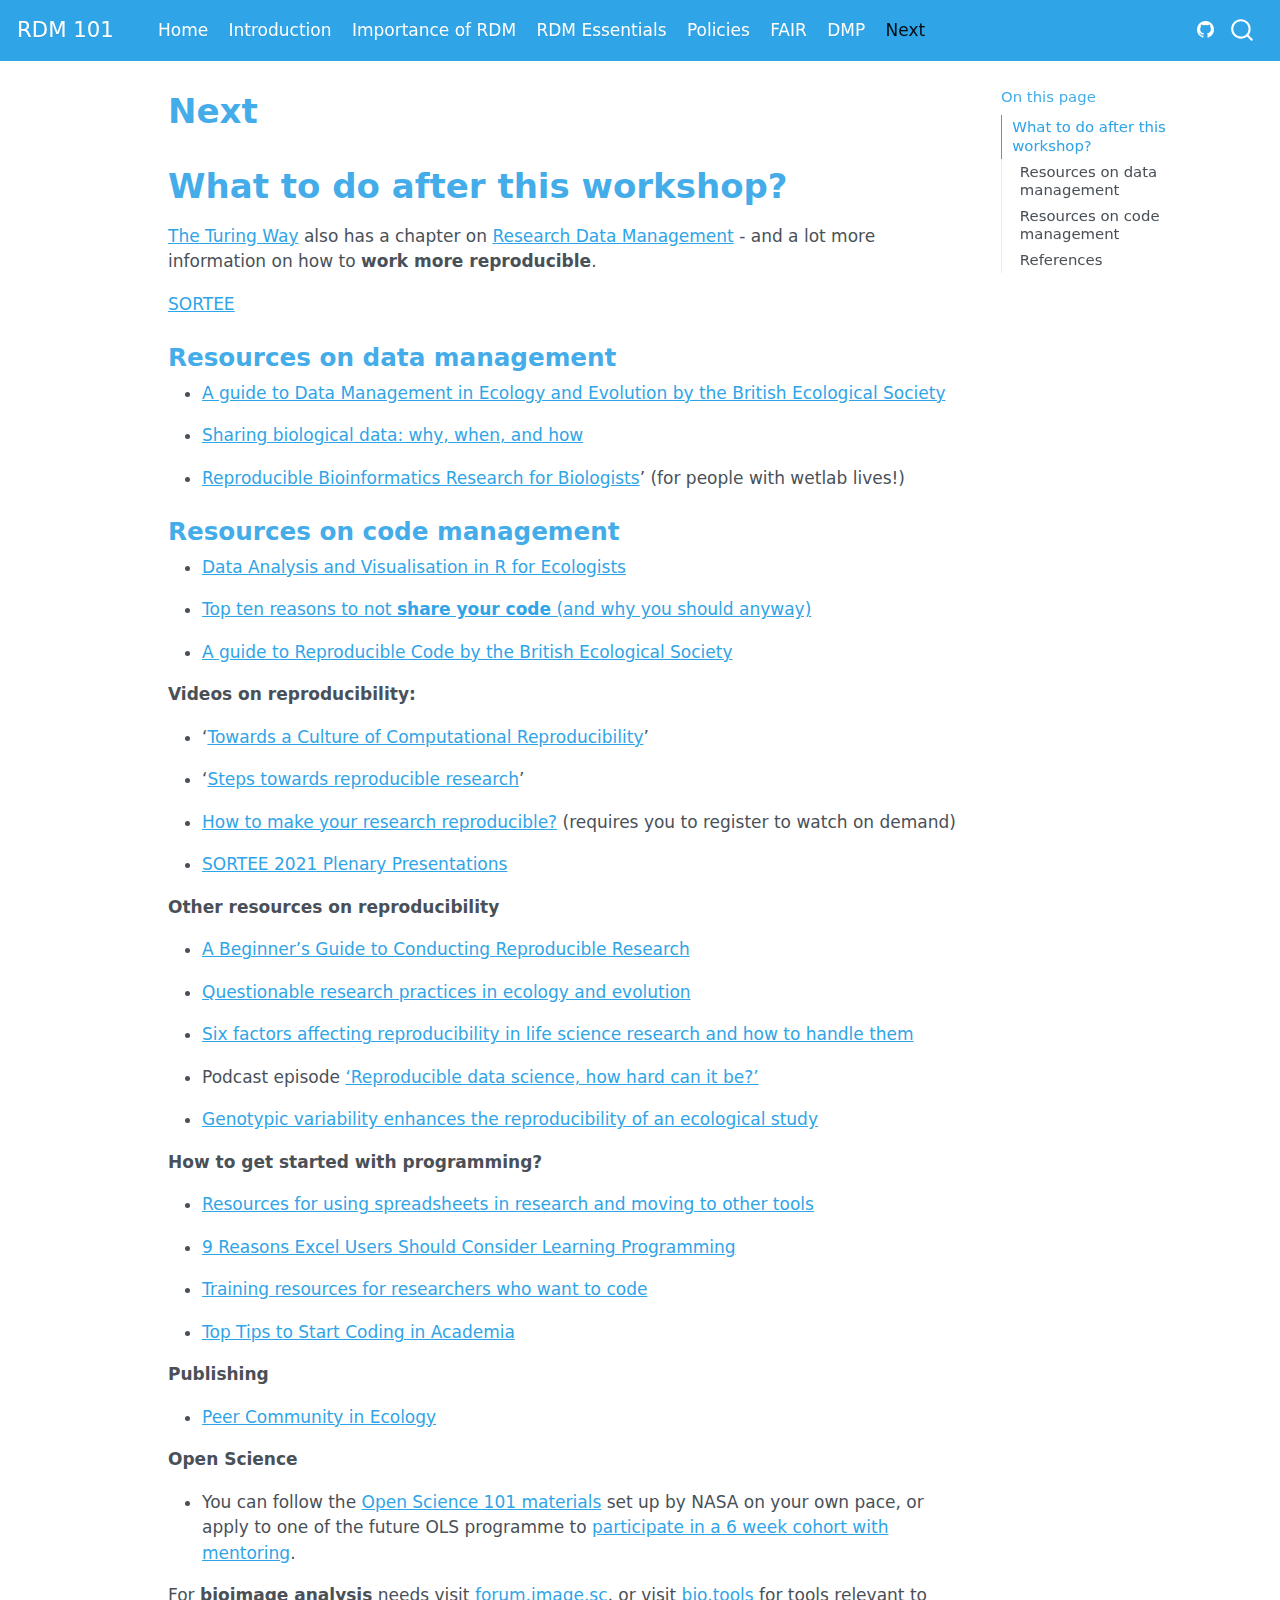
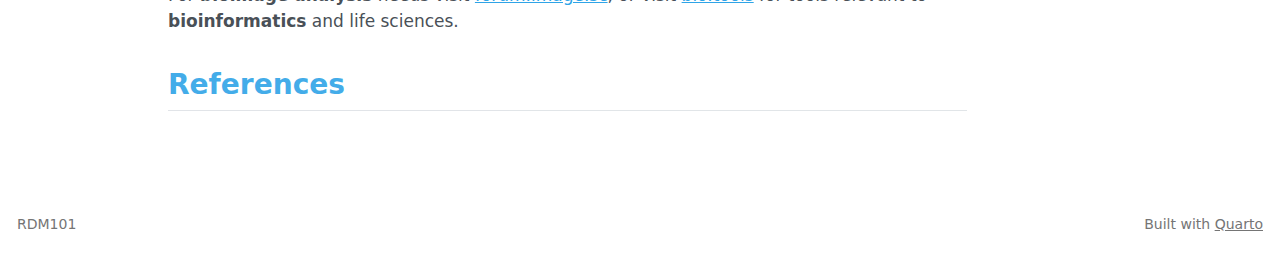
<file: docs/07-Next.html>
<!DOCTYPE html>
<html xmlns="http://www.w3.org/1999/xhtml" lang="en" xml:lang="en"><head>

<meta charset="utf-8">
<meta name="generator" content="quarto-1.3.450">

<meta name="viewport" content="width=device-width, initial-scale=1.0, user-scalable=yes">


<title>RDM 101 - Next</title>
<style>
code{white-space: pre-wrap;}
span.smallcaps{font-variant: small-caps;}
div.columns{display: flex; gap: min(4vw, 1.5em);}
div.column{flex: auto; overflow-x: auto;}
div.hanging-indent{margin-left: 1.5em; text-indent: -1.5em;}
ul.task-list{list-style: none;}
ul.task-list li input[type="checkbox"] {
  width: 0.8em;
  margin: 0 0.8em 0.2em -1em; /* quarto-specific, see https://github.com/quarto-dev/quarto-cli/issues/4556 */ 
  vertical-align: middle;
}
</style>


<script src="site_libs/quarto-nav/quarto-nav.js"></script>
<script src="site_libs/quarto-nav/headroom.min.js"></script>
<script src="site_libs/clipboard/clipboard.min.js"></script>
<script src="site_libs/quarto-search/autocomplete.umd.js"></script>
<script src="site_libs/quarto-search/fuse.min.js"></script>
<script src="site_libs/quarto-search/quarto-search.js"></script>
<meta name="quarto:offset" content="./">
<script src="site_libs/quarto-html/quarto.js"></script>
<script src="site_libs/quarto-html/popper.min.js"></script>
<script src="site_libs/quarto-html/tippy.umd.min.js"></script>
<script src="site_libs/quarto-html/anchor.min.js"></script>
<link href="site_libs/quarto-html/tippy.css" rel="stylesheet">
<link href="site_libs/quarto-html/quarto-syntax-highlighting.css" rel="stylesheet" id="quarto-text-highlighting-styles">
<script src="site_libs/bootstrap/bootstrap.min.js"></script>
<link href="site_libs/bootstrap/bootstrap-icons.css" rel="stylesheet">
<link href="site_libs/bootstrap/bootstrap.min.css" rel="stylesheet" id="quarto-bootstrap" data-mode="light">
<script id="quarto-search-options" type="application/json">{
  "location": "navbar",
  "copy-button": false,
  "collapse-after": 3,
  "panel-placement": "end",
  "type": "overlay",
  "limit": 20,
  "language": {
    "search-no-results-text": "No results",
    "search-matching-documents-text": "matching documents",
    "search-copy-link-title": "Copy link to search",
    "search-hide-matches-text": "Hide additional matches",
    "search-more-match-text": "more match in this document",
    "search-more-matches-text": "more matches in this document",
    "search-clear-button-title": "Clear",
    "search-detached-cancel-button-title": "Cancel",
    "search-submit-button-title": "Submit",
    "search-label": "Search"
  }
}</script>


</head>

<body class="nav-fixed">

<div id="quarto-search-results"></div>
  <header id="quarto-header" class="headroom fixed-top">
    <nav class="navbar navbar-expand-lg navbar-dark ">
      <div class="navbar-container container-fluid">
      <div class="navbar-brand-container">
    <a class="navbar-brand" href="./index.html">
    <span class="navbar-title">RDM 101</span>
    </a>
  </div>
            <div id="quarto-search" class="" title="Search"></div>
          <button class="navbar-toggler" type="button" data-bs-toggle="collapse" data-bs-target="#navbarCollapse" aria-controls="navbarCollapse" aria-expanded="false" aria-label="Toggle navigation" onclick="if (window.quartoToggleHeadroom) { window.quartoToggleHeadroom(); }">
  <span class="navbar-toggler-icon"></span>
</button>
          <div class="collapse navbar-collapse" id="navbarCollapse">
            <ul class="navbar-nav navbar-nav-scroll me-auto">
  <li class="nav-item">
    <a class="nav-link" href="./index.html" rel="" target="">
 <span class="menu-text">Home</span></a>
  </li>  
  <li class="nav-item">
    <a class="nav-link" href="./01-introduction.html" rel="" target="">
 <span class="menu-text">Introduction</span></a>
  </li>  
  <li class="nav-item">
    <a class="nav-link" href="./02-Importance-RDM.html" rel="" target="">
 <span class="menu-text">Importance of RDM</span></a>
  </li>  
  <li class="nav-item">
    <a class="nav-link" href="./03-essentials-RDM.html" rel="" target="">
 <span class="menu-text">RDM Essentials</span></a>
  </li>  
  <li class="nav-item">
    <a class="nav-link" href="./04-policies.html" rel="" target="">
 <span class="menu-text">Policies</span></a>
  </li>  
  <li class="nav-item">
    <a class="nav-link" href="./05-FAIR.html" rel="" target="">
 <span class="menu-text">FAIR</span></a>
  </li>  
  <li class="nav-item">
    <a class="nav-link" href="./06-DMP.html" rel="" target="">
 <span class="menu-text">DMP</span></a>
  </li>  
  <li class="nav-item">
    <a class="nav-link active" href="./07-Next.html" rel="" target="" aria-current="page">
 <span class="menu-text">Next</span></a>
  </li>  
</ul>
            <div class="quarto-navbar-tools ms-auto">
    <a href="https://github.com/YOURUSERNAME/YOURREPO" rel="" title="" class="quarto-navigation-tool px-1" aria-label=""><i class="bi bi-github"></i></a>
</div>
          </div> <!-- /navcollapse -->
      </div> <!-- /container-fluid -->
    </nav>
</header>
<!-- content -->
<div id="quarto-content" class="quarto-container page-columns page-rows-contents page-layout-article page-navbar">
<!-- sidebar -->
<!-- margin-sidebar -->
    <div id="quarto-margin-sidebar" class="sidebar margin-sidebar">
        <nav id="TOC" role="doc-toc" class="toc-active">
    <h2 id="toc-title">On this page</h2>
   
  <ul>
  <li><a href="#plan" id="toc-plan" class="nav-link active" data-scroll-target="#plan">What to do after this workshop?</a>
  <ul class="collapse">
  <li><a href="#resources-on-data-management" id="toc-resources-on-data-management" class="nav-link" data-scroll-target="#resources-on-data-management">Resources on data management</a></li>
  <li><a href="#resources-on-code-management" id="toc-resources-on-code-management" class="nav-link" data-scroll-target="#resources-on-code-management">Resources on code management</a></li>
  <li><a href="#references" id="toc-references" class="nav-link" data-scroll-target="#references">References</a></li>
  </ul></li>
  </ul>
</nav>
    </div>
<!-- main -->
<main class="content" id="quarto-document-content">

<header id="title-block-header" class="quarto-title-block default">
<div class="quarto-title">
<h1 class="title">Next</h1>
</div>



<div class="quarto-title-meta">

    
  
    
  </div>
  

</header>

<section id="plan" class="level1">
<h1>What to do after this workshop?</h1>
<p><a href="https://the-turing-way.netlify.app/welcome.html">The Turing Way</a> also has a chapter on <a href="https://the-turing-way.netlify.app/reproducible-research/rdm.html">Research Data Management</a> - and a lot more information on how to <strong>work more reproducible</strong>.</p>
<p><a href="https://linktr.ee/sortecoevo">SORTEE</a></p>
<section id="resources-on-data-management" class="level3">
<h3 class="anchored" data-anchor-id="resources-on-data-management">Resources on data management</h3>
<ul>
<li><p><a href="https://www.britishecologicalsociety.org/wp-content/uploads/2019/06/BES-Guide-Data-Management-2019.pdf">A guide to Data Management in Ecology and Evolution by the British Ecological Society</a></p></li>
<li><p><a href="https://doi.org/10.1002/1873-3468.14067">Sharing biological data: why, when, and how</a></p></li>
<li><p><a href="https://osf.io/zqbu2">Reproducible Bioinformatics Research for Biologists</a>’ (for people with wetlab lives!)</p></li>
</ul>
</section>
<section id="resources-on-code-management" class="level3">
<h3 class="anchored" data-anchor-id="resources-on-code-management">Resources on code management</h3>
<ul>
<li><p><a href="https://datacarpentry.org/R-ecology-lesson/">Data Analysis and Visualisation in R for Ecologists</a></p></li>
<li><p><a href="https://sinews.siam.org/Details-Page/top-ten-reasons-to-not-share-your-code-and-why-you-should-anyway">Top ten reasons to not <strong>share your code</strong> (and why you should anyway)</a></p></li>
<li><p><a href="https://www.britishecologicalsociety.org/wp-content/uploads/2017/12/guide-to-reproducible-code.pdf">A guide to Reproducible Code by the British Ecological Society</a></p></li>
</ul>
<p><strong>Videos on reproducibility:</strong></p>
<ul>
<li><p>‘<a href="https://www.youtube.com/watch?v=XjW3t-qXAiE&amp;">Towards a Culture of Computational Reproducibility</a>’</p></li>
<li><p>‘<a href="https://www.youtube.com/watch?v=rNQ-RlG3JnQ">Steps towards reproducible research</a>’</p></li>
<li><p><a href="https://www.workcast.com/ControlUsher.aspx?cpak=8232371292435174&amp;pak=7279159888532687">How to make your research reproducible?</a> (requires you to register to watch on demand)</p></li>
<li><p><a href="https://www.youtube.com/playlist?list=PLqTOVbRSdsARz1idHT3KkG1Z5xJeIoULk">SORTEE 2021 Plenary Presentations</a></p></li>
</ul>
<p><strong>Other resources on reproducibility</strong></p>
<ul>
<li><p><a href="https://doi.org/10.1002/bes2.1801">A Beginner’s Guide to Conducting Reproducible Research</a></p></li>
<li><p><a href="https://doi.org/10.1371/journal.pone.0200303">Questionable research practices in ecology and evolution</a></p></li>
<li><p><a href="https://www.nature.com/articles/d42473-019-00004-y">Six factors affecting reproducibility in life science research and how to handle them</a></p></li>
<li><p>Podcast episode <a href="https://open.spotify.com/episode/1OVxFUA5UyIfMSCd842wjD?si=tEhJzufDROmOqsvJHsUPuw">‘Reproducible data science, how hard can it be?’</a></p></li>
<li><p><a href="https://doi.org/10.1038/s41559-017-0434-x">Genotypic variability enhances the reproducibility of an ecological study</a></p></li>
</ul>
<p><strong>How to get started with programming?</strong></p>
<ul>
<li><p><a href="https://www.software.ac.uk/blog/2021-11-05-resources-using-spreadsheets-research-and-moving-other-tools">Resources for using spreadsheets in research and moving to other tools</a></p></li>
<li><p><a href="https://www.dataquest.io/blog/9-reasons-excel-users-should-consider-learning-programming/">9 Reasons Excel Users Should Consider Learning Programming</a></p></li>
<li><p><a href="https://www.software.ac.uk/blog/2021-11-11-training-resources-researchers-want-learn-code">Training resources for researchers who want to code</a></p></li>
<li><p><a href="https://www.software.ac.uk/blog/2021-11-04-top-tips-start-coding-academia">Top Tips to Start Coding in Academia</a></p></li>
</ul>
<p><strong>Publishing</strong></p>
<ul>
<li><a href="https://ecology.peercommunityin.org/">Peer Community in Ecology</a></li>
</ul>
<p><strong>Open Science</strong></p>
<ul>
<li>You can follow the <a href="https://openscience101.org">Open Science 101 materials</a> set up by NASA on your own pace, or apply to one of the future OLS programme to <a href="https://openlifesci.org/nasa/">participate in a 6 week cohort with mentoring</a>.</li>
</ul>
<p>For <strong>bioimage analysis</strong> needs visit <a href="https://forum.image.sc/">forum.image.sc</a>, or visit <a href="https://bio.tools/">bio.tools</a> for tools relevant to <strong>bioinformatics</strong> and life sciences.</p>
</section>
<section id="references" class="level2">
<h2 class="anchored" data-anchor-id="references">References</h2>


</section>
</section>

</main> <!-- /main -->
<script id="quarto-html-after-body" type="application/javascript">
window.document.addEventListener("DOMContentLoaded", function (event) {
  const toggleBodyColorMode = (bsSheetEl) => {
    const mode = bsSheetEl.getAttribute("data-mode");
    const bodyEl = window.document.querySelector("body");
    if (mode === "dark") {
      bodyEl.classList.add("quarto-dark");
      bodyEl.classList.remove("quarto-light");
    } else {
      bodyEl.classList.add("quarto-light");
      bodyEl.classList.remove("quarto-dark");
    }
  }
  const toggleBodyColorPrimary = () => {
    const bsSheetEl = window.document.querySelector("link#quarto-bootstrap");
    if (bsSheetEl) {
      toggleBodyColorMode(bsSheetEl);
    }
  }
  toggleBodyColorPrimary();  
  const icon = "";
  const anchorJS = new window.AnchorJS();
  anchorJS.options = {
    placement: 'right',
    icon: icon
  };
  anchorJS.add('.anchored');
  const isCodeAnnotation = (el) => {
    for (const clz of el.classList) {
      if (clz.startsWith('code-annotation-')) {                     
        return true;
      }
    }
    return false;
  }
  const clipboard = new window.ClipboardJS('.code-copy-button', {
    text: function(trigger) {
      const codeEl = trigger.previousElementSibling.cloneNode(true);
      for (const childEl of codeEl.children) {
        if (isCodeAnnotation(childEl)) {
          childEl.remove();
        }
      }
      return codeEl.innerText;
    }
  });
  clipboard.on('success', function(e) {
    // button target
    const button = e.trigger;
    // don't keep focus
    button.blur();
    // flash "checked"
    button.classList.add('code-copy-button-checked');
    var currentTitle = button.getAttribute("title");
    button.setAttribute("title", "Copied!");
    let tooltip;
    if (window.bootstrap) {
      button.setAttribute("data-bs-toggle", "tooltip");
      button.setAttribute("data-bs-placement", "left");
      button.setAttribute("data-bs-title", "Copied!");
      tooltip = new bootstrap.Tooltip(button, 
        { trigger: "manual", 
          customClass: "code-copy-button-tooltip",
          offset: [0, -8]});
      tooltip.show();    
    }
    setTimeout(function() {
      if (tooltip) {
        tooltip.hide();
        button.removeAttribute("data-bs-title");
        button.removeAttribute("data-bs-toggle");
        button.removeAttribute("data-bs-placement");
      }
      button.setAttribute("title", currentTitle);
      button.classList.remove('code-copy-button-checked');
    }, 1000);
    // clear code selection
    e.clearSelection();
  });
  function tippyHover(el, contentFn) {
    const config = {
      allowHTML: true,
      content: contentFn,
      maxWidth: 500,
      delay: 100,
      arrow: false,
      appendTo: function(el) {
          return el.parentElement;
      },
      interactive: true,
      interactiveBorder: 10,
      theme: 'quarto',
      placement: 'bottom-start'
    };
    window.tippy(el, config); 
  }
  const noterefs = window.document.querySelectorAll('a[role="doc-noteref"]');
  for (var i=0; i<noterefs.length; i++) {
    const ref = noterefs[i];
    tippyHover(ref, function() {
      // use id or data attribute instead here
      let href = ref.getAttribute('data-footnote-href') || ref.getAttribute('href');
      try { href = new URL(href).hash; } catch {}
      const id = href.replace(/^#\/?/, "");
      const note = window.document.getElementById(id);
      return note.innerHTML;
    });
  }
      let selectedAnnoteEl;
      const selectorForAnnotation = ( cell, annotation) => {
        let cellAttr = 'data-code-cell="' + cell + '"';
        let lineAttr = 'data-code-annotation="' +  annotation + '"';
        const selector = 'span[' + cellAttr + '][' + lineAttr + ']';
        return selector;
      }
      const selectCodeLines = (annoteEl) => {
        const doc = window.document;
        const targetCell = annoteEl.getAttribute("data-target-cell");
        const targetAnnotation = annoteEl.getAttribute("data-target-annotation");
        const annoteSpan = window.document.querySelector(selectorForAnnotation(targetCell, targetAnnotation));
        const lines = annoteSpan.getAttribute("data-code-lines").split(",");
        const lineIds = lines.map((line) => {
          return targetCell + "-" + line;
        })
        let top = null;
        let height = null;
        let parent = null;
        if (lineIds.length > 0) {
            //compute the position of the single el (top and bottom and make a div)
            const el = window.document.getElementById(lineIds[0]);
            top = el.offsetTop;
            height = el.offsetHeight;
            parent = el.parentElement.parentElement;
          if (lineIds.length > 1) {
            const lastEl = window.document.getElementById(lineIds[lineIds.length - 1]);
            const bottom = lastEl.offsetTop + lastEl.offsetHeight;
            height = bottom - top;
          }
          if (top !== null && height !== null && parent !== null) {
            // cook up a div (if necessary) and position it 
            let div = window.document.getElementById("code-annotation-line-highlight");
            if (div === null) {
              div = window.document.createElement("div");
              div.setAttribute("id", "code-annotation-line-highlight");
              div.style.position = 'absolute';
              parent.appendChild(div);
            }
            div.style.top = top - 2 + "px";
            div.style.height = height + 4 + "px";
            let gutterDiv = window.document.getElementById("code-annotation-line-highlight-gutter");
            if (gutterDiv === null) {
              gutterDiv = window.document.createElement("div");
              gutterDiv.setAttribute("id", "code-annotation-line-highlight-gutter");
              gutterDiv.style.position = 'absolute';
              const codeCell = window.document.getElementById(targetCell);
              const gutter = codeCell.querySelector('.code-annotation-gutter');
              gutter.appendChild(gutterDiv);
            }
            gutterDiv.style.top = top - 2 + "px";
            gutterDiv.style.height = height + 4 + "px";
          }
          selectedAnnoteEl = annoteEl;
        }
      };
      const unselectCodeLines = () => {
        const elementsIds = ["code-annotation-line-highlight", "code-annotation-line-highlight-gutter"];
        elementsIds.forEach((elId) => {
          const div = window.document.getElementById(elId);
          if (div) {
            div.remove();
          }
        });
        selectedAnnoteEl = undefined;
      };
      // Attach click handler to the DT
      const annoteDls = window.document.querySelectorAll('dt[data-target-cell]');
      for (const annoteDlNode of annoteDls) {
        annoteDlNode.addEventListener('click', (event) => {
          const clickedEl = event.target;
          if (clickedEl !== selectedAnnoteEl) {
            unselectCodeLines();
            const activeEl = window.document.querySelector('dt[data-target-cell].code-annotation-active');
            if (activeEl) {
              activeEl.classList.remove('code-annotation-active');
            }
            selectCodeLines(clickedEl);
            clickedEl.classList.add('code-annotation-active');
          } else {
            // Unselect the line
            unselectCodeLines();
            clickedEl.classList.remove('code-annotation-active');
          }
        });
      }
  const findCites = (el) => {
    const parentEl = el.parentElement;
    if (parentEl) {
      const cites = parentEl.dataset.cites;
      if (cites) {
        return {
          el,
          cites: cites.split(' ')
        };
      } else {
        return findCites(el.parentElement)
      }
    } else {
      return undefined;
    }
  };
  var bibliorefs = window.document.querySelectorAll('a[role="doc-biblioref"]');
  for (var i=0; i<bibliorefs.length; i++) {
    const ref = bibliorefs[i];
    const citeInfo = findCites(ref);
    if (citeInfo) {
      tippyHover(citeInfo.el, function() {
        var popup = window.document.createElement('div');
        citeInfo.cites.forEach(function(cite) {
          var citeDiv = window.document.createElement('div');
          citeDiv.classList.add('hanging-indent');
          citeDiv.classList.add('csl-entry');
          var biblioDiv = window.document.getElementById('ref-' + cite);
          if (biblioDiv) {
            citeDiv.innerHTML = biblioDiv.innerHTML;
          }
          popup.appendChild(citeDiv);
        });
        return popup.innerHTML;
      });
    }
  }
});
</script>
</div> <!-- /content -->
<footer class="footer">
  <div class="nav-footer">
    <div class="nav-footer-left">RDM101</div>   
    <div class="nav-footer-center">
      &nbsp;
    </div>
    <div class="nav-footer-right">Built with <a href="https://quarto.org/">Quarto</a></div>
  </div>
</footer>



</body></html>
</file>
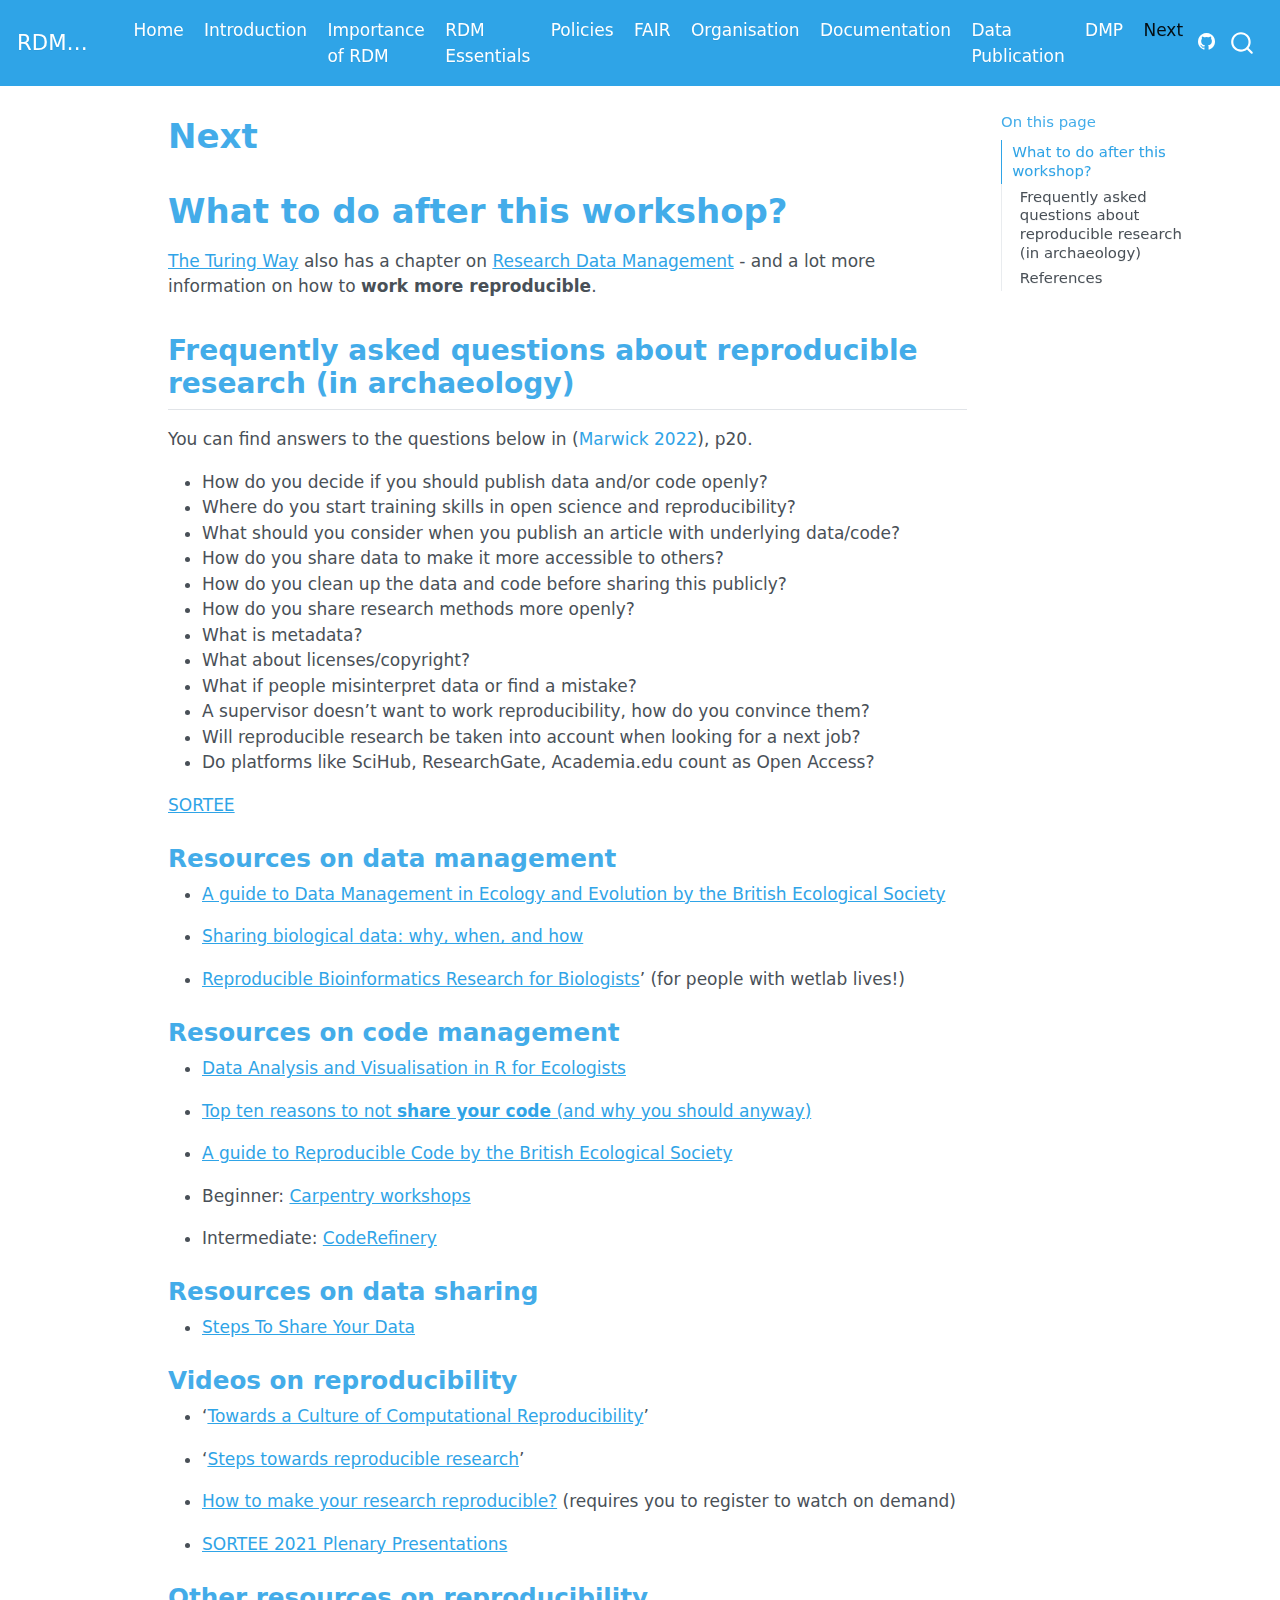
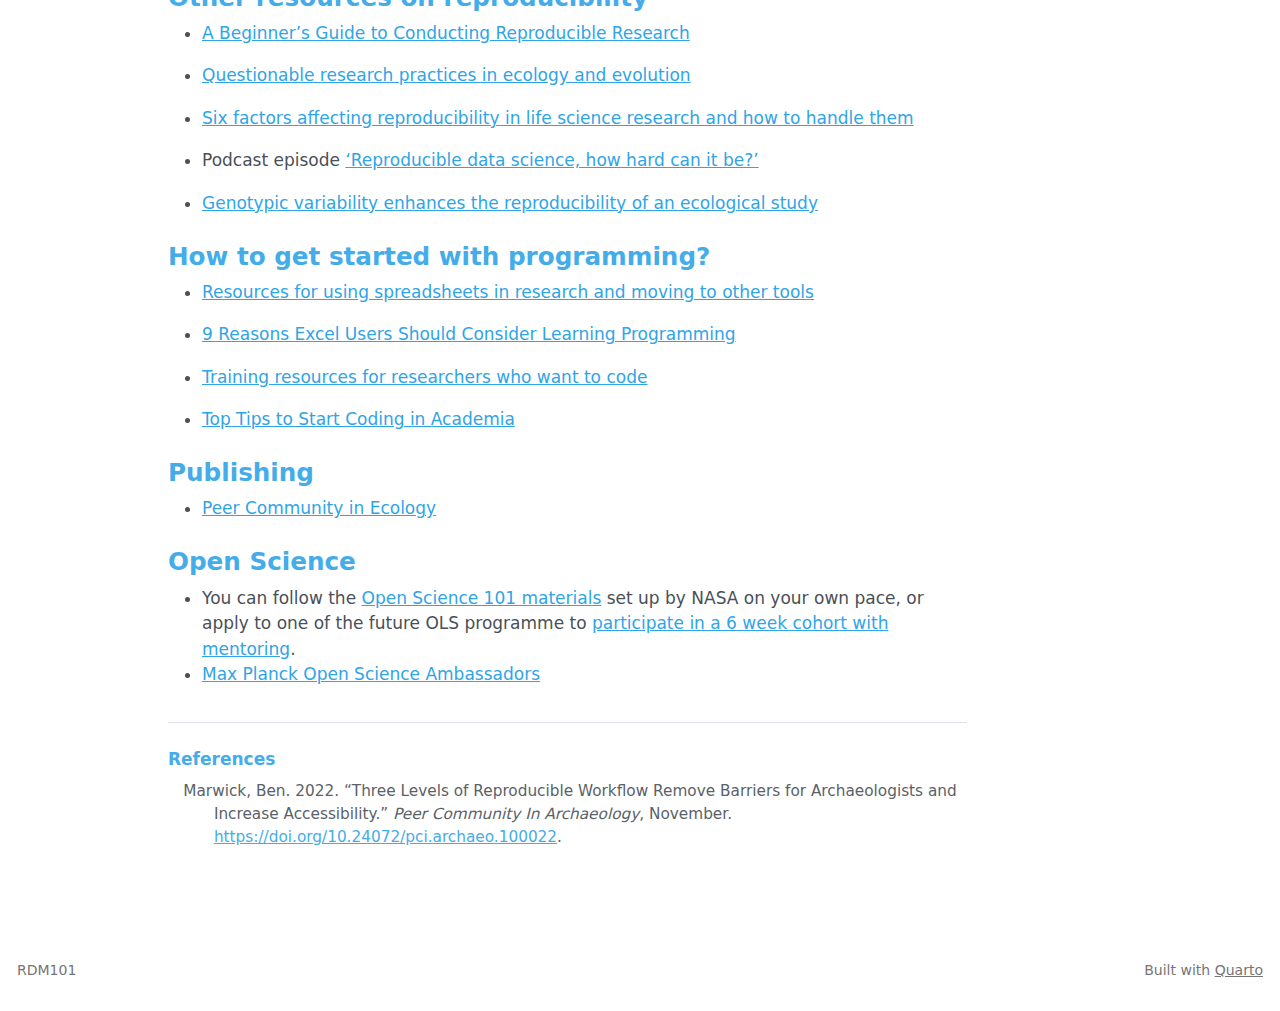
<file: docs/10-Next.html>
<!DOCTYPE html>
<html xmlns="http://www.w3.org/1999/xhtml" lang="en" xml:lang="en"><head>

<meta charset="utf-8">
<meta name="generator" content="quarto-1.3.450">

<meta name="viewport" content="width=device-width, initial-scale=1.0, user-scalable=yes">


<title>RDM 101 - Next</title>
<style>
code{white-space: pre-wrap;}
span.smallcaps{font-variant: small-caps;}
div.columns{display: flex; gap: min(4vw, 1.5em);}
div.column{flex: auto; overflow-x: auto;}
div.hanging-indent{margin-left: 1.5em; text-indent: -1.5em;}
ul.task-list{list-style: none;}
ul.task-list li input[type="checkbox"] {
  width: 0.8em;
  margin: 0 0.8em 0.2em -1em; /* quarto-specific, see https://github.com/quarto-dev/quarto-cli/issues/4556 */ 
  vertical-align: middle;
}
/* CSS for citations */
div.csl-bib-body { }
div.csl-entry {
  clear: both;
}
.hanging-indent div.csl-entry {
  margin-left:2em;
  text-indent:-2em;
}
div.csl-left-margin {
  min-width:2em;
  float:left;
}
div.csl-right-inline {
  margin-left:2em;
  padding-left:1em;
}
div.csl-indent {
  margin-left: 2em;
}</style>


<script src="site_libs/quarto-nav/quarto-nav.js"></script>
<script src="site_libs/quarto-nav/headroom.min.js"></script>
<script src="site_libs/clipboard/clipboard.min.js"></script>
<script src="site_libs/quarto-search/autocomplete.umd.js"></script>
<script src="site_libs/quarto-search/fuse.min.js"></script>
<script src="site_libs/quarto-search/quarto-search.js"></script>
<meta name="quarto:offset" content="./">
<script src="site_libs/quarto-html/quarto.js"></script>
<script src="site_libs/quarto-html/popper.min.js"></script>
<script src="site_libs/quarto-html/tippy.umd.min.js"></script>
<script src="site_libs/quarto-html/anchor.min.js"></script>
<link href="site_libs/quarto-html/tippy.css" rel="stylesheet">
<link href="site_libs/quarto-html/quarto-syntax-highlighting.css" rel="stylesheet" id="quarto-text-highlighting-styles">
<script src="site_libs/bootstrap/bootstrap.min.js"></script>
<link href="site_libs/bootstrap/bootstrap-icons.css" rel="stylesheet">
<link href="site_libs/bootstrap/bootstrap.min.css" rel="stylesheet" id="quarto-bootstrap" data-mode="light">
<script id="quarto-search-options" type="application/json">{
  "location": "navbar",
  "copy-button": false,
  "collapse-after": 3,
  "panel-placement": "end",
  "type": "overlay",
  "limit": 20,
  "language": {
    "search-no-results-text": "No results",
    "search-matching-documents-text": "matching documents",
    "search-copy-link-title": "Copy link to search",
    "search-hide-matches-text": "Hide additional matches",
    "search-more-match-text": "more match in this document",
    "search-more-matches-text": "more matches in this document",
    "search-clear-button-title": "Clear",
    "search-detached-cancel-button-title": "Cancel",
    "search-submit-button-title": "Submit",
    "search-label": "Search"
  }
}</script>


</head>

<body class="nav-fixed">

<div id="quarto-search-results"></div>
  <header id="quarto-header" class="headroom fixed-top">
    <nav class="navbar navbar-expand-lg navbar-dark ">
      <div class="navbar-container container-fluid">
      <div class="navbar-brand-container">
    <a class="navbar-brand" href="./index.html">
    <span class="navbar-title">RDM 101</span>
    </a>
  </div>
            <div id="quarto-search" class="" title="Search"></div>
          <button class="navbar-toggler" type="button" data-bs-toggle="collapse" data-bs-target="#navbarCollapse" aria-controls="navbarCollapse" aria-expanded="false" aria-label="Toggle navigation" onclick="if (window.quartoToggleHeadroom) { window.quartoToggleHeadroom(); }">
  <span class="navbar-toggler-icon"></span>
</button>
          <div class="collapse navbar-collapse" id="navbarCollapse">
            <ul class="navbar-nav navbar-nav-scroll me-auto">
  <li class="nav-item">
    <a class="nav-link" href="./index.html" rel="" target="">
 <span class="menu-text">Home</span></a>
  </li>  
  <li class="nav-item">
    <a class="nav-link" href="./01-introduction.html" rel="" target="">
 <span class="menu-text">Introduction</span></a>
  </li>  
  <li class="nav-item">
    <a class="nav-link" href="./02-Importance-RDM.html" rel="" target="">
 <span class="menu-text">Importance of RDM</span></a>
  </li>  
  <li class="nav-item">
    <a class="nav-link" href="./03-Essentials-RDM.html" rel="" target="">
 <span class="menu-text">RDM Essentials</span></a>
  </li>  
  <li class="nav-item">
    <a class="nav-link" href="./04-Policies-RDM.html" rel="" target="">
 <span class="menu-text">Policies</span></a>
  </li>  
  <li class="nav-item">
    <a class="nav-link" href="./05-FAIR.html" rel="" target="">
 <span class="menu-text">FAIR</span></a>
  </li>  
  <li class="nav-item">
    <a class="nav-link" href="./06-Organisation.html" rel="" target="">
 <span class="menu-text">Organisation</span></a>
  </li>  
  <li class="nav-item">
    <a class="nav-link" href="./07-Documentation.html" rel="" target="">
 <span class="menu-text">Documentation</span></a>
  </li>  
  <li class="nav-item">
    <a class="nav-link" href="./08-Publication.html" rel="" target="">
 <span class="menu-text">Data Publication</span></a>
  </li>  
  <li class="nav-item">
    <a class="nav-link" href="./09-DMP.html" rel="" target="">
 <span class="menu-text">DMP</span></a>
  </li>  
  <li class="nav-item">
    <a class="nav-link active" href="./10-Next.html" rel="" target="" aria-current="page">
 <span class="menu-text">Next</span></a>
  </li>  
</ul>
            <div class="quarto-navbar-tools ms-auto">
    <a href="https://github.com/EstherPlomp/DRA-RDM-1" rel="" title="" class="quarto-navigation-tool px-1" aria-label=""><i class="bi bi-github"></i></a>
</div>
          </div> <!-- /navcollapse -->
      </div> <!-- /container-fluid -->
    </nav>
</header>
<!-- content -->
<div id="quarto-content" class="quarto-container page-columns page-rows-contents page-layout-article page-navbar">
<!-- sidebar -->
<!-- margin-sidebar -->
    <div id="quarto-margin-sidebar" class="sidebar margin-sidebar">
        <nav id="TOC" role="doc-toc" class="toc-active">
    <h2 id="toc-title">On this page</h2>
   
  <ul>
  <li><a href="#plan" id="toc-plan" class="nav-link active" data-scroll-target="#plan">What to do after this workshop?</a>
  <ul class="collapse">
  <li><a href="#frequently-asked-questions-about-reproducible-research-in-archaeology" id="toc-frequently-asked-questions-about-reproducible-research-in-archaeology" class="nav-link" data-scroll-target="#frequently-asked-questions-about-reproducible-research-in-archaeology">Frequently asked questions about reproducible research (in archaeology)</a>
  <ul class="collapse">
  <li><a href="#resources-on-data-management" id="toc-resources-on-data-management" class="nav-link" data-scroll-target="#resources-on-data-management">Resources on data management</a></li>
  <li><a href="#resources-on-code-management" id="toc-resources-on-code-management" class="nav-link" data-scroll-target="#resources-on-code-management">Resources on code management</a></li>
  <li><a href="#resources-on-data-sharing" id="toc-resources-on-data-sharing" class="nav-link" data-scroll-target="#resources-on-data-sharing">Resources on data sharing</a></li>
  <li><a href="#videos-on-reproducibility" id="toc-videos-on-reproducibility" class="nav-link" data-scroll-target="#videos-on-reproducibility">Videos on reproducibility</a></li>
  <li><a href="#other-resources-on-reproducibility" id="toc-other-resources-on-reproducibility" class="nav-link" data-scroll-target="#other-resources-on-reproducibility">Other resources on reproducibility</a></li>
  <li><a href="#how-to-get-started-with-programming" id="toc-how-to-get-started-with-programming" class="nav-link" data-scroll-target="#how-to-get-started-with-programming">How to get started with programming?</a></li>
  <li><a href="#publishing" id="toc-publishing" class="nav-link" data-scroll-target="#publishing">Publishing</a></li>
  <li><a href="#open-science" id="toc-open-science" class="nav-link" data-scroll-target="#open-science">Open Science</a></li>
  </ul></li>
  <li><a href="#references" id="toc-references" class="nav-link" data-scroll-target="#references">References</a></li>
  </ul></li>
  </ul>
</nav>
    </div>
<!-- main -->
<main class="content" id="quarto-document-content">

<header id="title-block-header" class="quarto-title-block default">
<div class="quarto-title">
<h1 class="title">Next</h1>
</div>



<div class="quarto-title-meta">

    
  
    
  </div>
  

</header>

<section id="plan" class="level1">
<h1>What to do after this workshop?</h1>
<p><a href="https://the-turing-way.netlify.app/welcome.html">The Turing Way</a> also has a chapter on <a href="https://the-turing-way.netlify.app/reproducible-research/rdm.html">Research Data Management</a> - and a lot more information on how to <strong>work more reproducible</strong>.</p>
<section id="frequently-asked-questions-about-reproducible-research-in-archaeology" class="level2">
<h2 class="anchored" data-anchor-id="frequently-asked-questions-about-reproducible-research-in-archaeology">Frequently asked questions about reproducible research (in archaeology)</h2>
<p>You can find answers to the questions below in <span class="citation" data-cites="marwick2022">(<a href="#ref-marwick2022" role="doc-biblioref">Marwick 2022</a>)</span>, p20.</p>
<ul>
<li>How do you decide if you should publish data and/or code openly?</li>
<li>Where do you start training skills in open science and reproducibility?</li>
<li>What should you consider when you publish an article with underlying data/code?</li>
<li>How do you share data to make it more accessible to others?</li>
<li>How do you clean up the data and code before sharing this publicly?</li>
<li>How do you share research methods more openly?</li>
<li>What is metadata?</li>
<li>What about licenses/copyright?</li>
<li>What if people misinterpret data or find a mistake?</li>
<li>A supervisor doesn’t want to work reproducibility, how do you convince them?</li>
<li>Will reproducible research be taken into account when looking for a next job?</li>
<li>Do platforms like SciHub, ResearchGate, Academia.edu count as Open Access?</li>
</ul>
<p><a href="https://linktr.ee/sortecoevo">SORTEE</a></p>
<section id="resources-on-data-management" class="level3">
<h3 class="anchored" data-anchor-id="resources-on-data-management">Resources on data management</h3>
<ul>
<li><p><a href="https://www.britishecologicalsociety.org/wp-content/uploads/2019/06/BES-Guide-Data-Management-2019.pdf">A guide to Data Management in Ecology and Evolution by the British Ecological Society</a></p></li>
<li><p><a href="https://doi.org/10.1002/1873-3468.14067">Sharing biological data: why, when, and how</a></p></li>
<li><p><a href="https://osf.io/zqbu2">Reproducible Bioinformatics Research for Biologists</a>’ (for people with wetlab lives!)</p></li>
</ul>
</section>
<section id="resources-on-code-management" class="level3">
<h3 class="anchored" data-anchor-id="resources-on-code-management">Resources on code management</h3>
<ul>
<li><p><a href="https://datacarpentry.org/R-ecology-lesson/">Data Analysis and Visualisation in R for Ecologists</a></p></li>
<li><p><a href="https://sinews.siam.org/Details-Page/top-ten-reasons-to-not-share-your-code-and-why-you-should-anyway">Top ten reasons to not <strong>share your code</strong> (and why you should anyway)</a></p></li>
<li><p><a href="https://www.britishecologicalsociety.org/wp-content/uploads/2017/12/guide-to-reproducible-code.pdf">A guide to Reproducible Code by the British Ecological Society</a></p></li>
<li><p>Beginner: <a href="https://carpentries.org/">Carpentry workshops</a></p></li>
<li><p>Intermediate: <a href="https://coderefinery.org/">CodeRefinery</a></p></li>
</ul>
</section>
<section id="resources-on-data-sharing" class="level3">
<h3 class="anchored" data-anchor-id="resources-on-data-sharing">Resources on data sharing</h3>
<ul>
<li><a href="https://the-turing-way.netlify.app/reproducible-research/rdm/rdm-sharing#steps-to-share-your-data">Steps To Share Your Data</a></li>
</ul>
</section>
<section id="videos-on-reproducibility" class="level3">
<h3 class="anchored" data-anchor-id="videos-on-reproducibility">Videos on reproducibility</h3>
<ul>
<li><p>‘<a href="https://www.youtube.com/watch?v=XjW3t-qXAiE&amp;">Towards a Culture of Computational Reproducibility</a>’</p></li>
<li><p>‘<a href="https://www.youtube.com/watch?v=rNQ-RlG3JnQ">Steps towards reproducible research</a>’</p></li>
<li><p><a href="https://www.workcast.com/ControlUsher.aspx?cpak=8232371292435174&amp;pak=7279159888532687">How to make your research reproducible?</a> (requires you to register to watch on demand)</p></li>
<li><p><a href="https://www.youtube.com/playlist?list=PLqTOVbRSdsARz1idHT3KkG1Z5xJeIoULk">SORTEE 2021 Plenary Presentations</a></p></li>
</ul>
</section>
<section id="other-resources-on-reproducibility" class="level3">
<h3 class="anchored" data-anchor-id="other-resources-on-reproducibility">Other resources on reproducibility</h3>
<ul>
<li><p><a href="https://doi.org/10.1002/bes2.1801">A Beginner’s Guide to Conducting Reproducible Research</a></p></li>
<li><p><a href="https://doi.org/10.1371/journal.pone.0200303">Questionable research practices in ecology and evolution</a></p></li>
<li><p><a href="https://www.nature.com/articles/d42473-019-00004-y">Six factors affecting reproducibility in life science research and how to handle them</a></p></li>
<li><p>Podcast episode <a href="https://open.spotify.com/episode/1OVxFUA5UyIfMSCd842wjD?si=tEhJzufDROmOqsvJHsUPuw">‘Reproducible data science, how hard can it be?’</a></p></li>
<li><p><a href="https://doi.org/10.1038/s41559-017-0434-x">Genotypic variability enhances the reproducibility of an ecological study</a></p></li>
</ul>
</section>
<section id="how-to-get-started-with-programming" class="level3">
<h3 class="anchored" data-anchor-id="how-to-get-started-with-programming">How to get started with programming?</h3>
<ul>
<li><p><a href="https://www.software.ac.uk/blog/2021-11-05-resources-using-spreadsheets-research-and-moving-other-tools">Resources for using spreadsheets in research and moving to other tools</a></p></li>
<li><p><a href="https://www.dataquest.io/blog/9-reasons-excel-users-should-consider-learning-programming/">9 Reasons Excel Users Should Consider Learning Programming</a></p></li>
<li><p><a href="https://www.software.ac.uk/blog/2021-11-11-training-resources-researchers-want-learn-code">Training resources for researchers who want to code</a></p></li>
<li><p><a href="https://www.software.ac.uk/blog/2021-11-04-top-tips-start-coding-academia">Top Tips to Start Coding in Academia</a></p></li>
</ul>
</section>
<section id="publishing" class="level3">
<h3 class="anchored" data-anchor-id="publishing">Publishing</h3>
<ul>
<li><a href="https://ecology.peercommunityin.org/">Peer Community in Ecology</a></li>
</ul>
</section>
<section id="open-science" class="level3">
<h3 class="anchored" data-anchor-id="open-science">Open Science</h3>
<ul>
<li>You can follow the <a href="https://openscience101.org">Open Science 101 materials</a> set up by NASA on your own pace, or apply to one of the future OLS programme to <a href="https://openlifesci.org/nasa/">participate in a 6 week cohort with mentoring</a>.</li>
<li><a href="https://osambassadors.mpdl.mpg.de/">Max Planck Open Science Ambassadors</a></li>
</ul>
</section>
</section>
<section id="references" class="level2">




</section>
</section>

<div id="quarto-appendix" class="default"><section class="quarto-appendix-contents" role="doc-bibliography"><h2 class="anchored quarto-appendix-heading">References</h2><div id="refs" class="references csl-bib-body hanging-indent" role="list">
<div id="ref-marwick2022" class="csl-entry" role="listitem">
Marwick, Ben. 2022. <span>“Three Levels of Reproducible Workflow Remove Barriers for Archaeologists and Increase Accessibility.”</span> <em>Peer Community In Archaeology</em>, November. <a href="https://doi.org/10.24072/pci.archaeo.100022">https://doi.org/10.24072/pci.archaeo.100022</a>.
</div>
</div></section></div></main> <!-- /main -->
<script id="quarto-html-after-body" type="application/javascript">
window.document.addEventListener("DOMContentLoaded", function (event) {
  const toggleBodyColorMode = (bsSheetEl) => {
    const mode = bsSheetEl.getAttribute("data-mode");
    const bodyEl = window.document.querySelector("body");
    if (mode === "dark") {
      bodyEl.classList.add("quarto-dark");
      bodyEl.classList.remove("quarto-light");
    } else {
      bodyEl.classList.add("quarto-light");
      bodyEl.classList.remove("quarto-dark");
    }
  }
  const toggleBodyColorPrimary = () => {
    const bsSheetEl = window.document.querySelector("link#quarto-bootstrap");
    if (bsSheetEl) {
      toggleBodyColorMode(bsSheetEl);
    }
  }
  toggleBodyColorPrimary();  
  const icon = "";
  const anchorJS = new window.AnchorJS();
  anchorJS.options = {
    placement: 'right',
    icon: icon
  };
  anchorJS.add('.anchored');
  const isCodeAnnotation = (el) => {
    for (const clz of el.classList) {
      if (clz.startsWith('code-annotation-')) {                     
        return true;
      }
    }
    return false;
  }
  const clipboard = new window.ClipboardJS('.code-copy-button', {
    text: function(trigger) {
      const codeEl = trigger.previousElementSibling.cloneNode(true);
      for (const childEl of codeEl.children) {
        if (isCodeAnnotation(childEl)) {
          childEl.remove();
        }
      }
      return codeEl.innerText;
    }
  });
  clipboard.on('success', function(e) {
    // button target
    const button = e.trigger;
    // don't keep focus
    button.blur();
    // flash "checked"
    button.classList.add('code-copy-button-checked');
    var currentTitle = button.getAttribute("title");
    button.setAttribute("title", "Copied!");
    let tooltip;
    if (window.bootstrap) {
      button.setAttribute("data-bs-toggle", "tooltip");
      button.setAttribute("data-bs-placement", "left");
      button.setAttribute("data-bs-title", "Copied!");
      tooltip = new bootstrap.Tooltip(button, 
        { trigger: "manual", 
          customClass: "code-copy-button-tooltip",
          offset: [0, -8]});
      tooltip.show();    
    }
    setTimeout(function() {
      if (tooltip) {
        tooltip.hide();
        button.removeAttribute("data-bs-title");
        button.removeAttribute("data-bs-toggle");
        button.removeAttribute("data-bs-placement");
      }
      button.setAttribute("title", currentTitle);
      button.classList.remove('code-copy-button-checked');
    }, 1000);
    // clear code selection
    e.clearSelection();
  });
  function tippyHover(el, contentFn) {
    const config = {
      allowHTML: true,
      content: contentFn,
      maxWidth: 500,
      delay: 100,
      arrow: false,
      appendTo: function(el) {
          return el.parentElement;
      },
      interactive: true,
      interactiveBorder: 10,
      theme: 'quarto',
      placement: 'bottom-start'
    };
    window.tippy(el, config); 
  }
  const noterefs = window.document.querySelectorAll('a[role="doc-noteref"]');
  for (var i=0; i<noterefs.length; i++) {
    const ref = noterefs[i];
    tippyHover(ref, function() {
      // use id or data attribute instead here
      let href = ref.getAttribute('data-footnote-href') || ref.getAttribute('href');
      try { href = new URL(href).hash; } catch {}
      const id = href.replace(/^#\/?/, "");
      const note = window.document.getElementById(id);
      return note.innerHTML;
    });
  }
      let selectedAnnoteEl;
      const selectorForAnnotation = ( cell, annotation) => {
        let cellAttr = 'data-code-cell="' + cell + '"';
        let lineAttr = 'data-code-annotation="' +  annotation + '"';
        const selector = 'span[' + cellAttr + '][' + lineAttr + ']';
        return selector;
      }
      const selectCodeLines = (annoteEl) => {
        const doc = window.document;
        const targetCell = annoteEl.getAttribute("data-target-cell");
        const targetAnnotation = annoteEl.getAttribute("data-target-annotation");
        const annoteSpan = window.document.querySelector(selectorForAnnotation(targetCell, targetAnnotation));
        const lines = annoteSpan.getAttribute("data-code-lines").split(",");
        const lineIds = lines.map((line) => {
          return targetCell + "-" + line;
        })
        let top = null;
        let height = null;
        let parent = null;
        if (lineIds.length > 0) {
            //compute the position of the single el (top and bottom and make a div)
            const el = window.document.getElementById(lineIds[0]);
            top = el.offsetTop;
            height = el.offsetHeight;
            parent = el.parentElement.parentElement;
          if (lineIds.length > 1) {
            const lastEl = window.document.getElementById(lineIds[lineIds.length - 1]);
            const bottom = lastEl.offsetTop + lastEl.offsetHeight;
            height = bottom - top;
          }
          if (top !== null && height !== null && parent !== null) {
            // cook up a div (if necessary) and position it 
            let div = window.document.getElementById("code-annotation-line-highlight");
            if (div === null) {
              div = window.document.createElement("div");
              div.setAttribute("id", "code-annotation-line-highlight");
              div.style.position = 'absolute';
              parent.appendChild(div);
            }
            div.style.top = top - 2 + "px";
            div.style.height = height + 4 + "px";
            let gutterDiv = window.document.getElementById("code-annotation-line-highlight-gutter");
            if (gutterDiv === null) {
              gutterDiv = window.document.createElement("div");
              gutterDiv.setAttribute("id", "code-annotation-line-highlight-gutter");
              gutterDiv.style.position = 'absolute';
              const codeCell = window.document.getElementById(targetCell);
              const gutter = codeCell.querySelector('.code-annotation-gutter');
              gutter.appendChild(gutterDiv);
            }
            gutterDiv.style.top = top - 2 + "px";
            gutterDiv.style.height = height + 4 + "px";
          }
          selectedAnnoteEl = annoteEl;
        }
      };
      const unselectCodeLines = () => {
        const elementsIds = ["code-annotation-line-highlight", "code-annotation-line-highlight-gutter"];
        elementsIds.forEach((elId) => {
          const div = window.document.getElementById(elId);
          if (div) {
            div.remove();
          }
        });
        selectedAnnoteEl = undefined;
      };
      // Attach click handler to the DT
      const annoteDls = window.document.querySelectorAll('dt[data-target-cell]');
      for (const annoteDlNode of annoteDls) {
        annoteDlNode.addEventListener('click', (event) => {
          const clickedEl = event.target;
          if (clickedEl !== selectedAnnoteEl) {
            unselectCodeLines();
            const activeEl = window.document.querySelector('dt[data-target-cell].code-annotation-active');
            if (activeEl) {
              activeEl.classList.remove('code-annotation-active');
            }
            selectCodeLines(clickedEl);
            clickedEl.classList.add('code-annotation-active');
          } else {
            // Unselect the line
            unselectCodeLines();
            clickedEl.classList.remove('code-annotation-active');
          }
        });
      }
  const findCites = (el) => {
    const parentEl = el.parentElement;
    if (parentEl) {
      const cites = parentEl.dataset.cites;
      if (cites) {
        return {
          el,
          cites: cites.split(' ')
        };
      } else {
        return findCites(el.parentElement)
      }
    } else {
      return undefined;
    }
  };
  var bibliorefs = window.document.querySelectorAll('a[role="doc-biblioref"]');
  for (var i=0; i<bibliorefs.length; i++) {
    const ref = bibliorefs[i];
    const citeInfo = findCites(ref);
    if (citeInfo) {
      tippyHover(citeInfo.el, function() {
        var popup = window.document.createElement('div');
        citeInfo.cites.forEach(function(cite) {
          var citeDiv = window.document.createElement('div');
          citeDiv.classList.add('hanging-indent');
          citeDiv.classList.add('csl-entry');
          var biblioDiv = window.document.getElementById('ref-' + cite);
          if (biblioDiv) {
            citeDiv.innerHTML = biblioDiv.innerHTML;
          }
          popup.appendChild(citeDiv);
        });
        return popup.innerHTML;
      });
    }
  }
});
</script>
</div> <!-- /content -->
<footer class="footer">
  <div class="nav-footer">
    <div class="nav-footer-left">RDM101</div>   
    <div class="nav-footer-center">
      &nbsp;
    </div>
    <div class="nav-footer-right">Built with <a href="https://quarto.org/">Quarto</a></div>
  </div>
</footer>



</body></html>
</file>
<file: docs/site_libs/quarto-html/tippy.css>
.tippy-box[data-animation=fade][data-state=hidden]{opacity:0}[data-tippy-root]{max-width:calc(100vw - 10px)}.tippy-box{position:relative;background-color:#333;color:#fff;border-radius:4px;font-size:14px;line-height:1.4;white-space:normal;outline:0;transition-property:transform,visibility,opacity}.tippy-box[data-placement^=top]>.tippy-arrow{bottom:0}.tippy-box[data-placement^=top]>.tippy-arrow:before{bottom:-7px;left:0;border-width:8px 8px 0;border-top-color:initial;transform-origin:center top}.tippy-box[data-placement^=bottom]>.tippy-arrow{top:0}.tippy-box[data-placement^=bottom]>.tippy-arrow:before{top:-7px;left:0;border-width:0 8px 8px;border-bottom-color:initial;transform-origin:center bottom}.tippy-box[data-placement^=left]>.tippy-arrow{right:0}.tippy-box[data-placement^=left]>.tippy-arrow:before{border-width:8px 0 8px 8px;border-left-color:initial;right:-7px;transform-origin:center left}.tippy-box[data-placement^=right]>.tippy-arrow{left:0}.tippy-box[data-placement^=right]>.tippy-arrow:before{left:-7px;border-width:8px 8px 8px 0;border-right-color:initial;transform-origin:center right}.tippy-box[data-inertia][data-state=visible]{transition-timing-function:cubic-bezier(.54,1.5,.38,1.11)}.tippy-arrow{width:16px;height:16px;color:#333}.tippy-arrow:before{content:"";position:absolute;border-color:transparent;border-style:solid}.tippy-content{position:relative;padding:5px 9px;z-index:1}
</file>
<file: docs/site_libs/quarto-html/quarto-syntax-highlighting.css>
/* quarto syntax highlight colors */
:root {
  --quarto-hl-ot-color: #003B4F;
  --quarto-hl-at-color: #657422;
  --quarto-hl-ss-color: #20794D;
  --quarto-hl-an-color: #5E5E5E;
  --quarto-hl-fu-color: #4758AB;
  --quarto-hl-st-color: #20794D;
  --quarto-hl-cf-color: #003B4F;
  --quarto-hl-op-color: #5E5E5E;
  --quarto-hl-er-color: #AD0000;
  --quarto-hl-bn-color: #AD0000;
  --quarto-hl-al-color: #AD0000;
  --quarto-hl-va-color: #111111;
  --quarto-hl-bu-color: inherit;
  --quarto-hl-ex-color: inherit;
  --quarto-hl-pp-color: #AD0000;
  --quarto-hl-in-color: #5E5E5E;
  --quarto-hl-vs-color: #20794D;
  --quarto-hl-wa-color: #5E5E5E;
  --quarto-hl-do-color: #5E5E5E;
  --quarto-hl-im-color: #00769E;
  --quarto-hl-ch-color: #20794D;
  --quarto-hl-dt-color: #AD0000;
  --quarto-hl-fl-color: #AD0000;
  --quarto-hl-co-color: #5E5E5E;
  --quarto-hl-cv-color: #5E5E5E;
  --quarto-hl-cn-color: #8f5902;
  --quarto-hl-sc-color: #5E5E5E;
  --quarto-hl-dv-color: #AD0000;
  --quarto-hl-kw-color: #003B4F;
}

/* other quarto variables */
:root {
  --quarto-font-monospace: SFMono-Regular, Menlo, Monaco, Consolas, "Liberation Mono", "Courier New", monospace;
}

pre > code.sourceCode > span {
  color: #003B4F;
}

code span {
  color: #003B4F;
}

code.sourceCode > span {
  color: #003B4F;
}

div.sourceCode,
div.sourceCode pre.sourceCode {
  color: #003B4F;
}

code span.ot {
  color: #003B4F;
  font-style: inherit;
}

code span.at {
  color: #657422;
  font-style: inherit;
}

code span.ss {
  color: #20794D;
  font-style: inherit;
}

code span.an {
  color: #5E5E5E;
  font-style: inherit;
}

code span.fu {
  color: #4758AB;
  font-style: inherit;
}

code span.st {
  color: #20794D;
  font-style: inherit;
}

code span.cf {
  color: #003B4F;
  font-style: inherit;
}

code span.op {
  color: #5E5E5E;
  font-style: inherit;
}

code span.er {
  color: #AD0000;
  font-style: inherit;
}

code span.bn {
  color: #AD0000;
  font-style: inherit;
}

code span.al {
  color: #AD0000;
  font-style: inherit;
}

code span.va {
  color: #111111;
  font-style: inherit;
}

code span.bu {
  font-style: inherit;
}

code span.ex {
  font-style: inherit;
}

code span.pp {
  color: #AD0000;
  font-style: inherit;
}

code span.in {
  color: #5E5E5E;
  font-style: inherit;
}

code span.vs {
  color: #20794D;
  font-style: inherit;
}

code span.wa {
  color: #5E5E5E;
  font-style: italic;
}

code span.do {
  color: #5E5E5E;
  font-style: italic;
}

code span.im {
  color: #00769E;
  font-style: inherit;
}

code span.ch {
  color: #20794D;
  font-style: inherit;
}

code span.dt {
  color: #AD0000;
  font-style: inherit;
}

code span.fl {
  color: #AD0000;
  font-style: inherit;
}

code span.co {
  color: #5E5E5E;
  font-style: inherit;
}

code span.cv {
  color: #5E5E5E;
  font-style: italic;
}

code span.cn {
  color: #8f5902;
  font-style: inherit;
}

code span.sc {
  color: #5E5E5E;
  font-style: inherit;
}

code span.dv {
  color: #AD0000;
  font-style: inherit;
}

code span.kw {
  color: #003B4F;
  font-style: inherit;
}

.prevent-inlining {
  content: "</";
}

/*# sourceMappingURL=debc5d5d77c3f9108843748ff7464032.css.map */
</file>
